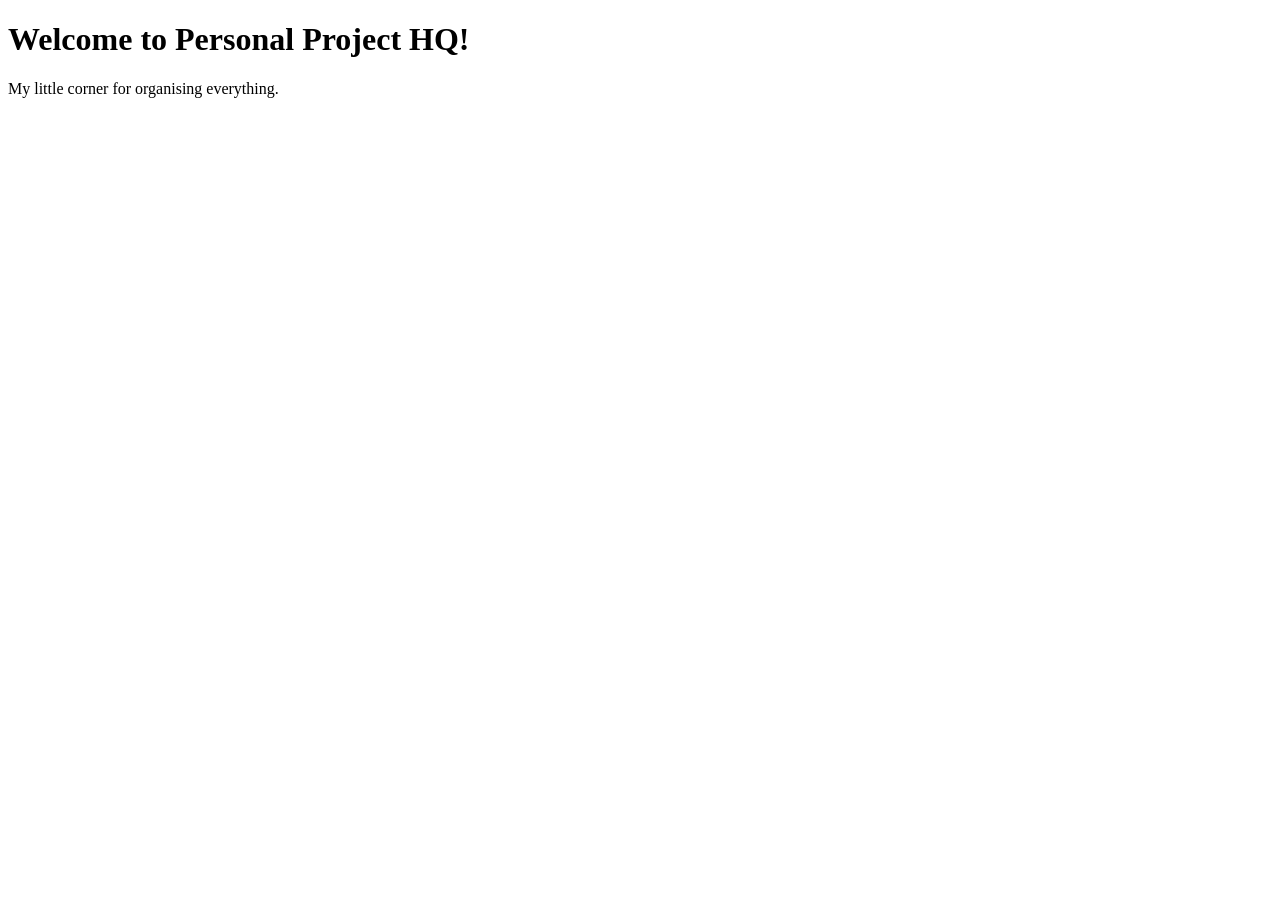
<file: Index.html>
<!DOCTYPE html>

<html lang="en">

<head>

  <meta charset="UTF-8">

  <meta name="viewport"

        content="width=device-width, initial-scale=1">

  <title>Personal Project HQ</title>

</head>

<body>

  <h1>Welcome to Personal Project HQ!</h1>

  <p>My little corner for organising everything.</p>

</body>

</html>
</file>
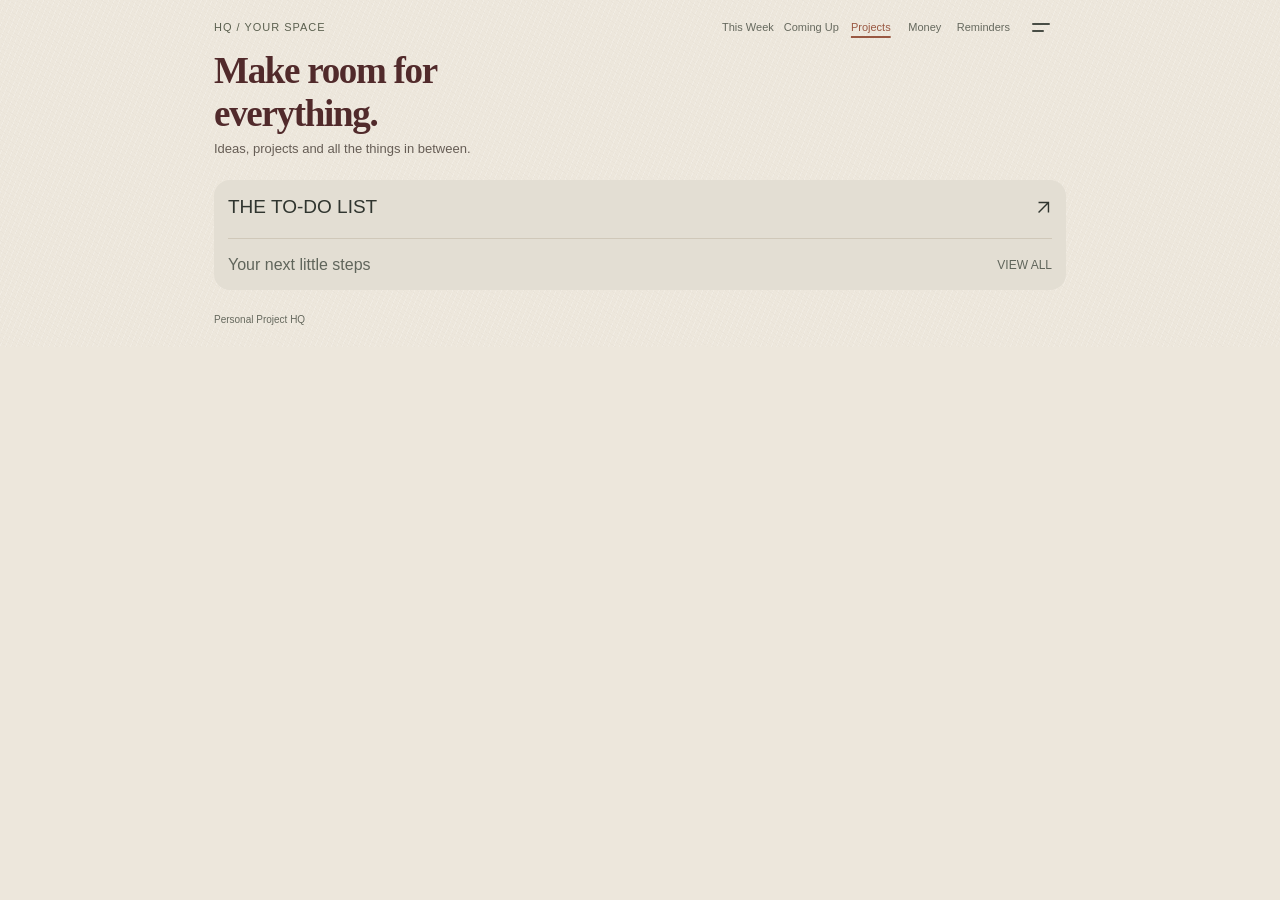
<file: preview/index.html>
<!DOCTYPE html>
<html lang="en">
<head>
  <meta charset="UTF-8">
  <meta name="viewport" content="width=device-width, initial-scale=1">
  <meta name="theme-color" content="#23382E">
  <meta name="apple-mobile-web-app-capable" content="yes">
  <meta name="apple-mobile-web-app-title" content="Project HQ">
  <meta name="apple-mobile-web-app-status-bar-style" content="default">
  <link rel="manifest" href="../manifest.webmanifest">
  <link rel="apple-touch-icon" sizes="180x180" href="../images/apple-touch-icon.png">
  <link rel="icon" type="image/png" sizes="192x192" href="../images/app-icon-192.png">
  
  <meta name="description" content="A little space for your big ideas. Organise projects and make room for what matters.">
  <title>Preview · Personal Project HQ</title>
  <link rel="stylesheet" href="./js/project-pages.css?v=20261029-delete1">
  <link rel="stylesheet" href="../js/source-library.css?v=20261026-uploads">
  <link rel="stylesheet" href="../js/coming-up.css?v=20261027-compact-live1">
  <style>
    :root { color-scheme:light; --paper:#F4F1EB; --ink:#242923; --muted:#686b62; --line:#c9c7bc; }
    * { box-sizing:border-box; }
    [hidden] { display:none !important; }
    body { margin:0; background:var(--paper); color:var(--ink); font-family:Arial,Helvetica,sans-serif; -webkit-font-smoothing:antialiased; }
    button,input,select { font:inherit; }
    button { cursor:pointer; }
    button:disabled { opacity:.6; cursor:wait; }
    button,input,select { min-height:44px; }
    :focus-visible { outline:3px solid #a87645; outline-offset:4px; }
    #weekHeading:focus { outline:none; }
    main { max-width:900px; padding:0 24px; margin:auto; }
    .masthead { display:flex; justify-content:space-between; align-items:center; padding:12px 0 9px; gap:16px; }
    .wordmark { font-size:13px; font-weight:500; color:#484d45; }
    .menu-button { display:grid; align-content:center; gap:5px; width:44px; padding:10px; background:none; border:0; }
    .menu-button span { height:2px; width:18px; border-radius:2px; background:#484d45; }
    .menu-button span:last-child { width:12px; }
    #accountMenu { text-align:right; margin:0 0 8px; }
    .text-button { padding:8px 0; border:0; background:none; color:inherit; font-size:12px; text-decoration:underline; text-underline-offset:3px; }
    .hero { padding:9px 0 17px; }
    h1 { max-width:500px; font-size:clamp(30px,5vw,46px); font-weight:700; line-height:1.35; letter-spacing:-.035em; margin:0 0 8px; }
    .intro { font-size:15px; line-height:1.5; color:var(--muted); margin:0; }
    .sr-only { position:absolute; width:1px; height:1px; overflow:hidden; clip-path:inset(50%); white-space:nowrap; }
    .project-grid { display:grid; grid-template-columns:repeat(2,minmax(0,1fr)); gap:10px; }
    .project { position:relative; padding:0; border:0; border-radius:16px; overflow:hidden; background:var(--base); color:#f1eee5; display:flex; flex-direction:column; text-align:left; aspect-ratio:.875; }
    .project:hover img { filter:brightness(.9); }
    .project[aria-pressed="true"] { outline:3px solid #767d6e; outline-offset:3px; }
    .project img { position:absolute; top:0; left:0; display:block; width:100%; height:65%; object-fit:cover; flex:0 0 65%; filter:brightness(.84) saturate(.85); }
    .project-bottom { position:absolute; bottom:0; left:0; width:100%; height:35%; display:flex; flex-direction:column; justify-content:center; padding:10px 13px; flex:1; min-height:0; }
    .project-title { display:block; font-size:clamp(17px,2.9vw,26px); font-weight:500; line-height:1.2; letter-spacing:-.035em; }
    .project-note { display:block; color:#c9ccc0; font-size:11px; line-height:1.35; margin-top:8px; text-transform:uppercase; }
    .garden { --base:#20392c; } .books { --base:#47392e; } .christmas { --base:#582f2c; }
    .health { --base:#303d40; } .home { --base:#41452d; } .other { --base:#50404e; }
    .books .project-note { color:#c9bcb0; } .christmas .project-note { color:#d3bab3; } .health .project-note { color:#bdc9cc; } .other .project-note { color:#d1c1cf; }
    #taskPanel { border-radius:16px; margin-top:14px; background:#e7e3d9; padding:0 14px; }
    #taskPanel summary { cursor:pointer; list-style:none; padding:16px 0; }
    #taskPanel summary::-webkit-details-marker { display:none; }
    .todo-title { display:flex; justify-content:space-between; align-items:center; font-size:19px; font-weight:500; gap:15px; }
    .todo-title svg { width:17px; height:17px; flex-shrink:0; }
    .todo-bottom { border-top:1px solid var(--line); margin-top:20px; padding-top:17px; display:flex; justify-content:space-between; align-items:center; gap:8px; font-size:16px; color:#60655b; }
    .todo-bottom span:last-child { font-size:12px; }
    #taskPanel[open] .todo-bottom span:last-child { font-size:0; }
    #taskPanel[open] .todo-bottom span:last-child::after { content:'CLOSE'; font-size:12px; }
    .login-panel { padding:4px 0 20px; }
    h2.editorial { font-size:22px; font-weight:600; margin:8px 0; }
    .small-copy { font-size:13px; line-height:1.6; color:var(--muted); }
    .eyebrow { display:none; }
    label { display:block; font-size:12px; font-weight:500; margin-bottom:6px; }
    input:not([type=checkbox]),select { width:100%; border:1px solid #b8b9ad; border-radius:7px; padding:11px; font-size:16px; color:var(--ink); background:#faf8f3; }
    .login-fields { display:grid; grid-template-columns:1fr 1fr; gap:12px; }
    .primary { border:0; border-radius:7px; background:#283c30; color:#f4f1eb; padding:12px 16px; font-size:13px; }
    #loginForm .primary { margin-top:12px; width:100%; }
    #dashboard { padding:8px 0 10px; }
    .task-header { display:flex; align-items:center; justify-content:space-between; gap:12px; margin:0 0 16px; }
    #taskHeading { margin:0; font-size:20px; font-weight:600; letter-spacing:-.025em; }
    #taskForm { display:grid; grid-template-columns:1fr 2fr auto; gap:10px; align-items:end; padding-bottom:16px; }
    #tasks { list-style:none; padding:0; margin:0; }
    .task { display:flex; align-items:center; gap:10px; padding:12px 0; border-top:1px solid var(--line); }
    .task input { width:22px; height:22px; min-height:22px; flex-shrink:0; accent-color:#344c3a; }
    .task label { flex:1; min-width:0; margin:0; font-size:14px; line-height:1.4; overflow-wrap:anywhere; }
    .task small { display:block; font-size:10px; color:var(--muted); margin-top:3px; }
    .task.done .task-name { text-decoration:line-through; color:var(--muted); }
    .delete { border:0; background:none; padding:8px 0 8px 8px; color:#843f32; font-size:12px; }
    .empty { padding:12px 0; font-size:13px; color:var(--muted); }
    #message { font-size:12px; line-height:1.6; overflow-wrap:anywhere; margin:10px 0 20px; }
    footer { padding:4px 0 22px; color:var(--muted); font-size:10px; }
    @media(max-width:600px) {
      main { padding:0 10px; max-width:480px; }
      .hero { padding:3px 0 11px; }
      h1 { max-width:330px; font-size:30px; line-height:1.35; }
      .intro { font-size:14px; }
      .project-grid { gap:9px; }
      .project-title { font-size:clamp(16px,4.85vw,21px); }
      .project-note { font-size:clamp(9px,2.9vw,12px); margin-top:8px; }
      .project-bottom { padding:10px 13px; }
      .login-fields,#taskForm { grid-template-columns:1fr; }
    }
    @media(max-width:350px) { .project-bottom { padding:8px 10px; } .project-title { font-size:15px; } }
    .header-actions { display:flex; align-items:center; gap:12px; }
    .view-nav { display:flex; gap:12px; }
    .view-nav a { display:flex; align-items:center; min-height:44px; color:var(--muted); font-size:12px; text-decoration:none; }
    .view-nav a[aria-current="page"] { color:#20392c; text-decoration:underline; text-underline-offset:5px; }
    .week-view { padding:6px 0 16px; }
    .week-view h1 { font-size:32px; margin:0; }
    .week-top { display:flex; align-items:center; justify-content:space-between; gap:10px; }
    .week-progress { color:var(--muted); font-size:12px; margin:6px 0 14px; }
    .week-toolbar { display:flex; align-items:center; gap:8px; margin:10px 0 16px; }
    #weekRange { flex:1; font-size:14px; font-weight:500; text-align:center; }
    .week-arrow,.week-today,.day-add,.week-edit,.editor-cancel { border:0; border-radius:8px; background:#e7e3d9; color:#20392c; padding:8px 12px; }
    .week-arrow { width:44px; font-size:20px; }
    .week-today { font-size:12px; }
    .week-days { border:1px solid var(--line); border-radius:16px; overflow:hidden; }
    .week-day { display:grid; grid-template-columns:112px minmax(0,1fr) 44px; align-items:start; gap:8px; padding:10px 12px; min-height:72px; background:#faf8f3; }
    .week-day + .week-day { border-top:1px solid var(--line); }
    .week-day.is-today { background:#e8ece3; box-shadow:inset 3px 0 #20392c; }
    .week-day h3 { font-size:13px; font-weight:500; margin:7px 0; line-height:1.4; }
    .week-day time small { display:block; font-size:11px; color:var(--muted); font-weight:400; margin-top:3px; }
    .day-content { min-width:0; }
    .day-empty { font-size:12px; color:var(--muted); margin:12px 0; }
    .day-tasks { list-style:none; padding:0; margin:0; }
    .week-task { display:flex; align-items:center; gap:4px; min-height:44px; }
    .week-check { display:flex; align-items:center; gap:8px; flex:1; min-width:0; min-height:44px; margin:0; font-size:14px; line-height:1.35; }
    .week-check input { flex-shrink:0; width:20px; height:20px; min-height:20px; accent-color:#20392c; }
    .week-check span { overflow-wrap:anywhere; }
    .week-task.done .week-check span { text-decoration:line-through; color:var(--muted); }
    .week-edit { background:transparent; min-width:44px; font-size:11px; padding:8px; }
    .day-add { background:transparent; font-size:22px; width:44px; }
    .schedule-button { border:0; background:none; color:#20392c; padding:8px 0 8px 8px; font-size:12px; }
    .task-actions { display:flex; flex-wrap:wrap; justify-content:flex-end; max-width:100px; }
    .task-editor { width:calc(100% - 28px); max-width:420px; max-height:90dvh; overflow:auto; border:1px solid var(--line); border-radius:16px; background:var(--paper); color:var(--ink); padding:22px; }
    .task-editor::backdrop { background:#24292380; }
    .task-editor h2 { font-size:24px; margin:0 0 20px; }
    .task-editor form > div { margin-bottom:14px; }
    .task-editor input,.task-editor select { min-width:0; max-width:100%; }
    .editor-actions { display:flex; gap:8px; align-items:center; flex-wrap:wrap; }
    .editor-actions .delete { margin-left:auto; }
    .editor-hint { font-size:12px; line-height:1.5; color:var(--muted); }
    .editor-error { color:#843f32; font-size:13px; overflow-wrap:anywhere; }
    @media(max-width:600px) {
      .week-day { grid-template-columns:70px minmax(0,1fr) 44px; gap:4px; padding:6px 8px; min-height:58px; }
      .day-add { width:44px; padding:8px; }
      .week-toolbar { gap:4px; }
      .week-check { font-size:13px; gap:5px; }
      .week-edit { padding:6px; }
    }
    .week-tools { display:flex; justify-content:space-between; align-items:center; gap:8px; margin:4px 0 10px; font-size:12px; }
    .week-tools a { display:flex; align-items:center; min-height:44px; color:#20392c; text-underline-offset:3px; }
    #skippedControl { display:flex; align-items:center; gap:5px; margin:0; min-height:44px; }
    #skippedControl input { width:16px; min-height:16px; accent-color:#20392c; }
    .repeat-icon { color:#686b62; font-size:14px; flex-shrink:0; }
    .drag-handle { touch-action:none; user-select:none; -webkit-user-select:none; -webkit-touch-callout:none; background:transparent; border:0; color:#686b62; padding:0; min-width:44px; min-height:44px; cursor:grab; font-size:19px; }
    .week-task { -webkit-touch-callout:none; -webkit-user-select:none; user-select:none; }
    .is-dragging { opacity:.35; }
    .drag-preview { position:fixed; z-index:1000; pointer-events:none; margin:0; padding:6px; border-radius:8px; background:var(--paper); box-shadow:0 8px 22px #24292330; will-change:transform; }
    .day-tasks { position:relative; }
    .drop-end .day-tasks::after { content:''; display:block; height:2px; background:#20392c; position:absolute; left:0; right:0; bottom:-2px; }
    .week-day.drop-target { box-shadow:inset 0 0 0 2px #879880; }
    .drop-before { box-shadow:inset 0 2px #20392c; }
    .week-task.is-skipped { color:var(--muted); font-size:12px; justify-content:space-between; }
    .routine-list { list-style:none; padding:0; margin:18px 0; }
    .routine-row { padding:14px; border:1px solid var(--line); border-radius:12px; margin-bottom:10px; background:#faf8f3; }
    .routine-row strong { font-size:15px; font-weight:500; overflow-wrap:anywhere; }
    .routine-row p { font-size:12px; line-height:1.6; color:var(--muted); margin:6px 0; }
    .routine-actions { display:flex; gap:6px; }
    fieldset { border:1px solid var(--line); border-radius:8px; padding:10px; margin:0 0 14px; min-width:0; }
    legend { font-size:12px; padding:0 4px; }
    .weekday-options { display:flex; flex-wrap:wrap; gap:6px; }
    .weekday-options label { display:flex; align-items:center; gap:4px; min-height:44px; margin:0; padding:4px; }
    .weekday-options input { width:18px; min-height:18px; accent-color:#20392c; }
    @media(max-width:600px) {
      .week-task { column-gap:0; }
      .week-task > .week-edit { margin-left:auto; padding:3px 6px; }
      .week-day h3 { font-size:12px; }
      .week-day time small { font-size:10px; }
      #routinesHeading { font-size:27px; }
    }
    .week-tools { flex-wrap:wrap; }
    .day-meals { margin:3px 0 5px; padding:5px 7px; border-radius:7px; background:#FAF9F6; box-shadow:inset 0 0 0 1px #D8D3C9; font-size:11px; line-height:1.4; }
    .day-meals > div { display:flex; gap:5px; }
    .day-meals dt { display:flex; align-items:center; gap:3px; color:#686b62; width:49px; flex-shrink:0; }
    .day-meals dd { margin:0; color:#53544f; overflow-wrap:anywhere; min-width:0; }
    .meal-symbol { display:inline-block; width:12px; flex-shrink:0; text-align:center; font-size:13px; line-height:1; }
    .meal-feature { margin:10px 0 4px; padding:19px 20px 17px; border-radius:15px; background:#23382E; color:#FAF9F6; }
    .meal-feature .feature-eyebrow { margin:0 0 9px; font-size:9px; font-weight:500; letter-spacing:.15em; color:#e0e3d9; }
    .meal-feature h2 { max-width:360px; margin:0; font-size:23px; line-height:1.25; letter-spacing:-.025em; font-weight:500; }
    #mealRange { margin:11px 0 0; font-size:12px; line-height:1.4; color:#e0e3d9; }
    .meal-section-heading { display:flex; flex-wrap:wrap; align-items:center; justify-content:space-between; gap:4px 10px; margin:12px 0 8px; }
    .meal-section-heading h2 { margin:0; font-size:18px; font-weight:500; letter-spacing:-.02em; }
    #mealPlanned { margin:0; font-size:11px; color:var(--muted); }
    #mealView .meal-navigation { display:flex; flex-wrap:wrap; align-items:center; gap:4px 10px; margin:4px 0; }
    #mealView .week-toolbar { flex:1; min-width:235px; margin:0; gap:4px; justify-content:space-between; }
    #mealView .week-arrow { background:transparent; }
    #mealCurrent { background:transparent; padding:8px; font-size:11px; white-space:nowrap; }
    #mealStatus { margin:3px 0 9px; }
    .meal-days { display:grid; gap:7px; margin:0 0 12px; }
    .meal-day { padding:9px 10px; background:#FAF9F6; border:1px solid #D8D3C9; border-radius:13px; display:grid; grid-template-columns:minmax(0,1fr) minmax(0,1fr); gap:6px 10px; }
    .meal-day h2 { grid-column:1 / -1; font-size:13px; font-weight:500; margin:0 0 1px; }
    .meal-day > div { min-width:0; }
    .meal-day label { display:flex; align-items:center; gap:4px; color:#686b62; font-size:11px; margin-bottom:4px; }
    .meal-day input { min-width:0; padding:9px; background:#F2EFE8; border-color:#D8D3C9; }
    #mealView .primary { background:#23382E; }
    #mealView .week-arrow,#mealView .week-today { color:#23382E; }
    #mealView .meal-symbol { color:#77776f; }
    #mealSave { width:100%; }
    #mealError:empty { display:none; }
    .shopping-section { margin:24px 0 12px; }
    .shopping-heading { display:flex; flex-wrap:wrap; justify-content:space-between; align-items:center; gap:4px 12px; }
    .shopping-section h2 { display:flex; align-items:center; gap:8px; font-size:21px; margin:0; font-weight:500; }
    .basket-icon { width:19px; height:19px; color:#77776f; flex-shrink:0; }
    #shoppingProgress { font-size:11px; color:var(--muted); margin:0; }
    #shoppingForm { display:flex; gap:8px; }
    #shoppingText { min-width:0; flex:1; }
    #shoppingItems { list-style:none; margin:12px 0 0; padding:0; }
    .shopping-item { display:flex; gap:8px; align-items:center; border-bottom:1px solid #D8D3C9; padding:4px 0; }
    .shopping-item label { min-height:44px; display:flex; align-items:center; gap:12px; flex:1; min-width:0; margin:0; font-size:16px; }
    .shopping-item input { width:22px; height:22px; min-height:22px; accent-color:#23382E; flex-shrink:0; }
    .shopping-item span { overflow-wrap:anywhere; }
    .shopping-item.is-bought span { text-decoration:line-through; text-decoration-color:#a29e96; color:#6f706a; }
    .shopping-item .delete { min-width:52px; min-height:44px; color:#6f706a; font-size:11px; }
    .shopping-item .delete:hover,.shopping-item .delete:focus-visible { color:var(--ink); }
    @media(max-width:600px) { #mealHeading { font-size:27px; } .meal-day { padding:9px 10px; } #mealView .meal-navigation { gap:0; } }
    #moneyHeading { font-size:30px; margin:0; }
    #moneyHeading:focus { outline:none; }
    .money-tabs { display:flex; flex-wrap:wrap; gap:12px; margin:8px 0 12px; }
    .money-tabs a { display:flex; align-items:center; min-height:44px; font-size:12px; color:var(--muted); text-underline-offset:5px; text-decoration:none; }
    .money-tabs a[aria-current="page"] { color:#23382E; text-decoration:underline; }
    .money-feature { border-radius:15px; background:#23382E; color:#FAF9F6; padding:20px; }
    .money-eyebrow { margin:0 0 13px; font-size:9px; letter-spacing:.15em; }
    .money-balance-label { font-size:13px; margin:0 0 5px; }
    .money-balance { display:block; font-size:clamp(28px,6vw,38px); font-weight:500; line-height:1.2; letter-spacing:-.03em; overflow-wrap:anywhere; }
    .money-opening { font-size:11px; color:#e0e3d9; margin:12px 0 0; }
    #moneyView .primary { background:#23382E; }
    #moneyView h2 { font-size:19px; font-weight:500; margin:18px 0 8px; }
    .money-metrics { display:grid; grid-template-columns:repeat(2,minmax(0,1fr)); gap:8px; margin:12px 0 22px; }
    .money-metrics > div,.money-purchase { background:#FAF9F6; border:1px solid #D8D3C9; border-radius:12px; padding:13px; min-width:0; }
    .money-metrics dt { color:var(--muted); font-size:11px; line-height:1.4; }
    .money-metrics dd { font-size:20px; margin:7px 0 0; overflow-wrap:anywhere; }
    .money-list,.money-projects { list-style:none; padding:0; margin:0 0 18px; }
    .money-entry { display:flex; align-items:center; gap:10px; padding:12px 0; border-bottom:1px solid #D8D3C9; font-size:13px; }
    .money-entry > div { flex:1; min-width:0; overflow-wrap:anywhere; }
    .money-entry strong { font-weight:500; }
    .money-entry small { display:block; color:var(--muted); font-size:11px; line-height:1.5; margin-top:4px; }
    .money-amount { font-variant-numeric:tabular-nums; overflow-wrap:anywhere; max-width:45%; }
    .money-projects { display:grid; grid-template-columns:repeat(2,minmax(0,1fr)); gap:8px; }
    .money-project { width:100%; background:#FAF9F6; border:1px solid #D8D3C9; border-radius:10px; text-align:left; padding:12px; color:var(--ink); min-height:64px; }
    .money-project strong { display:block; font-size:13px; font-weight:500; overflow-wrap:anywhere; }
    .money-project span { display:block; font-size:11px; color:var(--muted); margin-top:6px; overflow-wrap:anywhere; }
    .money-section-top { display:flex; flex-wrap:wrap; align-items:center; justify-content:space-between; gap:8px; margin:16px 0 8px; }
    #moneyView .money-section-top h2 { margin:0; }
    .money-filters { display:grid; grid-template-columns:repeat(2,minmax(0,1fr)); gap:8px; margin:14px 0; }
    .money-filters > div { min-width:0; }
    .money-filters select { min-width:0; }
    .money-purchase { margin-bottom:10px; }
    .money-purchase-top { display:flex; justify-content:space-between; align-items:start; gap:12px; }
    .money-purchase-top h3 { font-size:16px; font-weight:500; margin:0; min-width:0; overflow-wrap:anywhere; }
    .money-purchase-top strong { font-size:15px; font-weight:500; max-width:50%; overflow-wrap:anywhere; }
    .money-notes { font-size:13px; line-height:1.5; white-space:pre-wrap; overflow-wrap:anywhere; }
    .money-actions { display:flex; flex-wrap:wrap; gap:14px; }
    #moneyError:empty { display:none; }
    #moneyEditor textarea { width:100%; min-height:85px; border:1px solid #D8D3C9; border-radius:7px; padding:11px; font:inherit; font-size:16px; background:#FAF9F6; color:var(--ink); }
    #moneyEditor input,#moneyEditor select { min-width:0; }
    @media(max-width:380px) { .masthead { gap:8px; } .header-actions { gap:6px; } .view-nav { gap:8px; } .view-nav a { font-size:11px; } }
  </style>
  <link rel="stylesheet" href="../js/reminders.css?v=20261027-compact-live1">
  <link rel="stylesheet" href="../js/design-refresh.css?v=20261027-compact-live1">

<style id="weeklyJournalPreview">
/* Weekly journal redesign — preview only */
#weekView .week-top{margin-bottom:12px}
#weekView .week-days{gap:12px}
#weekView .week-day{background:#fffcf6;border:1px solid #e3ded1;border-radius:18px;box-shadow:0 3px 14px #423d3010;padding:15px;gap:10px}
#weekView .week-day.is-today{background:#e9eee4;border-color:#c8d4c1}
#weekView .week-day h3 time span{color:#334b3b;font-weight:650}
#weekView .week-day h3 time small{color:#71816d}
#weekView .week-task{border-bottom:1px solid #e7e4dc;padding:10px 2px;min-height:48px;gap:8px;touch-action:pan-y}
#weekView .week-task.done{opacity:.62}
#weekView .week-task .week-check{flex:1;min-width:0;display:flex;align-items:center;gap:12px}
#weekView .week-task .week-check span[role=button]{cursor:pointer;flex:1;min-width:0}
#weekView .week-task .week-check span[role=button]:focus-visible{outline:2px solid #688069;border-radius:4px}
#weekView .week-task .drag-handle{position:absolute;width:1px;height:1px;overflow:hidden;opacity:0;pointer-events:none}
#weekView .day-events{background:#f0f1e9;border-radius:12px;padding:10px}
#weekView .day-events-heading{font-size:11px;letter-spacing:.09em;text-transform:uppercase;color:#60745f}
#weekView .day-add{border-radius:12px;color:#506d52}
#weekView .week-day.is-collapsed{padding:10px 15px;min-height:54px}
#weekView .week-day-toggle{min-height:38px}

/* Compact mobile journal cards: content flows beneath the day heading. */
@media(max-width:700px){
 #weekView .week-day:not(.is-collapsed){grid-template-columns:minmax(0,1fr) auto auto!important;grid-template-rows:auto auto!important;align-items:start;column-gap:8px;row-gap:8px;padding:12px 14px;min-height:0}
 #weekView .week-day:not(.is-collapsed)>h3{grid-column:1!important;grid-row:1!important;margin:0;align-self:center}
 #weekView .week-day:not(.is-collapsed)>.week-day-toggle{grid-column:2!important;grid-row:1!important;min-height:32px;padding:0 3px;align-self:center}
 #weekView .week-day:not(.is-collapsed)>.day-add{grid-column:3!important;grid-row:1!important;align-self:center;min-height:32px;padding:0 4px}
 #weekView .week-day:not(.is-collapsed)>.day-content{grid-column:1/-1!important;grid-row:2!important;display:block!important;min-width:0;padding:0!important;margin:0!important}
 #weekView .day-events-heading{margin:5px 0 6px}
 #weekView .day-events{margin:0 0 8px;padding:7px 10px}
 #weekView .week-event{padding:6px 8px;min-height:0}
 #weekView .day-empty{margin:6px 0;font-size:12px}
 #weekView .week-task{padding:7px 2px;min-height:44px}
 #weekView .day-tasks{margin:0;padding:0}
}

/* Keep long Someday idea titles comfortably sized on iPhone. */
#weekView .week-someday-picker{min-width:0}
/* iOS Safari zooms the entire page when a select has font-size below 16px. */
#weekView #weekIdeaChoice{font-size:16px!important;line-height:1.25;min-width:0;max-width:100%;text-overflow:ellipsis}
@media(max-width:600px){
  #weekView .week-someday-picker select{font-size:16px!important;transform:scale(.82);transform-origin:left center;width:121.95%;max-width:none;}
  #weekView .week-someday-picker>div{min-width:0;overflow:hidden}
}

@media(max-width:700px){
#weekView .week-days{gap:5px}
#weekView .week-day:not(.is-collapsed){padding:9px 11px;row-gap:3px;border-radius:14px}
#weekView .day-events-heading{margin:2px 0 3px;font-size:10px}
#weekView .day-events{padding:3px 7px;margin:0 0 3px;border-radius:9px}
#weekView .week-event{padding:3px 6px;min-height:0;line-height:1.2}
#weekView .week-task{padding:3px 1px;min-height:35px;line-height:1.3}
#weekView .day-empty{margin:2px 0;font-size:11px}
}

/* Compact week v3: match the original planner's information density. */
@media(max-width:700px){
 #weekView .week-day:not(.is-collapsed){padding:7px 10px!important;row-gap:0!important;column-gap:4px!important}
 #weekView .week-day:not(.is-collapsed)>h3{margin:0!important;padding:0!important;line-height:1.15!important}
 #weekView .week-day:not(.is-collapsed)>.day-content{padding:0!important;margin:0!important;line-height:1.25!important}
 #weekView .day-events-heading{margin:0 0 2px!important;padding:0!important;line-height:1.15!important}
 #weekView .day-events{padding:2px 6px!important;margin:0 0 3px!important}
 #weekView .day-events li{margin:0!important;padding:0!important}
 #weekView .week-event{padding:3px 6px!important;margin:0!important;min-height:0!important;line-height:1.2!important}
 #weekView .week-event strong,#weekView .week-event small{margin:0!important;line-height:1.2!important}
 #weekView .week-task{min-height:35px!important;padding:2px 0!important;margin:0!important}
 #weekView .week-check{min-height:35px!important;padding:0!important;margin:0!important}
 #weekView .day-empty{margin:2px 0!important;padding:0!important}
 #weekView .week-day:not(.is-collapsed)>.week-day-toggle{min-height:28px!important}
 #weekView .week-day:not(.is-collapsed)>.day-add{min-height:28px!important}
}

/* Tighter spacing between task rows, without shrinking the tap target. */
@media(max-width:700px){
 #weekView .day-tasks .week-task{min-height:34px!important;padding:0 1px!important;border-bottom-color:#e7e4dc}
 #weekView .day-tasks .week-check{min-height:34px!important}
 #weekView .day-tasks .week-task:last-child{border-bottom:0}
}

/* Give the date a little breathing room before the event heading. */
@media(max-width:700px){
 #weekView .week-day:not(.is-collapsed) .day-events-heading{margin-top:9px!important}
}

/* Space the entire event section below the date; h4 margins can collapse. */
@media(max-width:700px){
 #weekView .week-day:not(.is-collapsed)>.day-content{padding-top:12px!important}
 #weekView .week-day:not(.is-collapsed) .day-events-heading{margin-top:0!important}
}

/* Compact journal header; preview only. */
#weekView .week-top{margin:0 0 8px;align-items:center}
#weekView .week-heading-group{display:flex;flex-direction:column;gap:3px;min-width:0}
#weekView .week-eyebrow{font-size:10px;letter-spacing:.12em;color:#788471;font-weight:600}
#weekView #weekHeading{font-size:25px;line-height:1.1;letter-spacing:-.025em;color:#304537}
#weekView .week-today{padding:9px 12px;min-height:36px;border-radius:10px;background:#e7e9de;font-size:12px;color:#435c47}
#weekView .week-toolbar{margin:4px 0 8px;gap:8px}
#weekView .week-arrow{width:36px;min-width:36px;height:36px;min-height:36px;padding:2px;border-radius:10px;background:#e9e6dd}
#weekView #weekRange{font-size:14px;color:#344738}
#weekView .week-tools{margin:0 0 6px}
#weekView .week-tools a{min-height:32px}
#weekView .week-someday{margin:5px 0 8px;padding:8px 11px;border-radius:12px;background:#e9ebe3}
#weekView .week-someday summary{font-size:13px;min-height:26px;display:list-item}
#weekView #weekProgress{display:none!important}
@media(max-width:600px){#weekView .week-top{margin-bottom:6px}#weekView #weekHeading{font-size:24px}#weekView .week-toolbar{margin-bottom:6px}}

/* Rich accent controls, with a compact Someday row. Preview only. */
#weekView #currentWeek.week-today{
 background:#813F36!important;color:#FFF9F1!important;border:1px solid #813F36!important;
 border-radius:11px;padding:8px 12px;min-height:36px;font-weight:600;
}
#weekView #currentWeek.week-today:focus-visible,
#weekView #weekSomeday summary:focus-visible{outline:3px solid #CBAE8D;outline-offset:3px}
#weekView #weekSomeday.week-someday{
 background:#284737!important;color:#FFF9F1!important;border:1px solid #284737!important;
 padding:3px 11px!important;margin:5px 0 8px!important;border-radius:11px!important;
}
#weekView #weekSomeday summary{
 color:#FFF9F1!important;min-height:30px!important;padding:3px 0!important;
 display:list-item!important;font-size:13px!important;line-height:1.25!important;
 cursor:pointer;
}
#weekView #weekSomeday[open]{padding-bottom:11px!important}
#weekView #weekSomeday[open] .week-someday-picker,
#weekView #weekSomeday[open] .editor-hint{color:#FFF9F1}
#weekView #weekSomeday[open] label{color:#FFF9F1}

/* Unified forest-green accents and vertically centred Someday label. */
#weekView #currentWeek.week-today{
 background:#284737!important;border-color:#284737!important;color:#FFF9F1!important;
}
#weekView #weekSomeday.week-someday:not([open]){
 display:flex!important;align-items:center!important;min-height:43px!important;
 padding:0 11px!important;
}
#weekView #weekSomeday.week-someday:not([open])>summary{
 display:flex!important;align-items:center!important;min-height:43px!important;
 width:100%;padding:0!important;margin:0!important;line-height:1.25!important;
 list-style:none;
}
#weekView #weekSomeday.week-someday:not([open])>summary::-webkit-details-marker{display:none}
#weekView #weekSomeday.week-someday:not([open])>summary::before{
 content:"";display:inline-block;flex:0 0 auto;margin-right:9px;
 border-top:6px solid transparent;border-bottom:6px solid transparent;
 border-left:8px solid #FFF9F1;
}
#weekView #weekSomeday.week-someday[open]>summary{
 display:flex!important;align-items:center!important;min-height:36px!important;
 list-style:none;
}
#weekView #weekSomeday.week-someday[open]>summary::-webkit-details-marker{display:none}
#weekView #weekSomeday.week-someday[open]>summary::before{
 content:"";display:inline-block;flex:0 0 auto;margin-right:9px;
 border-left:6px solid transparent;border-right:6px solid transparent;
 border-top:8px solid #FFF9F1;
}

/* Restore separation between Someday title and its existing idea count. */
#weekView #weekSomeday summary #weekSomedayCount{margin-left:7px!important;font-size:.9em;opacity:.82}
#weekView #weekSomeday summary #weekSomedayCount::before{content:"("}
#weekView #weekSomeday summary #weekSomedayCount::after{content:")"}

/* Companion page refinement — preview only; no behaviour changes. */
#comingView .coming-feature,#remindersView .coming-feature{
 padding:15px 18px!important;border-radius:18px!important;margin:0 0 12px!important;
}
#comingView .coming-feature h1,#remindersView .coming-feature h1{font-size:27px!important;line-height:1.15!important;margin:4px 0!important}
#comingView .coming-feature p,#remindersView .coming-feature p{font-size:13px!important;line-height:1.35!important;margin:3px 0!important}
#comingView .coming-feature p:first-child,#remindersView .coming-feature p:first-child{font-size:10px!important;letter-spacing:.12em!important}
#comingView .coming-toolbar,#remindersView .coming-toolbar{margin:7px 0 10px!important;padding-bottom:7px!important;gap:8px}
#comingView .coming-ideas,#comingView .coming-overdue{padding:10px 12px!important;margin:7px 0 10px!important;border-radius:14px!important}
#comingView .coming-ideas summary,#comingView .coming-overdue summary{font-size:16px!important;line-height:1.35!important}
#comingView .coming-list,#remindersView .coming-list{gap:7px!important}
#comingView .coming-list>li,#remindersView .coming-list>li{padding:11px 13px!important;border-radius:13px!important;margin-bottom:6px!important}
#comingView .coming-list h3,#remindersView .coming-list h3{font-size:17px!important;line-height:1.3!important}
#comingView .coming-list .coming-actions,#remindersView .coming-list .coming-actions{margin-top:5px!important;gap:12px!important}
#comingView h2,#remindersView h2{font-size:19px!important;margin:10px 0 7px!important}
#remindersView .reminder-attention{margin-top:8px!important}
#remindersView .reminder-attention h2{font-size:19px!important}
#remindersView details{border-radius:13px!important}
#moneyView #moneyHeading{font-size:28px!important;line-height:1.2!important;margin:0 0 10px!important}
#moneyView .money-tabs{margin:4px 0 10px!important;gap:15px}
#moneyView .money-feature{padding:16px 18px!important;border-radius:18px!important;margin:9px 0!important}
#moneyView .money-feature .money-eyebrow{font-size:10px!important;letter-spacing:.12em!important}
#moneyView .money-balance{font-size:30px!important;line-height:1.2!important}
#moneyView .money-metrics{gap:8px!important;margin:9px 0!important}
#moneyView .money-metrics>div{padding:10px 12px!important;border-radius:13px!important}
#moneyView .money-metrics dt{font-size:12px!important}
#moneyView .money-metrics dd{font-size:19px!important}
#moneyView h2{font-size:19px!important;margin:12px 0 7px!important}
#moneyView .money-projects{gap:8px!important}
#moneyView .money-projects>li{padding:10px 12px!important;border-radius:13px!important}
#moneyView .money-actions{margin:6px 0!important}
#moneyView .money-list>li{padding:10px 12px!important;border-radius:13px!important;margin-bottom:6px!important}
@media(max-width:700px){
 #comingView .coming-feature,#remindersView .coming-feature{padding:13px 15px!important}
 #comingView .coming-list>li,#remindersView .coming-list>li{padding:9px 11px!important}
 #moneyView .money-feature{padding:13px 15px!important}
 #moneyView .money-metrics>div{padding:9px 10px!important}
}

/* Coming Up: target the actual rendered card classes, not list items. */
#comingView .coming-feature{
 padding:12px 15px!important;margin-bottom:7px!important;border-radius:16px!important;
}
#comingView .coming-feature>p:first-child{font-size:9px!important;margin:0 0 3px!important}
#comingView #comingHeading{font-size:24px!important;margin:0 0 3px!important}
#comingView .coming-feature>p:last-child{font-size:12px!important;margin:0!important}
#comingView .coming-toolbar{margin:0 0 7px!important;padding:0 0 4px!important}
#comingView .coming-ideas{padding:0 10px 4px!important;margin:6px 0 8px!important}
#comingView .coming-ideas>summary{min-height:38px!important;padding:8px 0!important;font-size:14px!important}
#comingView .coming-card{
 padding:8px 11px 2px!important;margin:0 0 5px!important;
 border-radius:12px!important;
}
#comingView .coming-card h3{font-size:15px!important;margin:1px 0!important}
#comingView .coming-date{font-size:11px!important}
#comingView .coming-kind{font-size:11px!important;margin:1px 0!important}
#comingView .coming-actions{margin:0!important;gap:7px!important}
#comingView .coming-control{min-height:35px!important;padding:4px 5px!important;font-size:12px!important}
#comingView .coming-month h2{font-size:18px!important;margin:10px 0 6px!important}
#comingView #comingAddIdea{min-height:36px!important;padding:4px 5px!important}
#comingView .coming-list{margin:0!important;padding:0!important}

/* Coming Up editorial redesign v2: visibly distinct from former green hero. */
#comingView .coming-feature{
 background:transparent!important;color:var(--ink)!important;border-radius:0!important;
 border-left:4px solid #294b3b!important;padding:2px 0 3px 13px!important;
 margin:4px 0 13px!important;box-shadow:none!important;
}
#comingView .coming-feature>p:first-child{color:#697365!important;font-size:10px!important;letter-spacing:.13em!important;margin:0 0 3px!important}
#comingView #comingHeading{color:#263b30!important;font-size:29px!important;line-height:1.12!important;margin:0 0 2px!important}
#comingView .coming-feature>p:last-child{color:#66695e!important;font-size:12px!important;line-height:1.35!important}
#comingView .coming-toolbar{margin:0 0 8px!important;padding:0 0 4px!important}
#comingView .coming-ideas{background:#e6e9df!important;padding:0 11px 3px!important;border-radius:14px!important}
#comingView .coming-ideas>summary{padding:6px 0!important;min-height:36px!important;font-size:14px!important}
#comingView .coming-card{padding:8px 10px 0!important;margin:0 0 5px!important;border-radius:11px!important}
#comingView .coming-card h3{font-size:15px!important;line-height:1.25!important;margin:1px 0!important}
#comingView .coming-actions{margin:0!important}
#comingView .coming-actions .coming-control{min-height:33px!important}
#comingView .coming-month h2{font-size:17px!important;font-weight:600!important;margin:10px 0 6px!important}
#comingView #comingAddIdea{min-height:34px!important}

/* Coming Up compact card rhythm: actual CSS classes, mobile-safe targets. */
#comingView .coming-ideas{padding:0 10px 1px!important;margin:5px 0 7px!important}
#comingView .coming-ideas>summary{min-height:36px!important;padding:7px 0!important}
#comingView .coming-card{padding:7px 10px 0!important;margin-bottom:4px!important}
#comingView .coming-card-top{gap:3px!important}
#comingView .coming-date{line-height:1.2!important;margin:0!important}
#comingView .coming-card h3{line-height:1.22!important;margin:1px 0!important}
#comingView .coming-kind{line-height:1.2!important;margin:1px 0!important}
#comingView .coming-actions{gap:0 9px!important;margin-top:1px!important}
#comingView .coming-actions .coming-control{
 min-height:32px!important;padding:3px 4px!important;line-height:1.2!important;
}
#comingView .coming-ideas #comingAddIdea{min-height:32px!important;padding:3px 4px!important}
#comingView .coming-section-top{margin:4px 0!important}
#comingView .coming-month h2{margin:7px 0 5px!important}

/* Compact Coming Up cards — replace inherited spacious layout. */
#comingView .coming-card{
 display:block!important;min-height:0!important;height:auto!important;
 padding:9px 12px 5px!important;margin:0 0 5px!important;
}
#comingView .coming-card-top{min-height:0!important;margin:0!important;padding:0!important}
#comingView .coming-card .coming-date{font-size:11px!important;line-height:1.15!important;margin:0 0 2px!important}
#comingView .coming-card h3{font-size:15px!important;line-height:1.2!important;margin:0 0 2px!important}
#comingView .coming-card .coming-kind{font-size:11px!important;line-height:1.15!important;margin:0!important}
#comingView .coming-card .coming-notes{margin:3px 0!important}
#comingView .coming-card .coming-actions{
 display:flex!important;align-items:center!important;min-height:0!important;
 margin:3px 0 0!important;padding:0!important;gap:8px!important;
}
#comingView .coming-card .coming-actions button,
#comingView .coming-card .coming-actions .coming-control{
 min-height:27px!important;height:27px!important;line-height:1!important;
 padding:3px 5px!important;margin-top:0!important;margin-bottom:0!important;
 font-size:11px!important;
}
#comingView #comingSomeday{padding:0 10px 3px!important}
#comingView #comingSomeday>summary{padding:5px 0!important;min-height:32px!important;font-size:13px!important}
#comingView #comingSomeday #comingAddIdea{height:29px!important;min-height:29px!important;font-size:11px!important}
#comingView .coming-month{margin:0!important;padding:0!important}
#comingView .coming-month h2{margin:8px 0 5px!important;font-size:17px!important}

/* Money dashboard quick movement actions */
#moneyView .money-quick-movements{display:flex;gap:9px;flex-wrap:wrap;margin-top:12px}
#moneyView .money-quick-movements button{
 min-height:32px;padding:5px 10px;border:1px solid #d8e0d5;
 border-radius:9px;background:#f6f5ef;color:#254333;
 font:inherit;font-size:12px;font-weight:650;cursor:pointer;
}
#moneyView .money-quick-movements button:active{background:#e4eadd}
</style>
  <link rel="stylesheet" href="./js/planner-refresh.css?v=20261029-finalpass1">
</head>
<body>
<main>
  <header class="masthead">
    <div class="wordmark">HQ / YOUR SPACE</div>
    <div class="header-actions"><nav class="view-nav" aria-label="Main navigation"><a id="weekLink" href="#week">This Week</a><a id="comingLink" href="#coming">Coming Up</a><a id="homeLink" href="#projects" aria-current="page">Projects</a><a id="moneyLink" href="#money">Money</a><a id="remindersLink" href="#reminders">Reminders</a></nav>
    <button id="menuToggle" class="menu-button" aria-label="Account menu" aria-controls="accountMenu" aria-expanded="false"><span></span><span></span></button></div>
  </header>
  <nav id="accountMenu" aria-label="Account" hidden><button id="showLogin" class="text-button">Sign in</button><button id="logout" class="text-button" hidden>Sign out</button></nav>
  <div id="homeView">
  <section class="hero" aria-labelledby="pageTitle">
    <h1 id="pageTitle">Make room for<br>everything.</h1>
    <p class="intro">Ideas, projects and all the things in between.</p>
  </section>
  <section aria-labelledby="projectsHeading">
    <h2 id="projectsHeading" class="sr-only">Your projects</h2>
    <div class="project-grid" id="projectGrid"></div>
  </section>
  </div>
  <section id="weekView" class="week-view" aria-labelledby="weekHeading" hidden>
    <div class="week-top"><div class="week-heading-group"><span class="week-eyebrow">YOUR WEEKLY PLANNER</span><h1 id="weekHeading" tabindex="-1">This Week</h1></div><button id="currentWeek" class="week-today">Current week</button></div>
    <div class="week-toolbar"><button id="previousWeek" class="week-arrow" aria-label="Previous week">‹</button><span id="weekRange" aria-live="polite"></span><button id="nextWeek" class="week-arrow" aria-label="Next week">›</button></div>
    <div class="week-tools"><a href="#routines">Manage routines</a><a href="#meals">Meal Planner</a><label id="skippedControl" hidden><input id="includeSkipped" type="checkbox"> Show skipped</label></div>
    <p id="extrasNotice" class="editor-hint" hidden>Routines and saved ordering are not available yet. Your existing tasks still work. <button id="retryExtras" class="text-button">Try again</button></p>
    <p id="weekMealsNotice" class="editor-hint" role="status" hidden></p>
    <p id="weekComingNotice" class="editor-hint" role="status" hidden></p>
    <details id="weekSomeday" class="week-someday"><summary>Someday ideas <span id="weekSomedayCount">0</span></summary><div id="weekSomedayPicker" class="week-someday-picker" hidden><div><label for="weekIdeaChoice">Choose an idea</label><select id="weekIdeaChoice"></select></div><button id="weekIdeaSchedule" class="primary">Schedule…</button></div><p id="weekSomedayEmpty" class="editor-hint">No ideas yet. <a href="#coming">Open Coming Up</a> to keep an idea for later.</p></details>
    <p id="weekProgress" class="week-progress" hidden></p>
    <button id="weekSignIn" class="primary">Sign in to plan</button>
    <div id="weekDays" class="week-days"></div>
  </section>
  <section id="mealView" class="week-view" aria-labelledby="mealHeading" hidden>
    <div class="week-top"><h1 id="mealHeading" tabindex="-1">Meal Planner</h1><a id="backFromMeals" class="text-button" href="#week">Back to week</a></div>
    <section class="meal-feature" aria-labelledby="mealFeatureHeading">
      <p class="feature-eyebrow">YOUR WEEKLY TABLE</p>
      <h2 id="mealFeatureHeading">A little planning, a lot less thinking.</h2>
      <p id="mealRange" aria-live="polite"></p>
    </section>
    <div class="meal-navigation"><div class="week-toolbar"><button id="mealPrevious" class="week-arrow" aria-label="Previous meal week">‹</button><button id="mealCurrent" class="week-today">Current week</button><button id="mealNext" class="week-arrow" aria-label="Next meal week">›</button></div></div>
    <p id="mealStatus" class="editor-hint" role="status" aria-live="polite"></p>
    <p id="mealError" class="editor-error" role="alert"></p><button id="mealRetry" class="text-button" hidden>Try again</button>
    <button id="mealSignIn" class="primary">Sign in to plan</button>
    <div class="meal-section-heading"><h2 id="weeklyMealsHeading">This week’s meals</h2><p id="mealPlanned" role="status" aria-live="polite" hidden></p></div>
    <form id="mealForm" aria-labelledby="weeklyMealsHeading"><div id="mealDays" class="meal-days"></div><button id="mealSave" class="primary">Save meals</button></form>
    <section class="shopping-section" aria-labelledby="shoppingHeading">
      <div class="shopping-heading"><h2 id="shoppingHeading"><svg class="basket-icon" aria-hidden="true" focusable="false" viewBox="0 0 24 24" fill="none" stroke="currentColor" stroke-width="1.5" stroke-linecap="round" stroke-linejoin="round"><path d="m8 9 4-6 4 6M3 9h18l-2 11H5L3 9Zm6 4v3m6-3v3"/></svg>Shopping list</h2><p id="shoppingProgress" role="status" aria-live="polite" hidden></p></div><p class="editor-hint">Your list for this week. Add what you need.</p>
      <form id="shoppingForm"><label class="sr-only" for="shoppingText">Shopping item</label><input id="shoppingText" maxlength="500" required placeholder="Add an item" autocomplete="off"><button id="shoppingAdd" class="primary">Add</button></form>
      <ul id="shoppingItems" aria-label="Weekly shopping items"></ul><p id="shoppingEmpty" class="editor-hint" hidden>No items yet.</p>
    </section>
  </section>
  <section id="projectView" aria-labelledby="projectHeading" hidden>
    <nav class="project-nav" aria-label="Project navigation"><a class="text-button" href="#projects">All projects</a><button id="projectTasks" class="text-button">Project tasks</button></nav>
    <header class="project-feature"><img id="projectPhoto" alt="" width="800" height="600"><div class="project-feature-copy"><p id="projectEyebrow"></p><h1 id="projectHeading" tabindex="-1"></h1><div id="projectOverall" hidden></div></div></header>
    <div class="project-feedback"><p id="projectStatus" class="editor-hint" role="status" aria-live="polite"></p><button id="projectReload" class="text-button" hidden>Reload project</button></div><p id="projectError" class="editor-error" role="alert"></p>
    <div class="project-section-actions"><button id="projectSignIn" class="primary">Sign in to plan</button></div>
    <section id="projectOverview" aria-labelledby="projectSubsectionsHeading"><a id="projectLibrary" class="project-library-entry"><span><strong>Source Library</strong><small>Links, notes, images &amp; files for this project</small></span><svg aria-hidden="true" focusable="false" width="20" height="20" viewBox="0 0 24 24" fill="none" stroke="currentColor" stroke-width="1.4"><path d="M6 18 18 6M6 6h12v12"/></svg></a><div class="project-section-top"><h2 id="projectSubsectionsHeading">Subsections</h2><button id="projectAddSection" class="primary" data-project-focus="add-section" disabled>+ Subsection</button></div><p id="projectEmpty" class="editor-hint" hidden>No subsections yet. Add one to start shaping this project.</p><ul id="projectSectionCards" class="project-section-cards" aria-label="Project subsections"></ul></section>
    <section id="projectSectionPage" hidden><a id="projectBack" class="text-button">Back to project</a><p id="projectSectionMissing" class="editor-hint" hidden>This subsection is no longer here. Return to the project to see your current subsections.</p><div id="projectSectionContent" hidden>
      <div class="project-section-top"><h2 id="projectSectionHeading" tabindex="-1"></h2><div class="project-section-actions"><button id="projectRenameSection" class="project-control">Rename</button><button id="projectDeleteSection" class="project-control">Delete subsection</button></div></div><div id="projectSectionProgress"></div>
      <div class="project-section-top"><h2>Tasks</h2><button id="projectAddMilestone" class="primary" data-project-focus="add-milestone">+ Task</button></div><p id="projectMilestoneEmpty" class="editor-hint" hidden>No tasks yet. Add the steps that will move this subsection forward.</p><ul id="projectMilestones" class="project-milestones" aria-label="Subsection tasks"></ul>
      <aside class="project-future" aria-label="Future sections"><p>A place for the details, in the next stage.</p><span>Notes · coming later</span><span>Sources are in the project-wide Source Library</span><span>Purchases · coming later</span></aside>
    </div></section>
  </section>
  <section id="sourceView" aria-labelledby="sourceHeading" hidden>
    <a id="sourceProjectBack" class="text-button source-parent">Back to project</a>
    <header class="source-feature"><p id="sourceProjectName"></p><h1 id="sourceHeading" tabindex="-1">Source Library</h1><p>A place for the ideas worth keeping.</p></header>
    <div class="source-feedback"><p id="sourceStatus" class="editor-hint" role="status" aria-live="polite"></p><button id="sourceReload" class="text-button" hidden>Reload library</button></div><p id="sourceError" class="editor-error" role="alert"></p><button id="sourceSignIn" class="primary">Sign in to save sources</button><button id="sourceCleanup" class="text-button" hidden>Retry file cleanup</button>
    <section id="sourceCollection" aria-label="Project source collection">
      <div class="source-tools"><div class="source-switch" role="group" aria-label="Library view"><button type="button" data-source-view="gallery" aria-pressed="true">Gallery</button><button type="button" data-source-view="list" aria-pressed="false">List</button></div><button id="sourceAdd" class="primary" disabled>+ Add Source</button></div>
      <div class="source-filters"><div><label for="sourceTypeFilter">Source type</label><select id="sourceTypeFilter"><option value="">All sources</option><option value="link">Website links</option><option value="note">Written notes</option><option value="image">Images / Photographs</option><option value="file">Documents / Files</option></select></div><div><label for="sourceSectionFilter">Subsection</label><select id="sourceSectionFilter"><option value="">All subsections</option><option value="unassigned">No subsection</option></select></div></div>
      <p id="sourceCount" class="source-count" role="status" aria-live="polite"></p><ul id="sourceRows" class="source-rows is-gallery" aria-label="Saved sources"></ul>
      <div id="sourceEmpty" class="source-empty" hidden><h2 id="sourceEmptyTitle"></h2><p id="sourceEmptyCopy"></p><button id="sourceEmptyAdd" class="primary">+ Add Source</button><button id="sourceClearFilters" class="text-button" hidden>Clear filters</button></div>
    </section>
    <section id="sourceDetail" aria-label="Source details" hidden><a id="sourceBackToLibrary" class="text-button source-parent">Back to library</a><p id="sourceMissing" class="editor-hint" hidden>This source is no longer here. Return to the library to see your saved sources.</p>
      <article id="sourceDetailContent" class="source-detail-card" hidden><span id="sourceDetailType" class="source-type"></span><h2 id="sourceDetailTitle"></h2><div class="source-detail-meta"><span id="sourceDetailSection"></span><span id="sourceDetailDate"></span></div><div id="sourceDetailImage" hidden></div><a id="sourceOriginal" target="_blank" rel="noopener noreferrer">Open website <svg aria-hidden="true" focusable="false" width="20" height="20" viewBox="0 0 24 24" fill="none" stroke="currentColor" stroke-width="1.4"><path d="M6 18 18 6M6 6h12v12"/></svg></a><p id="sourceOriginalUrl"></p><p id="sourceDetailDescription" class="source-prose"></p><div id="sourceDetailNotesArea"><h3 id="sourceDetailNotesHeading"></h3><p id="sourceDetailNotes" class="source-prose"></p></div><div id="sourceFileDetails" hidden><p id="sourceFileMetadata" class="editor-hint"></p><p id="sourceFileAccessError" class="editor-error" role="status"></p><div class="source-file-actions"><a id="sourceFileOpen" target="_blank" rel="noopener noreferrer" hidden>Open original</a><a id="sourceFileDownload" target="_blank" rel="noopener noreferrer">Download original</a><button id="sourceRefreshFile" class="text-button">Refresh file access</button></div><p id="sourceFileViewingHint" class="editor-hint"></p></div><div class="source-detail-actions"><button id="sourceEdit" class="primary">Edit source</button><button id="sourceDelete" class="delete">Delete source</button></div></article>
    </section>
  </section>
  <section id="remindersView" aria-labelledby="remindersHeading" hidden>
    <header class="coming-feature"><p>A LITTLE LESS TO REMEMBER</p><h1 id="remindersHeading" tabindex="-1">Reminders</h1><p>A quiet place for what needs your attention.</p></header>
    <details id="pushSettings" class="push-settings">
      <summary>iPhone notifications</summary>
      <p class="editor-hint">Receive a private, generic alert when a reminder becomes due, even with the app closed. New devices receive future reminders only. Repeating reminders advance when you dismiss the current occurrence.</p>
      <p data-push-status role="status" aria-live="polite"></p>
      <div class="coming-actions"><button type="button" class="primary" data-push-enable>Enable Notifications</button><button type="button" class="text-button" data-push-disable disabled>Disable for this device</button><button type="button" class="text-button" data-push-test disabled>Send Test Notification</button><button type="button" class="text-button" data-push-refresh>Refresh notification settings</button></div>
      <p class="editor-hint" data-push-error role="status" aria-live="polite"></p>
    </details>
    <div class="coming-feedback"><p id="reminderStatus" class="editor-hint" role="status" aria-live="polite"></p></div><p id="reminderError" class="editor-error" role="alert"></p><button id="reminderSignIn" class="primary">Sign in for reminders</button>
    <div class="coming-toolbar"><nav class="coming-tabs" aria-label="Reminder views"><a href="#reminders" data-reminder-tab="active">Active</a><a href="#reminders-history" data-reminder-tab="history">History</a></nav><div class="coming-toolbar-actions"><button id="reminderAdd" class="primary" disabled>+ Add reminder</button><button id="reminderReload" class="text-button compact-reload" aria-label="Reload reminders" title="Reload reminders" hidden>↻</button></div></div>
    <div id="reminderActive"><section class="reminder-attention"><h2>Needs Attention <small id="reminderAttentionCount">0</small></h2><ul id="reminderAttentionRows" class="coming-list"></ul><p id="reminderAttentionEmpty" class="editor-hint" hidden>Nothing waiting for your attention.</p></section><section><h2>Upcoming</h2><ul id="reminderUpcomingRows" class="coming-list"></ul><p id="reminderUpcomingEmpty" class="editor-hint" hidden>No reminders ahead. Keep a little something here.</p></section></div>
    <section id="reminderHistory" hidden><h2>Reminder history</h2><p class="editor-hint">Dismissed occurrences stay here, along with reminders explicitly cancelled by edits, task completion or removal.</p><ul id="reminderHistoryRows" class="coming-list"></ul><p id="reminderHistoryEmpty" class="editor-hint" hidden>No resolved reminders yet.</p></section>
  </section>
  <section id="comingView" aria-labelledby="comingHeading" hidden>
    <header class="coming-feature"><p>DATES, PLANS &amp; POSSIBILITIES</p><h1 id="comingHeading" tabindex="-1">Coming Up</h1><p>A little space for what’s ahead — and what can wait.</p></header>
    <div class="coming-feedback"><p id="comingStatus" class="editor-hint" role="status" aria-live="polite"></p></div><p id="comingError" class="editor-error" role="alert"></p><button id="comingSignIn" class="primary">Sign in to plan ahead</button>
    <div class="coming-toolbar"><nav class="coming-tabs" aria-label="Coming Up views"><a href="#coming" data-coming-tab="upcoming">Upcoming</a><a href="#coming-history" data-coming-tab="history">History</a></nav><div class="coming-toolbar-actions"><button id="comingJump" class="text-button">Someday ↑</button><button id="comingAdd" class="primary" disabled>+ Add plan</button><button id="comingReload" class="text-button compact-reload" aria-label="Reload plans" title="Reload plans" hidden>↻</button></div></div>
    <div id="comingUpcoming"><details id="comingSomeday" class="coming-ideas" open><summary>Someday / No date yet <span id="comingSomedayCount">0</span></summary><ul id="comingSomedayRows" class="coming-list" aria-label="Someday plans"></ul><p id="comingSomedayEmpty" class="editor-hint" hidden>No rush. Keep an idea here until you’re ready to give it a date.</p><button id="comingAddIdea" class="coming-control" disabled>+ Add an idea</button></details>
      <details id="comingOverdue" class="coming-overdue" open hidden><summary>Overdue to-dos <span id="comingOverdueCount">0</span></summary><ul id="comingOverdueRows" class="coming-list" aria-label="Overdue incomplete to-dos"></ul></details>
      <div id="comingMonths"></div><p id="comingDatedEmpty" class="editor-hint" hidden>No dated plans ahead. Add one, or give a Someday idea a date.</p>
    </div>
    <section id="comingHistory" hidden><h2>Past events &amp; completed to-dos</h2><p class="editor-hint">Plans stay saved here. Uncheck a to-do to bring it back to Upcoming or Overdue.</p><div id="comingHistoryMonths"></div><p id="comingHistoryEmpty" class="editor-hint" hidden>No past events or completed dated to-dos yet.</p></section>
  </section>
  <section id="moneyView" class="week-view" aria-labelledby="moneyHeading" hidden>
    <h1 id="moneyHeading" tabindex="-1">Money Tracker</h1>
    <nav class="money-tabs" aria-label="Money Tracker"><a href="#money" data-money-tab="dashboard">Dashboard</a><a href="#money-daily" data-money-tab="daily">Daily Money</a><a href="#money-purchases" data-money-tab="purchases">Purchase List</a></nav>
    <div class="money-feature"><p class="money-eyebrow">YOUR PROJECT POT</p><p class="money-balance-label">Available project funds</p><strong class="money-balance" data-total="available">—</strong><p class="money-opening">Opening balance £0.00 · One shared pot</p><div class="money-quick-movements" aria-label="Quick money movements"><button type="button" data-new-money="movements" data-movement-default="deposit">+ Deposit</button><button type="button" data-new-money="movements" data-movement-default="withdrawal">− Withdrawal</button></div></div>
    <p id="moneyStatus" class="editor-hint" role="status" aria-live="polite"></p><p id="moneyError" class="editor-error" role="alert"></p>
    <div class="money-actions"><button id="moneySignIn" class="primary">Sign in to track</button><button id="moneyReload" class="text-button" hidden>Reload money data</button></div>
    <section data-money-panel="dashboard" aria-label="Money dashboard">
      <dl class="money-metrics"><div><dt>Hustle profit / loss</dt><dd data-total="hustle">—</dd></div><div><dt>Deposits / withdrawals</dt><dd data-total="adjustments">—</dd></div><div><dt>Actual project spending</dt><dd data-total="spent">—</dd></div><div><dt>Outstanding estimates</dt><dd data-total="planned">—</dd></div></dl>
      <h2>Recent financial activity</h2><ul id="moneyRecent" class="money-list" aria-label="Recent financial activity"></ul><p id="moneyRecentEmpty" class="editor-hint" hidden>No financial entries yet. Your pot starts at £0.00.</p>
      <h2>Planned by project</h2><p class="editor-hint">All projects use the same shared pot.</p><ul id="moneyProjects" class="money-projects" aria-label="Planned purchases by project"></ul>
    </section>
    <section data-money-panel="daily" aria-labelledby="dailyMoneyHeading" hidden>
      <div class="money-section-top"><h2 id="dailyMoneyHeading">Daily Money</h2><button class="primary" data-new-money="daily">+ Daily result</button></div>
      <p class="editor-hint">One combined profit or loss per date. Results are shown newest first.</p><ul id="moneyDailyRows" class="money-list" aria-label="Daily hustle results"></ul><p id="moneyDailyEmpty" class="editor-hint" hidden>No daily results yet.</p>
      <div class="money-section-top"><h2>Deposits &amp; withdrawals</h2><button class="primary" data-new-money="movements">+ Movement</button></div>
      <p class="editor-hint">Occasional money added to or taken from the pot.</p><ul id="moneyMovementRows" class="money-list" aria-label="Manual deposits and withdrawals"></ul><p id="moneyMovementEmpty" class="editor-hint" hidden>No manual movements yet.</p>
    </section>
    <section data-money-panel="purchases" aria-labelledby="purchaseListHeading" hidden>
      <div class="money-section-top"><h2 id="purchaseListHeading">Master Purchase List</h2><button class="primary" data-new-money="purchases">+ Purchase</button></div>
      <div class="money-filters"><div><label for="moneyProjectFilter">Project</label><select id="moneyProjectFilter"><option value="">All projects</option></select></div><div><label for="moneyStatusFilter">Status</label><select id="moneyStatusFilter"><option value="">All statuses</option><option value="planned">Planned</option><option value="purchased">Purchased</option></select></div></div>
      <ul id="moneyPurchaseRows" class="money-list" aria-label="Master purchases"></ul><p id="moneyPurchasesEmpty" class="editor-hint" hidden>No purchases in this view yet.</p>
    </section>
  </section>
  <section id="routinesView" class="week-view" aria-labelledby="routinesHeading" hidden>
    <div class="week-top"><h1 id="routinesHeading" tabindex="-1">Manage routines</h1><a class="text-button" href="#week">Back to week</a></div>
    <p class="small-copy">Make a little room for the things you do regularly.</p>
    <button class="primary" data-add-routine>+ Add routine</button><button class="primary" data-sign-in>Sign in</button>
    <p class="editor-hint" data-unavailable hidden>Routines are not available yet. Your existing tasks still work.</p>
    <p class="editor-hint" data-empty>No routines yet. Start with one small habit.</p>
    <ul class="routine-list" aria-label="Your routines"></ul>
    <p class="editor-hint">Edits change occurrences you haven’t changed individually. Pausing hides upcoming unchanged occurrences until you resume. Individual changes are kept. Deleting removes unfinished occurrences and keeps completed ones.</p>
  </section>
  <details id="taskPanel">
    <summary><span class="todo-title">THE TO-DO LIST <svg aria-hidden="true" viewBox="0 0 24 24" fill="none" stroke="currentColor" stroke-width="2"><path d="M5 19 19 5M5 5h14v14"/></svg></span><span class="todo-bottom"><span>Your next little steps</span><span>VIEW ALL</span></span></summary>
  <section id="login" class="login-panel" aria-labelledby="loginHeading">
    <div><span class="eyebrow">Pick up where you left off</span><h2 class="editorial" id="loginHeading">Welcome back.</h2><p class="small-copy" id="loginHint">Sign in to open your projects and bring your plans to life.</p></div>
    <form id="loginForm">
      <div class="login-fields"><div><label for="email">Email address</label><input id="email" type="email" autocomplete="username" required></div><div><label for="password">Password</label><input id="password" type="password" autocomplete="current-password" required></div></div>
      <button class="primary" type="submit">Sign in &nbsp; &rarr;</button>
    </form>
  </section>
  <section id="dashboard" hidden aria-labelledby="taskHeading">
    <span class="eyebrow">Make a little progress</span>
    <div class="task-header"><h2 id="taskHeading" tabindex="-1">My project tasks</h2><button id="allProjects" class="text-button">← All projects</button></div>
    <form id="taskForm">
      <div><label for="newProject">Project</label><select id="newProject" required></select></div>
      <div><label for="newTask">Your next step</label><input id="newTask" type="text" placeholder="What needs doing?" required></div>
      <button type="submit" class="primary">+ Add task</button>
    </form>
    <ul id="tasks" aria-label="Project tasks"></ul>
    <p class="empty" id="empty" hidden>No tasks here yet. A good place to begin.</p>
  </section>
  </details>
  <p id="message" role="status" aria-live="polite"></p>
  <footer>Personal Project HQ</footer>
</main>
<dialog id="reminderEditor" class="task-editor" aria-labelledby="reminderEditorHeading"><h2 id="reminderEditorHeading">Add reminder</h2><p class="editor-error" role="alert"></p><form>
 <div><label for="reminderTitle">Title</label><input id="reminderTitle" name="title" required maxlength="2000"></div>
 <div data-reminder-timing><label for="reminderTiming">Remind me</label><select id="reminderTiming" name="timing"><option value="custom">Custom date and time</option><option value="at">At the scheduled time</option><option value="hour">1 hour before</option><option value="day">1 day before, at…</option><option value="week">1 week before, at…</option></select></div>
 <p class="editor-hint" data-reminder-timing-hint></p>
 <div class="reminder-date-fields"><div><label for="reminderDate">Reminder date</label><input id="reminderDate" name="date" type="date" min="1900-01-01" max="9998-12-31" required></div><div><label for="reminderTime">Reminder time</label><input id="reminderTime" name="time" type="time" required></div></div>
 <div data-reminder-repeat><label for="reminderRepeat">Repeat</label><select id="reminderRepeat" name="repeat_rule"><option value="never">Never</option><option value="daily">Every day</option><option value="weekly">Every week</option><option value="monthly">Every month</option><option value="yearly">Every year</option></select><p class="editor-hint">Short months use their last day. Leap-day reminders use 28 February in other years. The original day returns when available.</p></div>
 <div data-reminder-notes><label for="reminderNotes">Notes (optional)</label><textarea id="reminderNotes" name="notes" maxlength="5000"></textarea></div>
 <p class="editor-hint" data-reminder-zone></p><div class="editor-actions"><button type="submit" class="primary">Save reminder</button><button type="button" class="editor-cancel" data-cancel>Cancel</button><button type="button" class="delete" data-reminder-delete hidden>Delete reminder</button></div>
</form></dialog>
<dialog id="taskEditor" class="task-editor" aria-labelledby="editorHeading">
  <h2 id="editorHeading">A little plan</h2>
  <form>
    <div><label for="plannerTask">Your next step</label><input id="plannerTask" name="task" required maxlength="2000" autocomplete="off"></div>
    <div><label for="plannerProject">Project</label><select id="plannerProject" name="project" required></select></div>
    <div><label for="plannerDate">Date</label><input id="plannerDate" name="date" type="date" min="0001-01-01" max="9999-12-31"><p class="editor-hint">Clear the date to keep this task in its project list without scheduling it.</p></div>
    <p class="editor-error" role="alert"></p>
    <label class="reminder-invite"><input type="checkbox" data-set-reminder>Also set / edit a reminder</label>
    <div class="editor-actions"><button type="submit" class="primary">Save task</button><button type="button" class="editor-cancel" data-cancel>Cancel</button><button type="button" class="editor-cancel" data-move hidden>Move / reorder</button><button type="button" class="delete" data-delete hidden>Delete task</button></div>
  </form>
</dialog>
<dialog id="moveEditor" class="task-editor" aria-labelledby="moveHeading">
  <h2 id="moveHeading">Move / reorder</h2><p class="small-copy" data-task-name></p>
  <form>
    <div><label for="moveDay">Move to day</label><input id="moveDay" name="day" type="date" min="0001-01-01" max="9999-12-31" required></div>
    <div><label for="moveBefore">Place task</label><select id="moveBefore" name="before"></select></div>
    <p class="editor-error" role="alert"></p>
    <div class="editor-actions"><button type="submit" class="primary">Move task</button><button type="button" class="editor-cancel" data-cancel>Cancel</button></div>
  </form>
</dialog>
<dialog id="routineEditor" class="task-editor" aria-labelledby="routineEditorHeading">
  <h2 id="routineEditorHeading">A little routine</h2>
  <form>
    <div><label for="routineTask">What would you like to do?</label><input id="routineTask" name="task" required maxlength="2000" autocomplete="off"></div>
    <div><label for="routineProject">Project</label><select id="routineProject" name="project" required></select></div>
    <div><label for="routineFrequency">Repeat</label><select id="routineFrequency" name="frequency"><option value="daily">Daily</option><option value="weekly">Weekly</option><option value="fortnightly">Fortnightly</option><option value="monthly">Monthly</option></select></div>
    <fieldset><legend>On these days</legend><div class="weekday-options" data-weekdays></div><p class="editor-hint">Fortnightly routines repeat every other week, counting from the start-date week.</p></fieldset>
    <p class="editor-hint" data-monthly hidden>On the same day each month. Shorter months use their last day.</p>
    <div><label for="routineStart">Start date</label><input id="routineStart" name="start" type="date" min="0001-01-01" max="9999-12-31" required></div>
    <div><label for="routineEnd">End date (optional)</label><input id="routineEnd" name="end" type="date" min="0001-01-01" max="9999-12-31"></div>
    <p class="editor-error" role="alert"></p>
    <div class="editor-actions"><button type="submit" class="primary">Save routine</button><button type="button" class="editor-cancel" data-cancel>Cancel</button><button type="button" class="delete" data-delete-routine hidden>Delete routine</button></div>
  </form>
</dialog>
<dialog id="moneyEditor" class="task-editor" aria-labelledby="moneyEditorHeading"><h2 id="moneyEditorHeading">Money entry</h2><p class="editor-error" role="alert"></p><form></form></dialog>
<dialog id="projectEditor" class="task-editor" aria-labelledby="projectEditorHeading"><h2 id="projectEditorHeading">Subsection</h2><p class="editor-error" role="alert"></p><form><div><label for="projectEntryName">Name</label><input id="projectEntryName" maxlength="200" required autocomplete="off"></div><div class="editor-actions"><button type="submit" class="primary">Save</button><button type="button" class="editor-cancel" data-cancel>Cancel</button></div></form></dialog>
<dialog id="sourceEditor" class="task-editor" aria-labelledby="sourceEditorHeading"><h2 id="sourceEditorHeading">Add source</h2><p class="editor-error" role="alert"></p><form>
  <div><label for="sourceTypeInput">Source type</label><select id="sourceTypeInput" name="source_type"><option value="link">Website link</option><option value="note">Written note</option><option value="image">Image / Photograph</option><option value="file">Document / File</option></select></div>
  <p id="sourceEditorHint" class="editor-hint"></p><div data-source-link><label for="sourceUrlInput">Website URL</label><input id="sourceUrlInput" name="url" type="url" inputmode="url" maxlength="2048" placeholder="https://" autocapitalize="none" spellcheck="false" required></div>
  <div id="sourceFilePicker" hidden><label for="sourceFileInput">Choose a file</label><input id="sourceFileInput" type="file" name="upload"><p id="sourceSelectedFile" class="editor-hint" role="status"></p><img id="sourceSelectedPreview" alt="Selected image preview" hidden><p class="editor-hint">Private upload · one file at a time · up to 20 MB.</p></div>
  <div><label for="sourceTitleInput">Title (optional)</label><input id="sourceTitleInput" name="title" maxlength="300" autocomplete="off"></div>
  <div data-source-note hidden><label for="sourceContentInput">Written content</label><textarea id="sourceContentInput" name="content" maxlength="50000" rows="6"></textarea></div>
  <details id="sourceMoreDetails"><summary>More details</summary><div data-source-extra><label for="sourceDescriptionInput">Description (optional)</label><textarea id="sourceDescriptionInput" name="description" maxlength="2000" rows="3"></textarea></div><div data-source-extra><label for="sourceNotesInput">Personal notes (optional)</label><textarea id="sourceNotesInput" name="notes" maxlength="50000" rows="4"></textarea></div><div><label for="sourceSectionInput">Subsection (optional)</label><select id="sourceSectionInput" name="section_id"><option value="">No subsection</option></select></div></details>
  <div class="editor-actions"><button type="submit" class="primary">Save source</button><button type="button" class="editor-cancel" data-cancel>Cancel</button></div>
</form></dialog>
<dialog id="comingEditor" class="task-editor" aria-labelledby="comingEditorHeading"><h2 id="comingEditorHeading">A little something ahead</h2><p class="editor-error" role="alert"></p><form>
  <div><label for="comingKindInput">What kind of plan?</label><select id="comingKindInput" name="kind"><option value="event">Event / Appointment</option><option value="todo">To-do item</option></select></div>
  <div><label for="comingTitleInput">Title</label><input id="comingTitleInput" name="title" maxlength="500" required autocomplete="off"></div>
  <div class="coming-date-fields"><div><label for="comingStartInput">Date (optional)</label><input id="comingStartInput" name="start_date" type="date"></div><div data-coming-end><label for="comingEndInput">End date (optional)</label><input id="comingEndInput" name="end_date" type="date"></div></div>
  <label class="coming-all-day" data-coming-all-day><input name="all_day" type="checkbox" checked>All day</label><div><label for="comingTimeInput">Start time</label><input id="comingTimeInput" name="start_time" type="time"></div><p id="comingDateHint" class="editor-hint"></p>
  <div><label for="comingNotesInput">Notes (optional)</label><textarea id="comingNotesInput" name="notes" maxlength="5000" rows="3"></textarea></div>
  <label class="reminder-invite"><input type="checkbox" data-set-reminder>Also set / edit a reminder</label><div class="editor-actions"><button type="submit" class="primary">Save plan</button><button type="button" class="editor-cancel" data-cancel>Cancel</button><button type="button" class="delete" data-coming-delete hidden>Delete plan</button></div>
</form></dialog>
<script type="module">
  import { createComingView } from "../js/coming-view.js?v=20261026-reminders";
  import { createComingRepository } from "../js/coming-repository.js?v=20261026-coming";
  import { createSourceView } from "../js/source-view.js?v=20261026-uploads";
  import { createSourceRepository } from "../js/source-repository.js?v=20261026-uploads";
  import { readLibraryRoute } from "../js/source-core.js?v=20261026-uploads";
  import { createProjectView } from "./js/project-view.js?v=20261029-delete1";
  import { createProjectRepository } from "../js/project-repository.js?v=20261026-projects";
  import { projectRoute, readProjectRoute } from "../js/project-core.js?v=20261026-projects";
  import { createClient } from "https://esm.sh/@supabase/supabase-js@2";
  import { createPushSettings } from "../js/push-settings.js?v=20261027-automatic";
  import { createReminderRepository } from "../js/reminder-repository.js?v=20261026-reminders";
  import { createReminderView } from "../js/reminder-view.js?v=20261026-push";
  import { createTaskRepository } from "../js/task-repository.js";
  import { createMoneyRepository } from "../js/money-repository.js?v=20261026-money";
  import { createMoneyView } from "../js/money-view.js?v=20261026-money";
  import { createMealRepository } from "../js/meal-repository.js?v=20261026-meals";
  import { createMealPlanner } from "../js/meal-planner.js?v=20261026-tableheader";
  import { createRoutineRepository } from "../js/routine-repository.js";
  import { createRoutinesView } from "../js/routines-view.js?v=20261026-datefix";
  import { weekTasks, taskKey } from "../js/recurrence.js?v=20261026-datefix";
  import { createWeeklyPlanner } from "./js/weekly-planner.js?v=20261029-futurefix1";
  import { createTaskDetailRepository } from "./js/task-detail-repository.js?v=20261028-library1";
  const supabase = createClient("https://rilqlmsojlplbaoxkztc.supabase.co", "sb_publishable_3jueoHvfgcnIlCkVpRKwWQ_6iWLG627");
  const repository = createTaskRepository(supabase);
  const routineRepository = createRoutineRepository(supabase);
  const comingRepository = createComingRepository(supabase);
  const $ = id => document.getElementById(id);
  // Approved project photographs hosted with this site.
  const projects = [
    {
        "name": "Garden",
        "value": "Garden",
        "theme": "garden",
        "note": "GROW & CREATE",
        "image": "../images/garden.jpg"
    },
    {
        "name": "Book Nook",
        "value": "Book Nook",
        "theme": "books",
        "note": "MAKE & IMAGINE",
        "image": "../images/book-nook.jpg"
    },
    {
        "name": "Christmas",
        "value": "Christmas Planning",
        "theme": "christmas",
        "note": "GIVE & CELEBRATE",
        "image": "../images/christmas.jpg"
    },
    {
        "name": "Wellbeing",
        "value": "Health & Fitness",
        "theme": "health",
        "note": "MOVE & RESET",
        "image": "../images/wellbeing.jpg"
    },
    {
        "name": "Home Projects",
        "value": "Home Projects",
        "theme": "home",
        "note": "BUILD & RESTORE",
        "image": "../images/home-projects.jpg"
    },
    {
        "name": "Other",
        "value": "Other",
        "theme": "other",
        "note": "EXPLORE & CREATE",
        "image": "../images/other.jpg"
    }
];
  let selected = null, signedIn = false, items = [], requestVersion = 0, authVersion = 0;
  if (!location.hash) {
  history.replaceState(null, '', '#week');
}
  let weekActive = location.hash === '#week';
  let extras = { routines:[], exceptions:[], positions:[] }, extrasReady = false, moving = false;
  const getWeekTasks = (start, end) => weekTasks(items, extras.routines, extras.exceptions, extras.positions, start, end);
  const signIn = () => { $("taskPanel").hidden = false; $("taskPanel").open = true; $("email").focus(); };
  function putOccurrence(saved) {
    extras.exceptions = extras.exceptions.filter(item => item.routine_id !== saved.routine_id || item.occurrence_date !== saved.occurrence_date).concat(saved);
  }
  const wellbeingRepository = {
    async userId(){const {data,error}=await supabase.auth.getUser();if(error)throw error;if(!data.user)throw Error('Please sign in first.');return data.user.id;},
    async list(from,to){const user_id=await this.userId();const {data,error}=await supabase.from('hq_wellbeing_checkins').select('checkin_date,mood,energy,rested,sleep_minutes,notes').eq('user_id',user_id).gte('checkin_date',from).lte('checkin_date',to);if(error)throw error;return data||[];},
    async save(date,values){const user_id=await this.userId();const {error}=await supabase.from('hq_wellbeing_checkins').upsert({user_id,checkin_date:date,...values,updated_at:new Date().toISOString()},{onConflict:'user_id,checkin_date'});if(error)throw error;}
  };
  const weightRepository = {
    async userId(){const {data,error}=await supabase.auth.getUser();if(error)throw error;if(!data.user)throw Error('Please sign in first.');return data.user.id;},
    async list(){const user_id=await this.userId();const {data,error}=await supabase.from('hq_weight_logs').select('id,logged_on,pounds').eq('user_id',user_id).order('logged_on',{ascending:false});if(error)throw error;return data||[];},
    async save(logged_on,pounds){const user_id=await this.userId();const {error}=await supabase.from('hq_weight_logs').upsert({user_id,logged_on,pounds},{onConflict:'user_id,logged_on'});if(error)throw error;},
    async goal(){const user_id=await this.userId();const {data,error}=await supabase.from('hq_weight_goals').select('goal_pounds').eq('user_id',user_id).maybeSingle();if(error)throw error;return data?.goal_pounds??null;},
    async saveGoal(goal_pounds){const user_id=await this.userId();const {error}=await supabase.from('hq_weight_goals').upsert({user_id,goal_pounds,updated_at:new Date().toISOString()},{onConflict:'user_id'});if(error)throw error;},
    async remove(id){const user_id=await this.userId();const {error}=await supabase.from('hq_weight_logs').delete().eq('id',id).eq('user_id',user_id);if(error)throw error;}
  };
  const workoutRepository = {
    async userId(){const {data,error}=await supabase.auth.getUser();if(error)throw error;if(!data.user)throw Error('Please sign in first.');return data.user.id;},
    async routines(){const user_id=await this.userId();const {data,error}=await supabase.from('hq_workout_routines').select('id,name,category,duration_minutes,exercises').eq('user_id',user_id).order('created_at',{ascending:false});if(error)throw error;return data||[];},
    async completions(){const user_id=await this.userId();const {data,error}=await supabase.from('hq_workout_completions').select('id,routine_name,completed_on').eq('user_id',user_id).order('completed_on',{ascending:false}).order('created_at',{ascending:false});if(error)throw error;return data||[];},
    async saveRoutine(values,id){const user_id=await this.userId();const query=supabase.from('hq_workout_routines');const {error}=id?await query.update(values).eq('id',id).eq('user_id',user_id):await query.insert({...values,user_id});if(error)throw error;},
    async removeRoutine(id){const user_id=await this.userId();const {error}=await supabase.from('hq_workout_routines').delete().eq('id',id).eq('user_id',user_id);if(error)throw error;},
    async complete(routine){const user_id=await this.userId();const d=new Date(),completed_on=[d.getFullYear(),String(d.getMonth()+1).padStart(2,'0'),String(d.getDate()).padStart(2,'0')].join('-');const {error}=await supabase.from('hq_workout_completions').insert({user_id,routine_id:routine.id,routine_name:routine.name,completed_on});if(error)throw error;},
    async removeCompletion(id){const user_id=await this.userId();const {error}=await supabase.from('hq_workout_completions').delete().eq('id',id).eq('user_id',user_id);if(error)throw error;}
  };
  const goalsRepository={
    async userId(){const {data,error}=await supabase.auth.getUser();if(error)throw error;if(!data.user)throw Error('Please sign in first.');return data.user.id;},
    async list(){const user_id=await this.userId();const {data,error}=await supabase.from('hq_wellbeing_goals').select('id,title,category,target_date,milestones').eq('user_id',user_id).order('created_at',{ascending:false});if(error)throw error;return data||[];},
    async save(values,id){const user_id=await this.userId();const q=supabase.from('hq_wellbeing_goals');const {error}=id?await q.update(values).eq('id',id).eq('user_id',user_id):await q.insert({...values,user_id});if(error)throw error;},
    async remove(id){const user_id=await this.userId();const {error}=await supabase.from('hq_wellbeing_goals').delete().eq('id',id).eq('user_id',user_id);if(error)throw error;}
  };
  const planner = createWeeklyPlanner({
    wellbeingRepository,
    root:$("weekView"), editor:$("taskEditor"), projects,
    setReminder:task => remindersView.openLinked(task.routine_id?{link_kind:"routine",routine_id:task.routine_id,occurrence_date:task.occurrence_date}:{link_kind:"task",task_id:task.id},task.task),
    getEvents:date => comingView.events(date), editEvent:item => comingView.editEvent(item),
    getIdeas:() => comingView.ideas(), scheduleIdea:(id,date) => comingView.schedule(id,date),
    comingNotice:() => comingView.notice(), openPersonalTask:task => comingView.editTask(task), taskMeta:task => comingView.taskMeta(task),
    getMeal:date => mealPlanner.meal(date),
    mealNotice:week => mealPlanner.notice(week),
    onWeekChange:week => mealPlanner.ensureWeek(week),
    getTasks:getWeekTasks, isSignedIn:() => signedIn, isReady:() => extrasReady, signIn,
    save:async (task, values) => plannerOperation('Saving your task...', async () => {
      if (task?.routine_id) {putOccurrence(await routineRepository.occurrence(task, values));return {...task,...values};}
      else {
        const saved = !task ? await repository.add(values) : await repository.update(task.id, values);
        items = !task ? [...items, saved] : items.map(item => item.id === task.id ? saved : item);
        if(task?.project===null)await comingView.taskChanged();
        return saved;
      }
    }),
    remove:async task => plannerOperation(task.routine_id ? 'Skipping this occurrence...' : 'Deleting task...', async () => {
      if (task.routine_id) putOccurrence(await routineRepository.occurrence(task, { skipped:true }));
      else { await repository.remove(task.id); items = items.filter(item => item.id !== task.id); }
    }),
    restore:async task => plannerOperation('Restoring this occurrence...', async () => putOccurrence(await routineRepository.occurrence(task, { skipped:false }))),
    complete:async (task, completed) => plannerOperation('Saving...', async () => {
      if (task.routine_id) putOccurrence(await routineRepository.occurrence(task, { completed }));
      else {
        const saved = await repository.update(task.id, { completed });
        if(task.project===null)++requestVersion;
        items = items.map(item => item.id === task.id ? saved : item);
        if(task.project===null)await comingView.taskChanged();
      }
    }),
    move:async (task, day, before) => {
      if (moving) throw new Error('Please wait for the previous move to finish.');
      moving = true;
      try {
        await plannerOperation('Moving task...', async () => {
          const key = taskKey(task);
          const order = getWeekTasks(day, day).filter(item => !item.skipped && taskKey(item) !== key).map(taskKey);
          const index = before ? order.indexOf(before) : -1;
          order.splice(index < 0 ? order.length : index, 0, key);
          const saved = await routineRepository.move(key, day, order);
          if (saved?.occurrence?.routine_id) putOccurrence(saved.occurrence);
          if (saved?.task?.id != null) {if(task.project===null)++requestVersion;items = items.map(item => item.id === saved.task.id ? saved.task : item);if(task.project===null)await comingView.taskChanged();}
          extras.positions = extras.positions.filter(p => p.day !== day && p.item_key !== key)
            .concat(order.map((item_key, position) => ({ day, item_key, position })));
        });
      } finally { moving = false; }
    }
  });
  const routinesView = createRoutinesView({
    root:$("routinesView"), editor:$("routineEditor"), projects,
    getRoutines:() => extras.routines, isSignedIn:() => signedIn, isReady:() => extrasReady, signIn,
    save:async (id, values) => plannerOperation('Saving routine...', async () => {
      const saved = await routineRepository.save(id, values);
      extras.routines = extras.routines.filter(item => item.id !== saved.id).concat(saved);
    }),
    remove:async id => plannerOperation('Deleting routine...', async () => {
      const saved = await routineRepository.remove(id);
      extras.routines = extras.routines.map(item => item.id === saved.id ? saved : item);
    })
  });
  const mealPlanner = createMealPlanner({
    root:$("mealView"), repository:createMealRepository(supabase), isSignedIn:() => signedIn, signIn,
    mealsChanged:week => { if (planner.getWeek() === week) planner.render(); }
  });
  $("backFromMeals").addEventListener('click', () => planner.setWeek(mealPlanner.getWeek()));
  const moneyView = createMoneyView({root:$("moneyView"),editor:$("moneyEditor"),repository:createMoneyRepository(supabase),isSignedIn:() => signedIn,signIn});
  const projectView = createProjectView({root:$("projectView"), editor:$("projectEditor"), projects, repository:createProjectRepository(supabase), isSignedIn:() => signedIn, signIn, getPlannerTasks:() => items, taskDetailsRepository:createTaskDetailRepository(supabase), reloadPlannerTasks:()=>loadTasks(), wellbeingRepository, weightRepository, workoutRepository, goalsRepository, openTasks:project => {
    selected = project; $("newProject").value = project; updateSelection(); renderTasks();
    $("taskPanel").hidden = false; $("taskPanel").open = true;
    $(signedIn ? "taskHeading" : "email").focus();
  }});
  const sourceView = createSourceView({root:$("sourceView"),editor:$("sourceEditor"),projects,repository:createSourceRepository(supabase),isSignedIn:() => signedIn,signIn});
  const comingView = createComingView({root:$("comingView"),editor:$("comingEditor"),repository:comingRepository,
    setReminder:item => remindersView.openLinked({link_kind:"plan",plan_id:item.id},item.title),
    getTasks:() => items,isSignedIn:() => signedIn,signIn,reload:() => runOperation('Loading plans…',loadTasks),
    beforeWrite:() => {++requestVersion;},
    completeTask:async(task,completed) => {
      const token=authVersion,saved=await repository.update(task.id,{completed});
      if(!signedIn||token!==authVersion)throw new Error('Your session changed. Sign in again.');
      items=items.map(item=>item.id===saved.id?saved:item);await comingView.taskChanged();
    },
    applyResult:result => {
      if(result.removed_task_id!=null){items=items.filter(item=>String(item.id)!==String(result.removed_task_id));extras.positions=extras.positions.filter(p=>p.item_key!=='task:'+result.removed_task_id);}
      if(result.task){items=items.filter(item=>String(item.id)!==String(result.task.id)).concat(result.task);}
    },
    changed:() => {planner.render();renderTasks();remindersView.refreshIfLoaded();}
  });
  const remindersView = createReminderView({root:$("remindersView"),editor:$("reminderEditor"),repository:createReminderRepository(supabase),isSignedIn:() => signedIn,signIn,
    getSourceInfo:r => {
      if(r.link_kind==='plan')return comingView.plan(r.plan_id);
      if(r.link_kind==='task'){const t=items.find(t=>String(t.id)===String(r.task_id));return t?{title:t.task,start_date:t.scheduled_date,start_time:null}:null;}
      if(r.link_kind==='routine'){const o=extras.exceptions.find(o=>o.routine_id===r.routine_id&&o.occurrence_date===r.occurrence_date),u=extras.routines.find(u=>u.id===r.routine_id);return u?{title:o?.task||u.task,start_date:o?.scheduled_date||r.occurrence_date,start_time:null}:null;}
    },
    openSource:r => {
      if(r.link_kind==='plan'){location.hash='#coming';comingView.editId(r.plan_id);return;}
      if(r.link_kind==='task'){const task=items.find(t=>String(t.id)===String(r.task_id));if(task){location.hash='#week';planner.setWeek(task.scheduled_date||planner.getWeek());planner.openEditor(task);}return;}
      const task=getWeekTasks(r.occurrence_date,r.occurrence_date).find(t=>t.routine_id===r.routine_id&&t.occurrence_date===r.occurrence_date)||(()=>{const o=extras.exceptions.find(o=>o.routine_id===r.routine_id&&o.occurrence_date===r.occurrence_date);return o?getWeekTasks(o.scheduled_date,o.scheduled_date).find(t=>t.routine_id===r.routine_id&&t.occurrence_date===r.occurrence_date):null;})();
      if(task){location.hash='#week';planner.setWeek(task.scheduled_date);planner.openEditor(task);}
    }
  });
  async function plannerOperation(status, operation) {
    const version = authVersion;
    if (!signedIn) throw new Error('Please sign in to save your plans.');
    $("message").textContent = status;
    try {
      const result=await operation();
      if (!signedIn || version !== authVersion) {
        items = []; extras = { routines:[], exceptions:[], positions:[] };
        throw new Error('Your session changed. Please sign in again.');
      }
      renderTasks(); planner.render(); routinesView.render(); comingView.render(); remindersView.refreshIfLoaded(); void projectView.refreshFromPlanner(); $("message").textContent = 'Your plans are saved.';
      return result;
    } catch (error) { $("message").textContent = 'Error: ' + error.message; throw error; }
  }
  function showView(focus = false) {
    const projectActive = readProjectRoute(location.hash), libraryActive = readLibraryRoute(location.hash);
    const remindersActive=["#reminders","#reminders-history"].includes(location.hash);
    $("remindersView").hidden=!remindersActive;
    const comingActive=['#coming','#coming-history'].includes(location.hash);
    weekActive = location.hash === '#week';
    const routinesActive = location.hash === '#routines', mealsActive = location.hash === '#meals', moneyActive = ['#money','#money-daily','#money-purchases'].includes(location.hash), homeActive = !weekActive && !routinesActive && !mealsActive && !moneyActive && !projectActive && !libraryActive && !comingActive && !remindersActive;
    $("homeView").hidden = !homeActive; $("weekView").hidden = !weekActive; $("routinesView").hidden = !routinesActive; $("mealView").hidden = !mealsActive; $("moneyView").hidden = !moneyActive;
    $("comingView").hidden = !comingActive;if(comingActive)comingView.open(location.hash);
    $("projectView").hidden = !projectActive; $("sourceView").hidden = !libraryActive;
    if (libraryActive) sourceView.open(libraryActive); else sourceView.close();
    $("taskPanel").hidden = !homeActive && signedIn;
    if (projectActive) {
      selected = projectActive.project; $("newProject").value = selected; updateSelection(); renderTasks();
      projectView.open(projectActive);
    } else projectView.close();
    for (const [id, active] of [['homeLink', homeActive || !!projectActive || !!libraryActive], ['weekLink', weekActive || routinesActive || mealsActive], ['moneyLink', moneyActive], ['comingLink', comingActive], ['remindersLink', remindersActive]]) {
      if (active) $(id).setAttribute('aria-current', 'page'); else $(id).removeAttribute('aria-current');
    }
    if (weekActive) planner.render();
    if (routinesActive) routinesView.render();
    if (mealsActive) mealPlanner.open(planner.getWeek());
    if (moneyActive) {moneyView.open(location.hash);if(signedIn)$("moneyReload").click();}
    if (remindersActive) remindersView.open(location.hash);
    if (focus) { const target = $(weekActive ? 'weekHeading' : routinesActive ? 'routinesHeading' : mealsActive ? 'mealHeading' : moneyActive ? 'moneyHeading' : projectActive ? 'projectHeading' : libraryActive ? 'sourceHeading' : comingActive ? 'comingHeading' : remindersActive ? 'remindersHeading' : 'pageTitle'); target.tabIndex = -1; target.focus(); }
  }
  window.addEventListener('hashchange', () => showView(true));
  $("retryExtras").addEventListener('click', () => runOperation('Loading routines...', loadTasks));
  showView();
  function projectName(value) { return projects.find(p => p.value === value)?.name || value; }
  projects.forEach((project, index) => {
    const button = document.createElement("button");
    button.type = "button";
    button.className = "project " + project.theme;
    button.dataset.project = project.value;
    button.setAttribute("aria-pressed", "false");
    button.innerHTML = '<img alt="" width="800" height="600" decoding="async"><span class="project-bottom"><span class="project-title"></span><span class="project-note"></span></span>';
    button.querySelector("img").src = project.image;
    button.querySelector(".project-title").textContent = `0${index + 1} / ${project.name}`;
    button.querySelector(".project-note").textContent = project.note;
    button.addEventListener("click", () => {
      selected = project.value;
      $("newProject").value = selected;
      updateSelection();
      $("taskPanel").open = false;
      location.hash = projectRoute(project.value);
    });
    $("projectGrid").append(button);
    $("newProject").add(new Option(project.value, project.value));
  });
  function updateSelection() {
    document.querySelectorAll(".project").forEach(button => button.setAttribute("aria-pressed", String(button.dataset.project === selected)));
    $("taskHeading").textContent = selected ? projectName(selected) + " tasks" : "My project tasks";
    $("allProjects").hidden = !selected;
  }
  function renderTasks() {
    updateSelection();
    $("tasks").replaceChildren();
    const visible = items.filter(item => item.project !== null && (!selected || item.project === selected));
    $("empty").hidden = visible.length !== 0;

    visible.forEach(item => {
      const li = document.createElement("li"); li.className = "task" + (item.completed ? " done" : "");
      const checkbox = document.createElement("input"); checkbox.type = "checkbox"; checkbox.checked = !!item.completed; checkbox.id = `task-${item.id}`;
      const label = document.createElement("label"); label.htmlFor = checkbox.id;
      const name = document.createElement("span"); name.className = "task-name"; name.textContent = item.task;
      const category = document.createElement("small"); category.textContent = projectName(item.project);
      label.append(name, category);
      checkbox.addEventListener("change", async () => {
        checkbox.disabled = true;
        const completed = checkbox.checked;
        const saved = await runOperation("Saving...", async () => {
          await repository.update(item.id, { completed });
          await loadTasks();
        });
        if (!saved) { checkbox.checked = !completed; checkbox.disabled = false; }
      });
      const remove = document.createElement("button"); remove.type = "button"; remove.className = "delete"; remove.textContent = "Delete"; remove.setAttribute("aria-label", `Delete ${item.task}`);
      remove.addEventListener("click", async () => {
        if (!confirm("Are you sure you want to delete this task?")) return;
        remove.disabled = true;
        await runOperation("Deleting task...", async () => {
          await repository.remove(item.id);
          await loadTasks();
        });
        remove.disabled = false;
      });
      const schedule = document.createElement('button'); schedule.type = 'button'; schedule.className = 'schedule-button';
      schedule.textContent = item.scheduled_date ? 'Edit date' : 'Schedule'; schedule.setAttribute('aria-label', `Schedule ${item.task}`);
      schedule.addEventListener('click', () => planner.openEditor(item));
      const actions = document.createElement('div'); actions.className = 'task-actions'; actions.append(schedule, remove);
      li.append(checkbox, label, actions); $("tasks").append(li);
    });
  }
  async function runOperation(status, operation) {
    $("message").textContent = status;
    try { await operation(); return true; }
    catch (error) { $("message").textContent = "Error: " + (error.message || "Please try again."); return false; }
  }
  async function loadTasks() {
    const version = ++requestVersion;
    comingView.beginLoad();
    const [taskResult,extraResult,comingResult] = await Promise.all([
      repository.list().then(data=>({data}),error=>({error})),
      routineRepository.list().then(data=>({data}),error=>({error})),
      comingRepository.load().then(data=>({data}),error=>({error}))
    ]);
    if(version!==requestVersion||!signedIn)return;
    if(taskResult.error){comingView.acceptLoad(null,taskResult.error);throw taskResult.error;}
    items=taskResult.data||[];
    extrasReady=!extraResult.error;extras=extraResult.data||{routines:[],exceptions:[],positions:[]};
    comingView.acceptLoad(comingResult.data,comingResult.error);
    renderTasks();planner.render();routinesView.render();
    $("message").textContent = items.length ? "Your tasks are ready." : "Your projects are ready. Add your first task.";
  }
  const pushSettings = createPushSettings({root:$("pushSettings"),client:supabase,isSignedIn:()=>signedIn});
  function setSignedIn(value) {
    if (signedIn !== value) ++authVersion;
    signedIn = value; $("login").hidden = value; $("dashboard").hidden = !value; $("logout").hidden = !value; $("showLogin").hidden = value;
    if (!value) {
      ++requestVersion; items = []; selected = null; $("tasks").replaceChildren(); updateSelection();
      document.querySelectorAll(".count").forEach(el => el.textContent = "");
      $("loginHint").textContent = "Sign in to open your projects and bring your plans to life.";
      extras = { routines:[], exceptions:[], positions:[] }; extrasReady = false;
      remindersView.reset(); comingView.reset(); sourceView.reset(); projectView.reset(); moneyView.reset(); mealPlanner.reset(); planner.reset(); routinesView.reset();
    }
    pushSettings.reset();
    if (value && $("pushSettings").open) void pushSettings.refresh();
    showView();
  }
  $("menuToggle").addEventListener("click", () => {
    $("accountMenu").hidden = !$("accountMenu").hidden;
    $("menuToggle").setAttribute("aria-expanded", String(!$("accountMenu").hidden));
  });
  $("showLogin").addEventListener("click", () => { $("taskPanel").open = true; $("email").focus(); });
  $("allProjects").addEventListener("click", () => { selected = null; renderTasks(); $("taskPanel").open = false; $("projectsHeading").scrollIntoView({ block:"start" }); document.querySelector(".project").focus({ preventScroll:true }); });
  $("loginForm").addEventListener("submit", async event => {
    event.preventDefault(); const button = event.submitter; button.disabled = true;
    await runOperation("Signing in...", async () => {
      const { error } = await supabase.auth.signInWithPassword({ email:$("email").value, password:$("password").value });
      if (error) throw error;
      $("password").value = ""; setSignedIn(true); await loadTasks(); $(weekActive ? "weekHeading" : location.hash === "#routines" ? "routinesHeading" : location.hash === "#meals" ? "mealHeading" : location.hash.startsWith("#money") ? "moneyHeading" : readProjectRoute(location.hash) ? "projectHeading" : readLibraryRoute(location.hash) ? "sourceHeading" : ["#coming","#coming-history"].includes(location.hash) ? "comingHeading" : "taskHeading").focus();
    });
    button.disabled = false;
  });
  $("taskForm").addEventListener("submit", async event => {
    event.preventDefault(); const task = $("newTask").value.trim(); if (!task) return;
    const button = event.submitter; button.disabled = true;
    await runOperation("Saving your task...", async () => {
      await repository.add({ project:$("newProject").value, task });
      $("newTask").value = ""; await loadTasks();
    });
    button.disabled = false;
  });
  $("logout").addEventListener("click", async () => {
    $("logout").disabled = true;
    await runOperation("Signing out...", async () => {
      await pushSettings.beforeSignOut();
      const { error } = await supabase.auth.signOut(); if (error) throw error;
      setSignedIn(false); $("message").textContent = "Signed out."; $("email").focus();
    });
    $("logout").disabled = false;
  });
  supabase.auth.onAuthStateChange(event => {
    if (event === "SIGNED_OUT") { void pushSettings.signedOut(); setSignedIn(false); $("message").textContent = "Signed out."; }
  });

  function openPushReminder(id) {
    if (document.querySelector('dialog[open]')) return; // Keep an unsaved editor intact.
    if (typeof id === 'string' && /^[0-9a-f-]{36}$/i.test(id)) remindersView.highlightOccurrence(id);
    location.hash = '#reminders';
  }
  navigator.serviceWorker?.addEventListener('message', event => {
    if (event.data?.type === 'HQ_OPEN_REMINDERS') openPushReminder(event.data.occurrenceId);
  });
  const pushTarget = new URL(location.href).searchParams.get('reminder');
  if (pushTarget) {
    const clean = new URL(location.href); clean.searchParams.delete('reminder'); history.replaceState(null, '', clean);
    openPushReminder(pushTarget);
  }
  await runOperation("Checking your session...", async () => {
    const { data, error } = await supabase.auth.getSession(); if (error) throw error;
    if (data.session) { setSignedIn(true); await loadTasks(); }
    else $("message").textContent = "";
  });
</script>
<script>
/* Preselect the requested movement type after the existing Money editor opens. */
document.addEventListener('click',function(event){
 const button=event.target.closest('[data-movement-default]');
 if(!button)return;
 const kind=button.dataset.movementDefault;
 queueMicrotask(function(){
  const field=document.getElementById('money-field-kind');
  if(field){field.value=kind;field.dispatchEvent(new Event('change',{bubbles:true}));}
 });
},true);
</script>
</body>
</html>
</file>
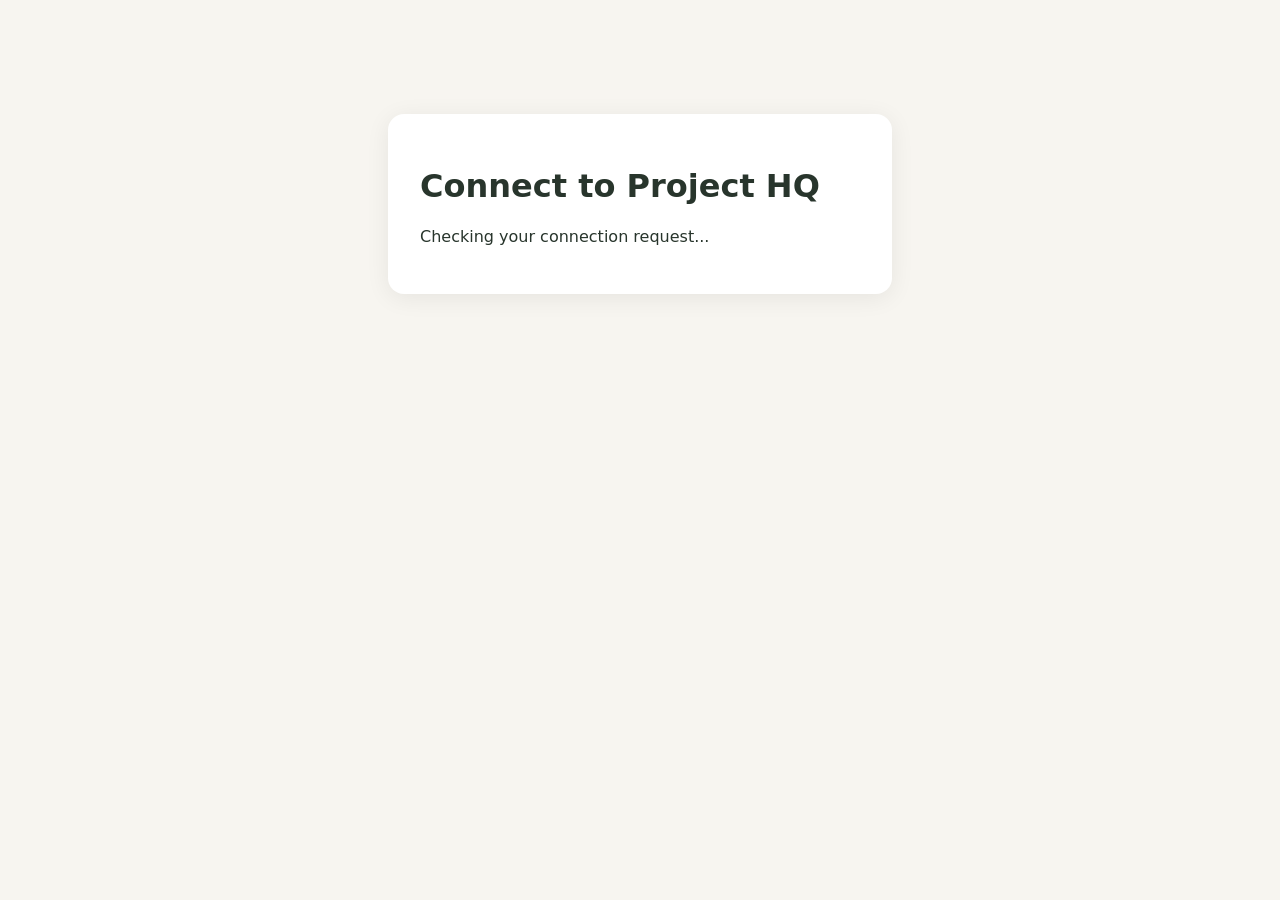
<file: oauth/consent/index.html>
<!DOCTYPE html>
<html lang="en">
<head>
  <meta charset="UTF-8">
  <meta name="viewport" content="width=device-width, initial-scale=1">
  <title>Connect to Project HQ</title>
  <style>
    body {
      font-family: system-ui, sans-serif;
      background: #f7f5f0;
      color: #28352c;
      margin: 0;
      padding: 24px;
    }
    main {
      max-width: 440px;
      margin: 10vh auto;
      padding: 32px;
      background: white;
      border-radius: 16px;
      box-shadow: 0 4px 24px #00000012;
    }
    button, input {
      box-sizing: border-box;
      width: 100%;
      padding: 12px;
      margin: 6px 0;
      font: inherit;
      border-radius: 8px;
    }
    input { border: 1px solid #aaa; }
    button { cursor: pointer; border: 0; }
    #approve { background: #315a42; color: white; }
    #deny { background: #e9e9e9; }
    #message { white-space: pre-wrap; }
    [hidden] { display: none !important; }
  </style>
</head>
<body>
  <main>
    <h1>Connect to Project HQ</h1>
    <p id="message">Checking your connection request...</p>

    <section id="login" hidden>
      <p>Sign in with your existing Project HQ account.</p>
      <form id="login-form">
        <input id="email" type="email"
               placeholder="Email" required>
        <input id="password" type="password"
               placeholder="Password" required>
        <button type="submit">Sign in</button>
      </form>
    </section>

    <section id="consent" hidden>
      <p><strong id="client-name"></strong>
         is requesting access to your account.</p>
      <p id="client-details"></p>
      <p id="scopes"></p>
      <p>
        Only approve this request if you recognise
        the application and trust it.
      </p>
      <button id="approve">Allow connection</button>
      <button id="deny">Deny connection</button>
    </section>
  </main>

  <script type="module">
    import { createClient } from
      "https://esm.sh/@supabase/supabase-js@2";

    const supabase = createClient(
      "https://rilqlmsojlplbaoxkztc.supabase.co",
      "sb_publishable_3jueoHvfgcnIlCkVpRKwWQ_6iWLG627"
    );

    const $ = id => document.getElementById(id);
    const authorizationId =
      new URLSearchParams(location.search)
        .get("authorization_id");

    function message(text) {
      $("message").textContent = text;
    }

    function show(section) {
      $("login").hidden = section !== "login";
      $("consent").hidden = section !== "consent";
    }

    async function load() {
      if (!authorizationId) {
        message("No connection request was supplied.");
        return;
      }

      const { data: { user }, error: userError } =
        await supabase.auth.getUser();

      if (userError || !user) {
        message("Please sign in to continue.");
        show("login");
        return;
      }

      const { data, error } =
        await supabase.auth.oauth
          .getAuthorizationDetails(authorizationId);

      if (error) {
        message("Could not load the connection request: "
                + error.message);
        return;
      }

      const client = data.client || {};
      $("client-name").textContent =
        client.name || "An application";
      $("client-details").textContent =
        client.redirect_uri
          ? "Redirect address: " + client.redirect_uri
          : "";
      $("scopes").textContent =
        "Requested scopes: " +
        (Array.isArray(data.scopes)
          ? data.scopes.join(", ")
          : data.scopes || "Not specified");

      message("Review this request before continuing.");
      show("consent");
    }

    $("login-form").addEventListener(
      "submit", async event => {
        event.preventDefault();
        message("Signing in...");

        const { error } =
          await supabase.auth.signInWithPassword({
            email: $("email").value,
            password: $("password").value
          });

        if (error) {
          message(error.message);
          return;
        }

        await load();
      }
    );

    async function decide(approve) {
      $("approve").disabled = true;
      $("deny").disabled = true;
      message("Processing your decision...");

      const result = approve
        ? await supabase.auth.oauth
            .approveAuthorization(authorizationId)
        : await supabase.auth.oauth
            .denyAuthorization(authorizationId);

      if (result.error || !result.data?.redirect_url) {
        message(result.error?.message ||
                "No redirect was returned.");
        $("approve").disabled = false;
        $("deny").disabled = false;
        return;
      }

      location.assign(result.data.redirect_url);
    }

    $("approve").addEventListener(
      "click", () => decide(true)
    );
    $("deny").addEventListener(
      "click", () => decide(false)
    );

    load().catch(error => message(error.message));
  </script>
</body>
</html>
</file>
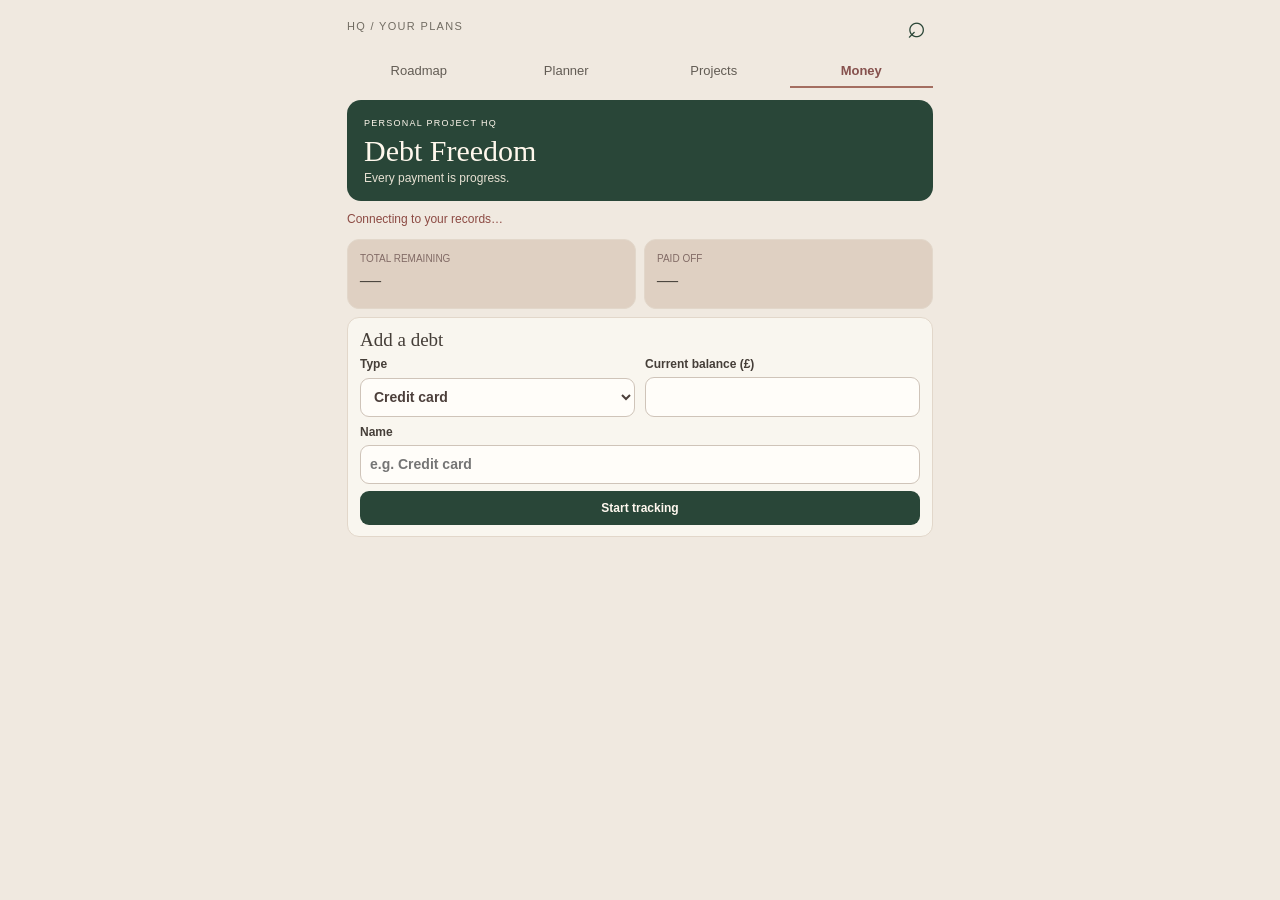
<file: debt-freedom.html>
<!doctype html><html lang="en"><head><meta charset="utf-8"><meta name="viewport" content="width=device-width,initial-scale=1"><title>Debt Freedom · Personal Project HQ</title><style>
*{box-sizing:border-box}body{margin:0;background:#eee9e0;color:#653f40;font:14px/1.5 system-ui,sans-serif}main{max-width:700px;margin:auto;padding:20px 16px 60px}h1,h2,.number{font-family:Georgia,serif;font-weight:400}h1{font-size:39px;margin:8px 0}h2{font-size:24px;margin:0 0 10px}a{color:#36513d}.head{background:#294638;color:#fff8ed;padding:23px;border-radius:18px;margin:16px 0}.head small{letter-spacing:.14em}.head p{margin:0;color:#e7e1d3}.nav{display:flex;justify-content:space-between;gap:12px}.nav a{font-size:12px}.panel{background:#f9f6ef;border:1px solid #e2d7ca;border-radius:17px;padding:18px;margin:12px 0}.summary{display:grid;grid-template-columns:1fr 1fr;gap:10px}.summary .panel{margin:0;background:#dfd0c2}.summary .number{font-size:26px}.muted{color:#826b66;font-size:12px}.account{background:#e5d9cb;border-radius:16px;padding:17px;margin:10px 0}.account h2{margin-bottom:4px}.account .number{font-size:29px}.bar{height:9px;border-radius:9px;background:#c7b7a8;overflow:hidden;margin:10px 0}.bar i{display:block;height:100%;background:#965e58}form{display:grid;gap:9px}label{display:grid;gap:4px;font-size:12px;font-weight:600}input,select{width:100%;min-width:0;padding:10px;border:1px solid #cfc4b9;background:#fffdf9;border-radius:9px;color:#4c3f3b;font:inherit}button{border:0;background:#294638;color:#fff8ef;border-radius:9px;padding:11px 13px;font:600 13px system-ui}button:disabled{opacity:.6}.row{display:grid;grid-template-columns:1fr 1fr;gap:10px}.history{padding-left:18px}.history li{padding:7px 0;border-bottom:1px solid #e4d9cd}#message{min-height:20px;color:#8c4a43}.empty{color:#7c6a63}
/* Compact mobile ledger: retain comfortable input touch targets */
body{font-size:12px;line-height:1.4}
main{max-width:610px;padding:12px 14px 35px}
.head{padding:14px 17px;margin:10px 0;border-radius:14px}
.head h1{font-size:30px;margin:3px 0}
.head p{font-size:12px}
.head small{font-size:9px}
.nav a{font-size:11px}
.panel{padding:12px 13px;margin:9px 0;border-radius:13px}
.panel h2,.account h2{font-size:19px;margin-bottom:6px}
.summary{gap:8px}
.summary .panel{padding:12px}
.summary .number{font-size:21px}
.muted{font-size:10px}
.account{padding:13px 14px;border-radius:13px;margin:9px 0}
.account .number{font-size:24px}
.bar{height:7px;margin:8px 0}
form{gap:7px}
label{font-size:11px}
input,select{padding:9px;font-size:13px}
button{padding:10px;font-size:12px}
.history li{padding:5px 0}

/* Unified compact Project HQ mobile design */
.hq-unified-nav{display:grid;grid-template-columns:repeat(4,minmax(0,1fr));gap:5px;align-items:center;margin:0 0 10px;padding:3px 0;font:600 12px Arial,sans-serif}
.hq-unified-nav a{display:block;min-width:0;text-align:center;padding:8px 2px;color:#294536;text-decoration:none;border-radius:7px;white-space:nowrap}
.hq-unified-nav a[aria-current="page"]{color:#8b5148;text-decoration:underline;text-underline-offset:5px}
body{font-family:Arial,sans-serif;color:#453e38;background:#f0e9e0}
main{padding:10px 12px 42px}
.panel{padding:11px 12px;margin:8px 0;border-radius:12px}
h1{line-height:1.12}h2{font-size:20px;line-height:1.15;margin-bottom:7px}
p{margin-top:6px;margin-bottom:8px}
input,select,textarea{font-family:Arial,sans-serif;font-size:14px}
label{font-size:12px}
button{font-family:Arial,sans-serif}
@media(max-width:480px){.hero,.head,header:not(.top){padding:12px 13px}.hero h1,.head h1{font-size:27px}.panel{padding:10px 11px}.pot,.account,.stat{padding:9px}.summary{gap:7px}form{gap:7px}.row{gap:7px}dialog{max-width:calc(100vw - 22px);max-height:88dvh;overflow:auto;padding:13px;border-radius:15px}dialog h2{font-size:21px}dialog input,dialog select,dialog textarea{padding:8px 9px}dialog textarea{min-height:65px}}
</style><link rel="stylesheet" href="./js/hq-unified-shell.css?v=20261110-shell2"></head><body><main><div class="hq-global-top"><span class="hq-global-label">HQ / YOUR PLANS</span></div><nav class="hq-unified-nav" aria-label="Main navigation"><a href="./master-roadmap.html">Roadmap</a><a href="./index.html#week">Planner</a><a href="./index.html#projects">Projects</a><a href="./index.html#money" aria-current="page">Money</a></nav><div class="head"><small>PERSONAL PROJECT HQ</small><h1>Debt Freedom</h1><p>Every payment is progress.</p></div><p id="message" role="status">Connecting to your records…</p><section class="summary"><div class="panel"><div class="muted">TOTAL REMAINING</div><div class="number" id="remaining">—</div></div><div class="panel"><div class="muted">PAID OFF</div><div class="number" id="paid">—</div></div></section><div id="accounts"></div><section class="panel"><h2>Add a debt</h2><form id="addAccount"><div class="row"><label>Type<select name="kind"><option value="credit_card">Credit card</option><option value="overdraft">Overdraft</option></select></label><label>Current balance (£)<input name="opening" type="number" min="0" step=".01" required inputmode="decimal"></label></div><label>Name<input name="name" maxlength="80" placeholder="e.g. Credit card" required></label><button type="submit">Start tracking</button></form></section><section class="panel" id="entryPanel" hidden><h2>Record a change</h2><form id="addEntry"><label>Debt<select name="account" id="accountSelect" required></select></label><div class="row"><label>Type<select name="kind"><option value="payment">Payment made</option><option value="interest">Interest added</option><option value="charge">Fee or charge</option><option value="borrowing">New spending / borrowing</option></select></label><label>Amount (£)<input name="amount" type="number" min=".01" step=".01" required inputmode="decimal"></label></div><div class="row"><label>Date<input name="date" type="date" required></label><label>Note (optional)<input name="note" maxlength="200" placeholder="e.g. October payment"></label></div><button type="submit">Save entry</button></form></section></main><script type="module">
import{createClient}from'https://esm.sh/@supabase/supabase-js@2';
const client=createClient('https://rilqlmsojlplbaoxkztc.supabase.co','sb_publishable_3jueoHvfgcnIlCkVpRKwWQ_6iWLG627');
const el=id=>document.getElementById(id),gbp=n=>new Intl.NumberFormat('en-GB',{style:'currency',currency:'GBP'}).format(n/100),esc=s=>String(s??'').replace(/[&<>"']/g,c=>({'&':'&amp;','<':'&lt;','>':'&gt;','"':'&quot;',"'":'&#39;'}[c])),pence=v=>Math.round(Number(v)*100);
let user=null,accounts=[],entries=[];
el('addEntry').elements.date.value=new Date().toLocaleDateString('en-CA');
async function refresh(){const [a,e]=await Promise.all([client.from('hq_debt_accounts').select('*').order('created_at'),client.from('hq_debt_entries').select('*').order('entry_date',{ascending:false}).order('created_at',{ascending:false})]);if(a.error||e.error)throw a.error||e.error;accounts=a.data||[];entries=e.data||[];let total=0,paid=0;el('accounts').innerHTML=accounts.map(account=>{const log=entries.filter(x=>x.account_id===account.id),payments=log.filter(x=>x.kind==='payment').reduce((n,x)=>n+Number(x.amount_pence),0),additions=log.filter(x=>x.kind!=='payment').reduce((n,x)=>n+Number(x.amount_pence),0),balance=Math.max(0,Number(account.opening_pence)+additions-payments),progress=(Number(account.opening_pence)+additions)>0?Math.min(100,Math.round(payments/(Number(account.opening_pence)+additions)*100)):100;total+=balance;paid+=Math.min(payments,Number(account.opening_pence)+additions);return '<section class="account"><div class="muted">'+(account.kind==='credit_card'?'CREDIT CARD':'OVERDRAFT')+'</div><h2>'+esc(account.name)+'</h2><div class="number">'+gbp(balance)+'</div><div class="bar"><i style="width:'+progress+'%"></i></div><div class="muted">'+progress+'% repaid · '+gbp(payments)+' in payments</div><details><summary>Payment & charge history ('+log.length+')</summary>'+(log.length?'<ul class="history">'+log.map(x=>'<li>'+esc(x.entry_date)+' · '+esc(x.kind)+' · '+gbp(x.amount_pence)+(x.note?' — '+esc(x.note):'')+'</li>').join('')+'</ul>':'<p>No entries yet.</p>')+'</details></section>'}).join('')||'<p class="empty">Add your credit card and overdraft below to begin.</p>';el('remaining').textContent=gbp(total);el('paid').textContent=gbp(paid);el('entryPanel').hidden=!accounts.length;el('accountSelect').innerHTML=accounts.map(x=>'<option value="'+x.id+'">'+esc(x.name)+'</option>').join('');el('message').textContent='';}
async function submit(form,table,build){const btn=form.querySelector('button');btn.disabled=true;el('message').textContent='Saving…';try{const {error}=await client.from(table).insert(build(new FormData(form)));if(error)throw error;form.reset();if(form.id==='addEntry')form.elements.date.value=new Date().toLocaleDateString('en-CA');await refresh();}catch(e){el('message').textContent='Could not save: '+(e.message||'Please retry');}finally{btn.disabled=false;}}
el('addAccount').addEventListener('submit',e=>{e.preventDefault();submit(e.currentTarget,'hq_debt_accounts',f=>({owner_id:user.id,kind:f.get('kind'),name:String(f.get('name')).trim(),opening_pence:pence(f.get('opening'))}));});
el('addEntry').addEventListener('submit',e=>{e.preventDefault();submit(e.currentTarget,'hq_debt_entries',f=>({owner_id:user.id,account_id:f.get('account'),kind:f.get('kind'),amount_pence:pence(f.get('amount')),entry_date:f.get('date'),note:f.get('note')||''}));});
try{const {data,error}=await client.auth.getUser();if(error||!data.user)throw new Error('Please sign in to your main app in this browser first.');user=data.user;await refresh();}catch(e){el('message').textContent=e.message;}
</script><script defer src="./js/update-notice.js?v=20261110-update1"></script><script defer src="./js/explore-shortcut.js?v=20261110-polish1"></script></body></html>
</file>
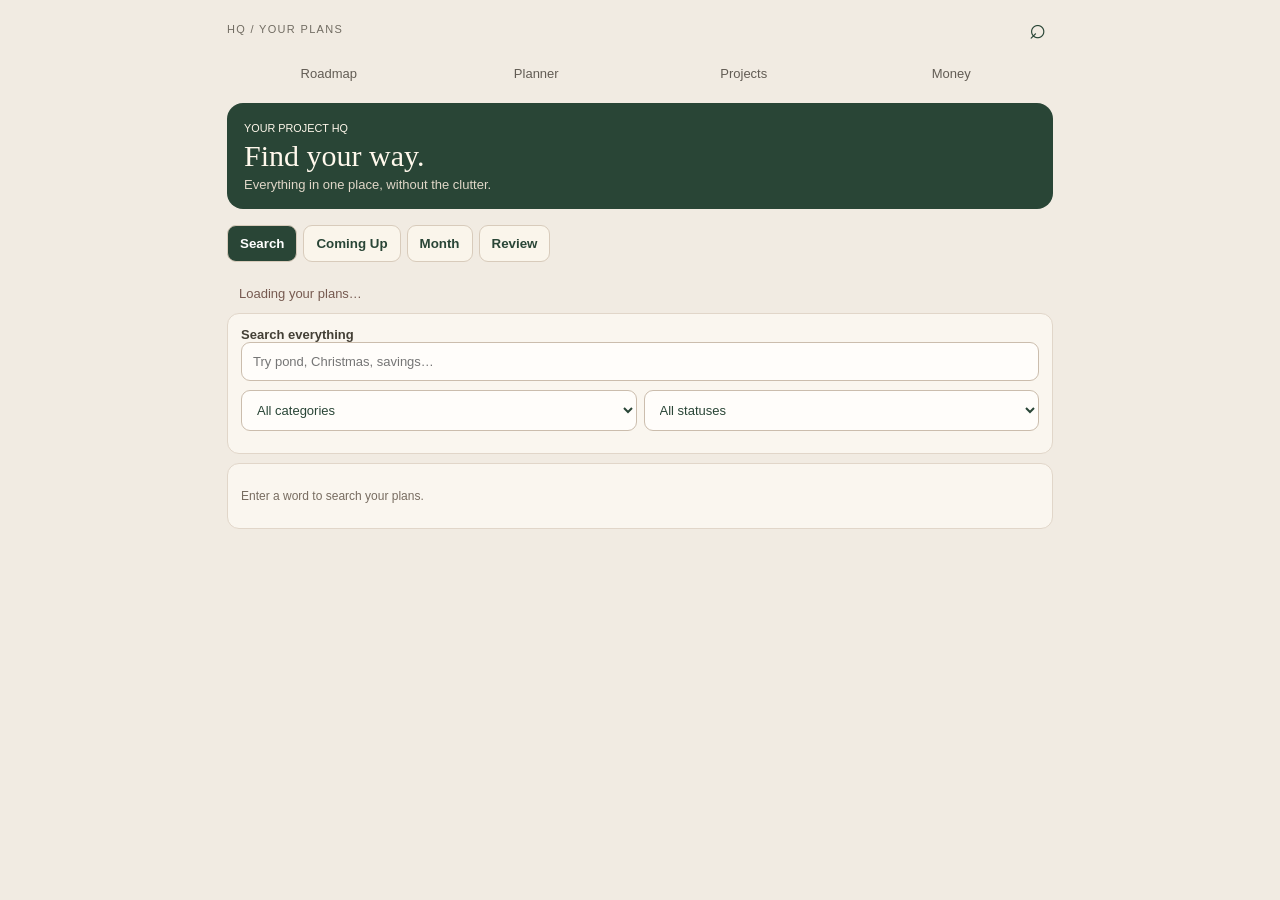
<file: explore.html>
<!doctype html><html lang="en"><head><meta charset="utf-8"><meta name="viewport" content="width=device-width,initial-scale=1"><meta name="theme-color" content="#294536"><title>Explore · Project HQ</title><link rel="stylesheet" href="./js/hq-unified-shell.css?v=20261110-shell2"><link rel="manifest" href="./manifest.webmanifest"><style>
*{box-sizing:border-box}body{margin:0;background:#f1ebe2;color:#433f35;font:13px Arial,sans-serif}main{max-width:850px;margin:auto;padding:12px 12px 70px}.hero{background:#294536;color:#fff8ec;border-radius:16px;padding:17px;margin:10px 0 13px}.hero h1{font:30px Georgia,serif;margin:4px 0}.hero p{margin:0;color:#e0d7c8}.tabs{display:flex;gap:6px;overflow-x:auto;padding:3px 0 12px}.tabs button{border:1px solid #d8cbbb;background:#faf5eb;color:#294536;border-radius:9px;padding:10px 12px;white-space:nowrap;font-weight:600}.tabs button[aria-selected=true]{background:#294536;color:white}.panel{display:none}.panel.active{display:block}.card{background:#faf6ef;border:1px solid #e1d6c9;border-radius:12px;padding:13px;margin-bottom:9px}.muted{color:#776c60;font-size:12px}.row{display:flex;align-items:center;justify-content:space-between;gap:9px}.entry{display:block;text-decoration:none;color:#443d35;padding:10px 0;border-top:1px solid #e7dfd3}.entry:first-child{border:0}.entry strong{display:block;font-size:13px}.entry small{display:block;color:#7b6a5e;margin-top:4px;line-height:1.4}.entry:hover strong{text-decoration:underline}input,select{border:1px solid #cbbdad;border-radius:9px;padding:11px;background:#fffdfa;color:#294536;font:inherit}input{width:100%}select{max-width:100%}button{cursor:pointer}h2{font:22px Georgia,serif;color:#294536;margin:10px 0}.filter{display:flex;gap:7px;margin:9px 0}.filter select{flex:1}.calendar{display:grid;grid-template-columns:repeat(7,minmax(0,1fr));gap:3px}.weekday{text-align:center;color:#776c60;font-size:10px;padding:6px 0}.day{border:1px solid #e5d9ca;background:#fffaf3;min-height:65px;border-radius:7px;padding:5px;overflow:hidden}.day.other{opacity:.32}.day.today{border:2px solid #815a4d}.day b{font-size:11px}.dot{display:block;overflow:hidden;text-overflow:ellipsis;white-space:nowrap;font-size:9px;color:#294536;margin-top:4px}.day[role=button]{cursor:pointer}.metric{display:grid;grid-template-columns:repeat(2,1fr);gap:8px}.metric div{background:#efe8dc;padding:12px;border-radius:10px}.metric b{font-size:23px;display:block;color:#294536}.metric span{font-size:11px;color:#72675a}.action{background:#294536;color:#fff8ec;text-decoration:none;padding:10px 12px;border-radius:8px;display:inline-block}.notice{padding:12px;color:#765a50}.hidden{display:none}@media(max-width:390px){.day{min-height:57px;padding:3px}.dot{font-size:8px}.tabs button{padding:9px}}
 .card[hidden]{display:none}.record-detail{border:2px solid #a68d78;scroll-margin-top:14px}.calendar-controls{display:flex;align-items:center;gap:8px;margin:0 0 9px;font-size:12px;color:#765b51}.dot.task{color:#294536}.dot.event{color:#965a4b}.dot.reminder{color:#926b32}.dot.roadmap{color:#294536}.dot.done{opacity:.5;text-decoration:line-through}.day:focus-visible{outline:2px solid #965a4b;outline-offset:2px}#prevMonth,#nextMonth{background:#f8f2e9;border:1px solid #d8cbbb;border-radius:9px;color:#294536;font-size:20px;padding:4px 13px} .entry:focus-visible{outline:2px solid #965a4b} @media(max-width:600px){main{padding:8px 10px 45px}.hero{padding:13px 14px;margin:6px 0 9px;border-radius:14px}.hero h1{font-size:27px;margin:3px 0}.tabs{gap:4px;padding:2px 0 8px}.tabs button{flex:1;min-width:0;padding:9px 5px;font-size:12px}.card{padding:11px;margin-bottom:7px}.filter{gap:5px;margin:7px 0}.filter select{min-width:0;padding:9px 6px}.notice{padding:7px 3px;font-size:11px}.metric{gap:6px}.metric div{padding:10px}.metric b{font-size:21px}.day{min-height:56px}.calendar-controls{margin-bottom:6px}} @media(prefers-reduced-motion:reduce){*{scroll-behavior:auto!important}}</style></head><body><main><div class="hq-global-top"><span class="hq-global-label">HQ / YOUR PLANS</span><a href="./explore.html" aria-label="Explore" title="Explore" style="font:29px Georgia,serif;color:#294536;text-decoration:none;line-height:1;padding:2px 6px">⌕</a></div><nav class="hq-unified-nav" aria-label="Main navigation"><a href="./master-roadmap.html">Roadmap</a><a href="./index.html#week">Planner</a><a href="./index.html#projects">Projects</a><a href="./index.html#money">Money</a></nav><header class="hero"><small>YOUR PROJECT HQ</small><h1>Find your way.</h1><p>Everything in one place, without the clutter.</p></header><div class="tabs" role="tablist"><button data-tab="search" aria-selected="true">Search</button><button data-tab="upcoming" aria-selected="false">Coming Up</button><button data-tab="calendar" aria-selected="false">Month</button><button data-tab="review" aria-selected="false">Review</button></div><div id="recordDetail" class="card record-detail" hidden></div><div id="notice" class="notice">Loading your plans…</div>
<section id="search" class="panel active"><div class="card"><label for="query"><strong>Search everything</strong></label><input id="query" type="search" placeholder="Try pond, Christmas, savings…" autocomplete="off"><div class="filter"><select id="kind"><option value="all">All categories</option><option value="roadmap">Roadmap & projects</option><option value="task">Planner tasks</option><option value="purchase">Purchases</option><option value="event">Appointments & plans</option><option value="reminder">Reminders</option></select><select id="state"><option value="all">All statuses</option><option value="open">Outstanding</option><option value="done">Completed</option></select></div></div><div class="card" id="results"><p class="muted">Enter a word to search your plans.</p></div></section>
<section id="upcoming" class="panel"><h2>The next seven days</h2><p class="muted">Appointments, reminders and outstanding scheduled tasks, grouped by date. Roadmap-linked tasks appear only once.</p><div id="upcomingList"></div></section>
<section id="calendar" class="panel"><div class="row"><button id="prevMonth" class="tabs button" aria-label="Previous month">‹</button><h2 id="monthTitle"></h2><button id="nextMonth" class="tabs button" aria-label="Next month">›</button></div><label class="calendar-controls"><input type="checkbox" id="showCompleted" style="width:auto"> Include completed tasks</label><p class="muted">Green: tasks · Terracotta: appointments · Gold: reminders</p><div class="calendar" id="monthGrid"></div><div class="card" id="dayDetails"><p class="muted">Tap a day to see its plans.</p></div></section>
<section id="review" class="panel"><h2>This week, at a glance</h2><div class="metric" id="metrics"></div><div class="card" id="reviewDetails"></div><a class="action" href="./weekly-review.html">Open full Weekly Review</a></section>
</main><script type="module" src="./js/explore.js?v=20261110-deeplinks2"></script><script defer src="./js/update-notice.js?v=20261110-update1"></script></body></html>
</file>
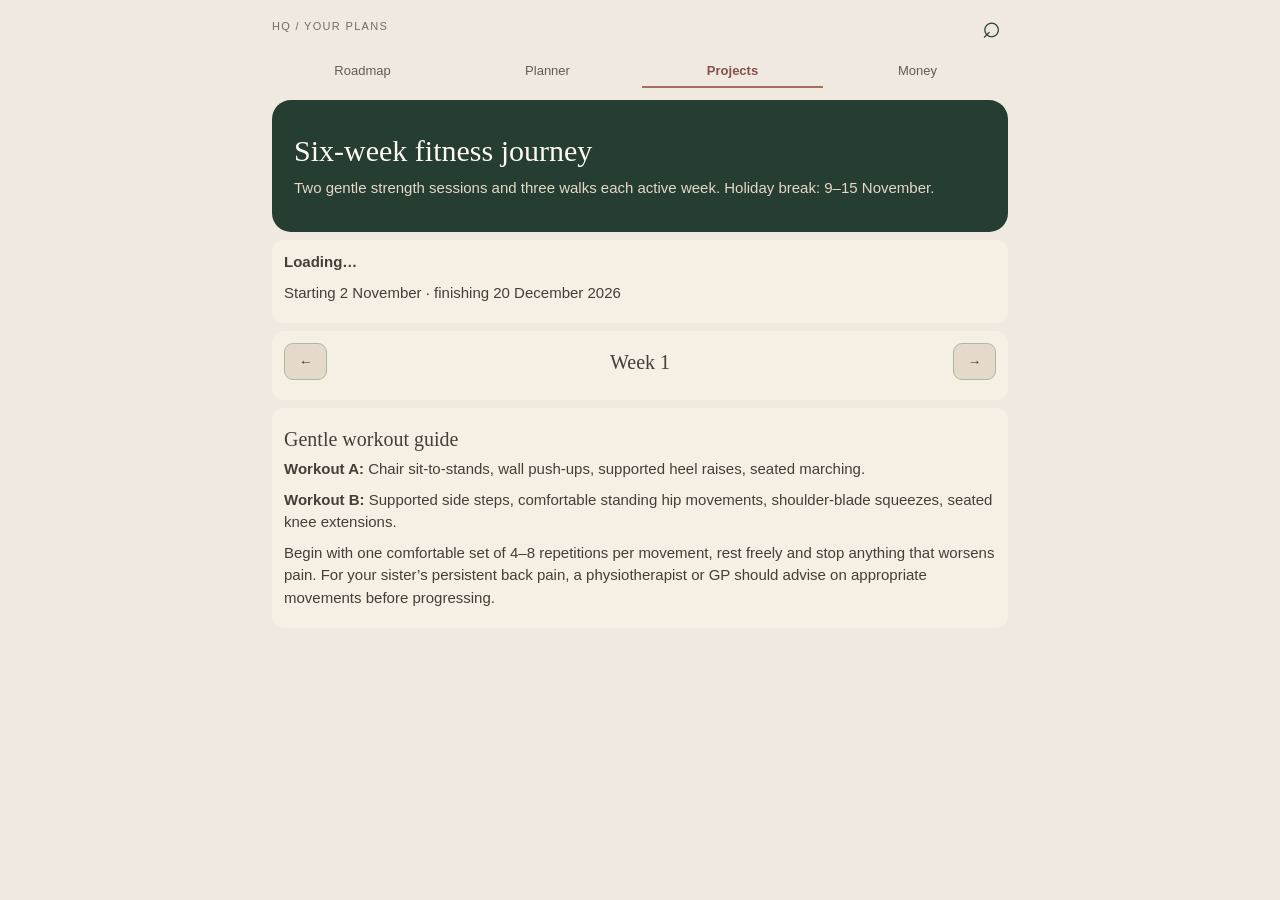
<file: fitness-journey.html>
<!doctype html><html lang="en"><head><meta charset="utf-8"><meta name="viewport" content="width=device-width,initial-scale=1"><meta name="theme-color" content="#263d32"><title>Six-week fitness journey</title><style>
*{box-sizing:border-box}body{margin:0;background:#eae2d5;color:#304137;font:15px/1.5 system-ui,sans-serif}main{max-width:760px;margin:auto;padding:18px 16px 50px}header{background:#263d32;color:#fffaf2;padding:25px 22px;border-radius:19px}header a{color:#e5d8c6}h1,h2{font:normal 30px Georgia,serif;margin:9px 0}h2{font-size:25px}header p{color:#e5d8c6}.panel{background:#f6efe4;border-radius:17px;padding:18px;margin:15px 0}.controls{display:flex;align-items:center;justify-content:space-between;gap:8px}.controls button{background:#e5d9c9;border:1px solid #a7b9a8;border-radius:9px;padding:10px 14px;color:#263d32}.controls button:disabled{opacity:.35}.session{background:#f2e8d8;border-left:5px solid #68826b;border-radius:12px;padding:12px 14px;margin:10px 0;display:grid;grid-template-columns:1fr auto;gap:9px}.session h3{font-size:15px;margin:0;grid-column:1/-1}.session input,.session select{min-width:0;padding:9px;border-radius:8px;border:1px solid #cbbfae;background:#fffaf2;font:inherit}.session p{grid-column:1/-1;margin:0;color:#6d685e;font-size:12px}.session.completed{border-color:#376f4a}.session.not_completed{border-color:#996f63}dialog{border:0;border-radius:18px;background:#f6efe4;color:#304137;width:min(94vw,440px);padding:20px}dialog::backdrop{background:#152b20a8}dialog form{display:grid;gap:12px}dialog label{display:grid;gap:4px}dialog textarea,dialog input,dialog select{width:100%;font:inherit;padding:10px;border:1px solid #cbbfae;border-radius:8px}dialog menu{display:flex;gap:10px;justify-content:end;padding:0;margin:0}dialog button{padding:11px 15px;border:0;border-radius:9px;background:#263d32;color:white}#cancel{background:#e4d6c6;color:#263d32}small{color:#6d685e}

/* Unified compact Project HQ mobile design */
.hq-unified-nav{display:grid;grid-template-columns:repeat(4,minmax(0,1fr));gap:5px;align-items:center;margin:0 0 10px;padding:3px 0;font:600 12px Arial,sans-serif}
.hq-unified-nav a{display:block;min-width:0;text-align:center;padding:8px 2px;color:#294536;text-decoration:none;border-radius:7px;white-space:nowrap}
.hq-unified-nav a[aria-current="page"]{color:#8b5148;text-decoration:underline;text-underline-offset:5px}
body{font-family:Arial,sans-serif;color:#453e38;background:#f0e9e0}
main{padding:10px 12px 42px}
.panel{padding:11px 12px;margin:8px 0;border-radius:12px}
h1{line-height:1.12}h2{font-size:20px;line-height:1.15;margin-bottom:7px}
p{margin-top:6px;margin-bottom:8px}
input,select,textarea{font-family:Arial,sans-serif;font-size:14px}
label{font-size:12px}
button{font-family:Arial,sans-serif}
@media(max-width:480px){.hero,.head,header:not(.top){padding:12px 13px}.hero h1,.head h1{font-size:27px}.panel{padding:10px 11px}.pot,.account,.stat{padding:9px}.summary{gap:7px}form{gap:7px}.row{gap:7px}dialog{max-width:calc(100vw - 22px);max-height:88dvh;overflow:auto;padding:13px;border-radius:15px}dialog h2{font-size:21px}dialog input,dialog select,dialog textarea{padding:8px 9px}dialog textarea{min-height:65px}}
</style><link rel="stylesheet" href="./js/hq-unified-shell.css?v=20261110-shell2"></head><body><main><div class="hq-global-top"><span class="hq-global-label">HQ / YOUR PLANS</span></div><nav class="hq-unified-nav" aria-label="Main navigation"><a href="./master-roadmap.html">Roadmap</a><a href="./index.html#week">Planner</a><a href="./index.html#projects" aria-current="page">Projects</a><a href="./index.html#money">Money</a></nav><header><h1>Six-week fitness journey</h1><p>Two gentle strength sessions and three walks each active week. Holiday break: 9–15 November.</p></header><section class="panel"><strong id="progress">Loading…</strong><p id="message"></p><p>Starting 2 November · finishing 20 December 2026</p></section><section class="panel"><div class="controls"><button id="prev">←</button><div><h2 id="week">Week 1</h2><small id="weekdates"></small></div><button id="next">→</button></div><p id="weekstats"></p><div id="sessions"></div></section><section class="panel"><h2>Gentle workout guide</h2><p><strong>Workout A:</strong> Chair sit-to-stands, wall push-ups, supported heel raises, seated marching.</p><p><strong>Workout B:</strong> Supported side steps, comfortable standing hip movements, shoulder-blade squeezes, seated knee extensions.</p><p>Begin with one comfortable set of 4–8 repetitions per movement, rest freely and stop anything that worsens pain. For your sister’s persistent back pain, a physiotherapist or GP should advise on appropriate movements before progressing.</p></section></main><dialog id="noteDialog"><form id="noteForm"><h2 id="noteTitle">How did it go?</h2><label>Notes<textarea id="note" rows="3" placeholder="How did you feel?"></textarea></label><label>Difficulty<select id="difficulty"><option value="">Choose…</option><option value="easy">Easy</option><option value="comfortable">Comfortable</option><option value="challenging">Challenging</option><option value="too_difficult">Too difficult</option></select></label><label>Actual minutes<input id="actual" type="number" min="0" max="240"></label><menu><button id="cancel" type="button">Cancel</button><button type="submit">Save session</button></menu></form></dialog><script type="module" src="./js/fitness-journey.js?v=3"></script><script defer src="./js/update-notice.js?v=20261110-update1"></script><script defer src="./js/explore-shortcut.js?v=20261110-polish1"></script></body></html>
</file>
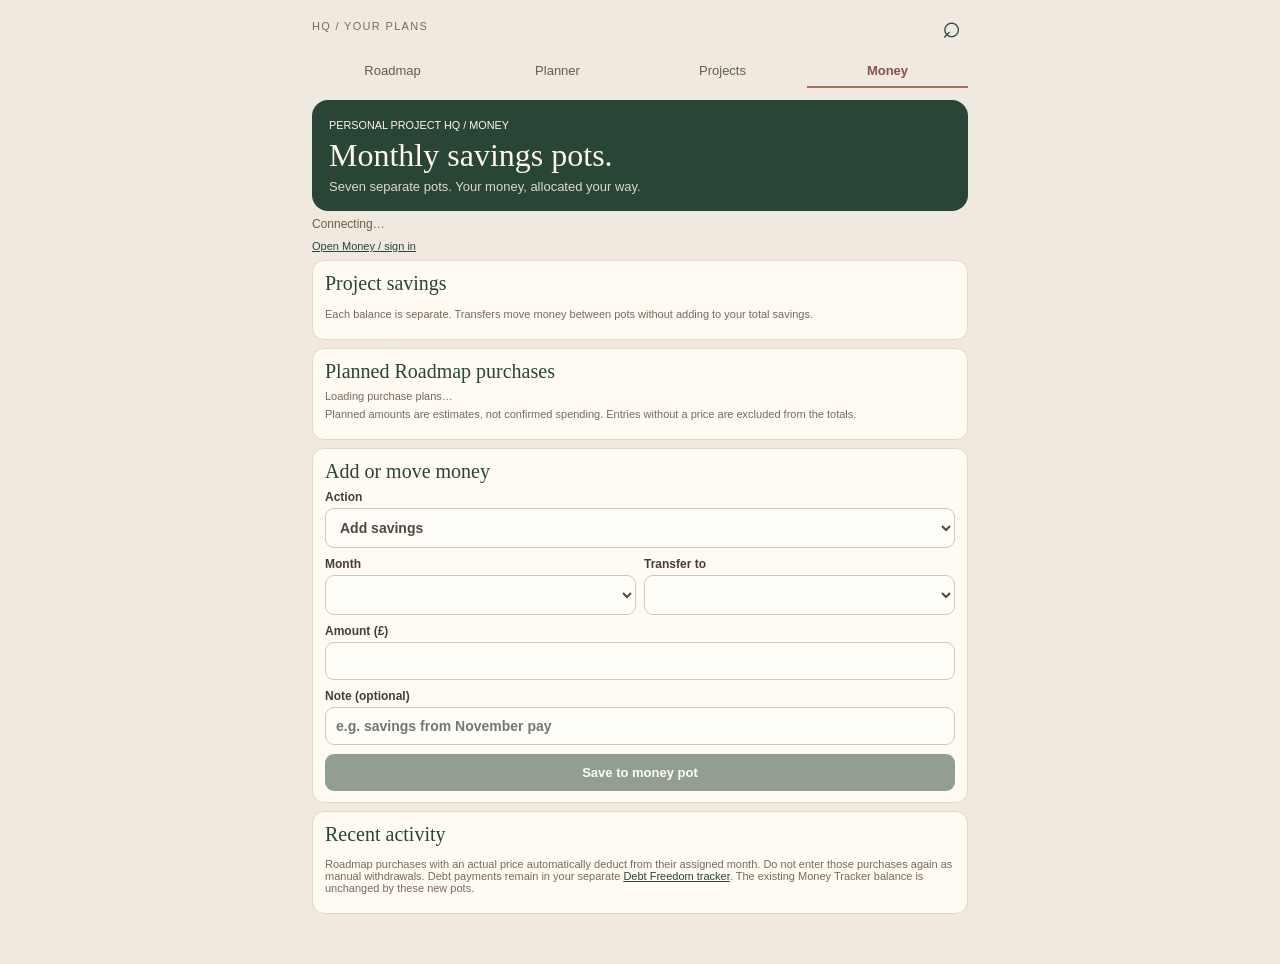
<file: monthly-savings.html>
<!doctype html><html lang="en"><head><meta charset="utf-8"><meta name="viewport" content="width=device-width,initial-scale=1"><title>Monthly Savings · Project HQ</title><style>*{box-sizing:border-box}body{background:#f3efe7;color:#514b40;font:13px system-ui;margin:0}main{max-width:680px;margin:auto;padding:12px 13px 50px}a{color:#294536}.nav{display:flex;justify-content:space-between;font-size:12px;margin-bottom:10px}.hero{background:#294536;color:#fff7e9;padding:17px;border-radius:16px}.hero h1{font:normal 32px Georgia;margin:5px 0}.hero p{margin:0;color:#ded8c9}.panel{background:#fffaf2;border:1px solid #e2d7c7;border-radius:14px;padding:13px;margin:9px 0}h2{font:normal 21px Georgia;color:#294536;margin:0 0 9px}.pots{display:grid;grid-template-columns:repeat(2,minmax(0,1fr));gap:8px}.pot{background:#e5d9c9;padding:11px;border-radius:12px}.pot:nth-child(even){background:#eaded0}.pot b{display:block;font:normal 24px Georgia;color:#294536;margin:4px 0}.bar{height:7px;background:#cfc4b5;border-radius:10px;overflow:hidden;margin:8px 0}.bar i{height:100%;display:block;background:#6e8769}.muted{font-size:11px;color:#766b5d}form{display:grid;gap:9px}label{display:grid;gap:4px;font-size:12px;font-weight:600}input,select{width:100%;padding:10px;border:1px solid #d5c8b7;border-radius:9px;background:#fffdf8;color:#50483f;font:inherit}button{border:0;border-radius:9px;padding:11px;background:#294536;color:white;font:600 13px system-ui}button:disabled{opacity:.5}.row{display:grid;grid-template-columns:1fr 1fr;gap:8px}.status{font-size:12px;color:#745b4c;min-height:15px}.history{font-size:12px;padding-left:18px}.history li{padding:5px 0;border-bottom:1px solid #eee7dd}
/* Unified compact Project HQ mobile design */
.hq-unified-nav{display:grid;grid-template-columns:repeat(4,minmax(0,1fr));gap:5px;align-items:center;margin:0 0 10px;padding:3px 0;font:600 12px Arial,sans-serif}
.hq-unified-nav a{display:block;min-width:0;text-align:center;padding:8px 2px;color:#294536;text-decoration:none;border-radius:7px;white-space:nowrap}
.hq-unified-nav a[aria-current="page"]{color:#8b5148;text-decoration:underline;text-underline-offset:5px}
body{font-family:Arial,sans-serif;color:#453e38;background:#f0e9e0}
main{padding:10px 12px 42px}
.panel{padding:11px 12px;margin:8px 0;border-radius:12px}
h1{line-height:1.12}h2{font-size:20px;line-height:1.15;margin-bottom:7px}
p{margin-top:6px;margin-bottom:8px}
input,select,textarea{font-family:Arial,sans-serif;font-size:14px}
label{font-size:12px}
button{font-family:Arial,sans-serif}
@media(max-width:480px){.hero,.head,header:not(.top){padding:12px 13px}.hero h1,.head h1{font-size:27px}.panel{padding:10px 11px}.pot,.account,.stat{padding:9px}.summary{gap:7px}form{gap:7px}.row{gap:7px}dialog{max-width:calc(100vw - 22px);max-height:88dvh;overflow:auto;padding:13px;border-radius:15px}dialog h2{font-size:21px}dialog input,dialog select,dialog textarea{padding:8px 9px}dialog textarea{min-height:65px}}
</style><link rel="stylesheet" href="./js/hq-unified-shell.css?v=20261110-shell2"></head><body><main><div class="hq-global-top"><span class="hq-global-label">HQ / YOUR PLANS</span></div><nav class="hq-unified-nav" aria-label="Main navigation"><a href="./master-roadmap.html">Roadmap</a><a href="./index.html#week">Planner</a><a href="./index.html#projects">Projects</a><a href="./index.html#money" aria-current="page">Money</a></nav><header class="hero"><small>PERSONAL PROJECT HQ / MONEY</small><h1>Monthly savings pots.</h1><p>Seven separate pots. Your money, allocated your way.</p></header><p class="status" id="status">Connecting…</p><p class="muted"><a href="./index.html#money">Open Money / sign in</a></p><section class="panel"><h2>Project savings</h2><div id="pots" class="pots"></div><p class="muted">Each balance is separate. Transfers move money between pots without adding to your total savings.</p></section><section class="panel"><h2>Planned Roadmap purchases</h2><div id="purchaseSummary" class="muted">Loading purchase plans…</div><p class="muted">Planned amounts are estimates, not confirmed spending. Entries without a price are excluded from the totals.</p></section><section class="panel"><h2>Add or move money</h2><form id="entry"><label>Action<select name="kind" id="kind"><option value="deposit">Add savings</option><option value="withdrawal">Manual withdrawal (not a recorded purchase)</option><option value="transfer">Transfer between months</option></select></label><div class="row"><label>Month<select name="month" id="month"></select></label><label id="destWrap" hidden>Transfer to<select name="destination" id="destination"></select></label></div><label>Amount (£)<input name="amount" type="number" min=".01" max="9999999.99" step=".01" inputmode="decimal" required></label><label>Note (optional)<input name="note" maxlength="500" placeholder="e.g. savings from November pay"></label><button type="submit" id="save" disabled>Save to money pot</button></form></section><section class="panel"><h2>Recent activity</h2><ol id="history" class="history"></ol><p class="muted">Roadmap purchases with an actual price automatically deduct from their assigned month. Do not enter those purchases again as manual withdrawals. Debt payments remain in your separate <a href="./debt-freedom.html">Debt Freedom tracker</a>. The existing Money Tracker balance is unchanged by these new pots.</p></section></main><script type="module">
import{createClient}from'https://esm.sh/@supabase/supabase-js@2';
const client=createClient('https://rilqlmsojlplbaoxkztc.supabase.co','sb_publishable_3jueoHvfgcnIlCkVpRKwWQ_6iWLG627'),months=['November','December','January','February','March','April','May'],$=id=>document.getElementById(id),gbp=p=>new Intl.NumberFormat('en-GB',{style:'currency',currency:'GBP'}).format(p/100),esc=s=>String(s??'').replace(/[&<>"']/g,c=>({'&':'&amp;','<':'&lt;','>':'&gt;','"':'&quot;',"'":'&#39;'}[c]));let user=null,rows=[],plannedPurchases=[];
for(const id of ['month','destination'])$(id).innerHTML=months.map(m=>'<option>'+m+'</option>').join('');
$('destination').value='December';$('kind').addEventListener('change',()=>{$('destWrap').hidden=$('kind').value!=='transfer'});
function balances(){const b=Object.fromEntries(months.map(m=>[m,0]));for(const r of rows)b[r.month]+=(['deposit','transfer_in'].includes(r.kind)?1:-1)*Number(r.amount_pence);return b}
function render(){const b=balances();const totals=Object.fromEntries(months.map(m=>[m,{count:0,priced:0,pence:0}]));for(const item of plannedPurchases){const t=totals[item.month];if(!t)continue;t.count++;if(item.cost!=null){t.priced++;t.pence+=Math.round(Number(item.cost)*100)}}$('purchaseSummary').innerHTML=months.map(m=>'<div style="display:flex;justify-content:space-between;gap:12px;padding:7px 0;border-bottom:1px solid #e9dfd2"><span>'+esc(m)+' · '+totals[m].count+' purchase entries</span><strong>'+gbp(totals[m].pence)+'</strong></div>').join('');$('pots').innerHTML=months.map(m=>'<div class="pot"><strong>'+m+'</strong><b>'+gbp(b[m])+'</b><span class="muted">Available balance</span></div>').join('');$('history').innerHTML=rows.slice(0,35).map(r=>'<li>'+esc(r.entry_date)+' · '+esc(r.month)+' · '+esc((r.purchase_id?'purchase':r.kind.replace('_',' ')))+' · '+gbp(r.amount_pence)+(r.note?' · '+esc(r.note):'')+'</li>').join('')||'<li>No savings entries yet.</li>'}
async function refresh(){const [fund,purchases,roadmap]=await Promise.all([client.from('hq_roadmap_fund_entries').select('*').order('created_at',{ascending:false}),client.from('hq_money_purchases').select('roadmap_source_id'),client.from('hq_roadmap_tasks').select('source_id,roadmap_month,cost')]);if(fund.error||purchases.error||roadmap.error)throw fund.error||purchases.error||roadmap.error;rows=fund.data||[];const byId=new Map((roadmap.data||[]).map(t=>[t.source_id,t]));plannedPurchases=(purchases.data||[]).map(p=>byId.get(p.roadmap_source_id)).filter(Boolean).map(t=>({month:t.roadmap_month,cost:t.cost}));render()}
$('entry').addEventListener('submit',async e=>{e.preventDefault();if(!user)return;const form=e.currentTarget,f=new FormData(form),kind=f.get('kind'),month=f.get('month'),destination=f.get('destination'),pence=Math.round(Number(f.get('amount'))*100),note=String(f.get('note')||'').trim();if(!Number.isSafeInteger(pence)||pence<=0||pence>999999999){$('status').textContent='Enter a valid positive amount.';return}if(kind==='transfer'&&month===destination){$('status').textContent='Choose a different destination month.';return}if(kind==='withdrawal'&&balances()[month]<pence){$('status').textContent='This pot does not have enough funds.';return}const button=$('save');button.disabled=true;$('status').textContent='Saving…';try{let error;if(kind==='transfer'){({error}=await client.rpc('hq_roadmap_transfer',{source_month:month,destination_month:destination,amount:pence,memo:note}))}else{({error}=await client.from('hq_roadmap_fund_entries').insert({owner_id:user.id,month,kind,amount_pence:pence,note}))}if(error)throw error;await refresh();form.elements.amount.value='';form.elements.note.value='';$('status').textContent='Saved. Your roadmap will show the updated balances when reopened.'}catch(err){$('status').textContent='Could not save: '+err.message}finally{button.disabled=false}});
try{const {data:session,error:sessionError}=await client.auth.getSession();if(sessionError)throw sessionError;if(!session.session)throw Error('Please sign in through Planner or Projects first.');const {data,error}=await client.auth.getUser();if(error||!data.user)throw Error('Your session has expired. Please sign in through Planner or Projects.');user=data.user;await refresh();$('save').disabled=false;$('status').textContent=''}catch(err){$('status').textContent=err.message}
</script><script defer src="./js/update-notice.js?v=20261110-update1"></script><script defer src="./js/explore-shortcut.js?v=20261110-polish1"></script></body></html>
</file>
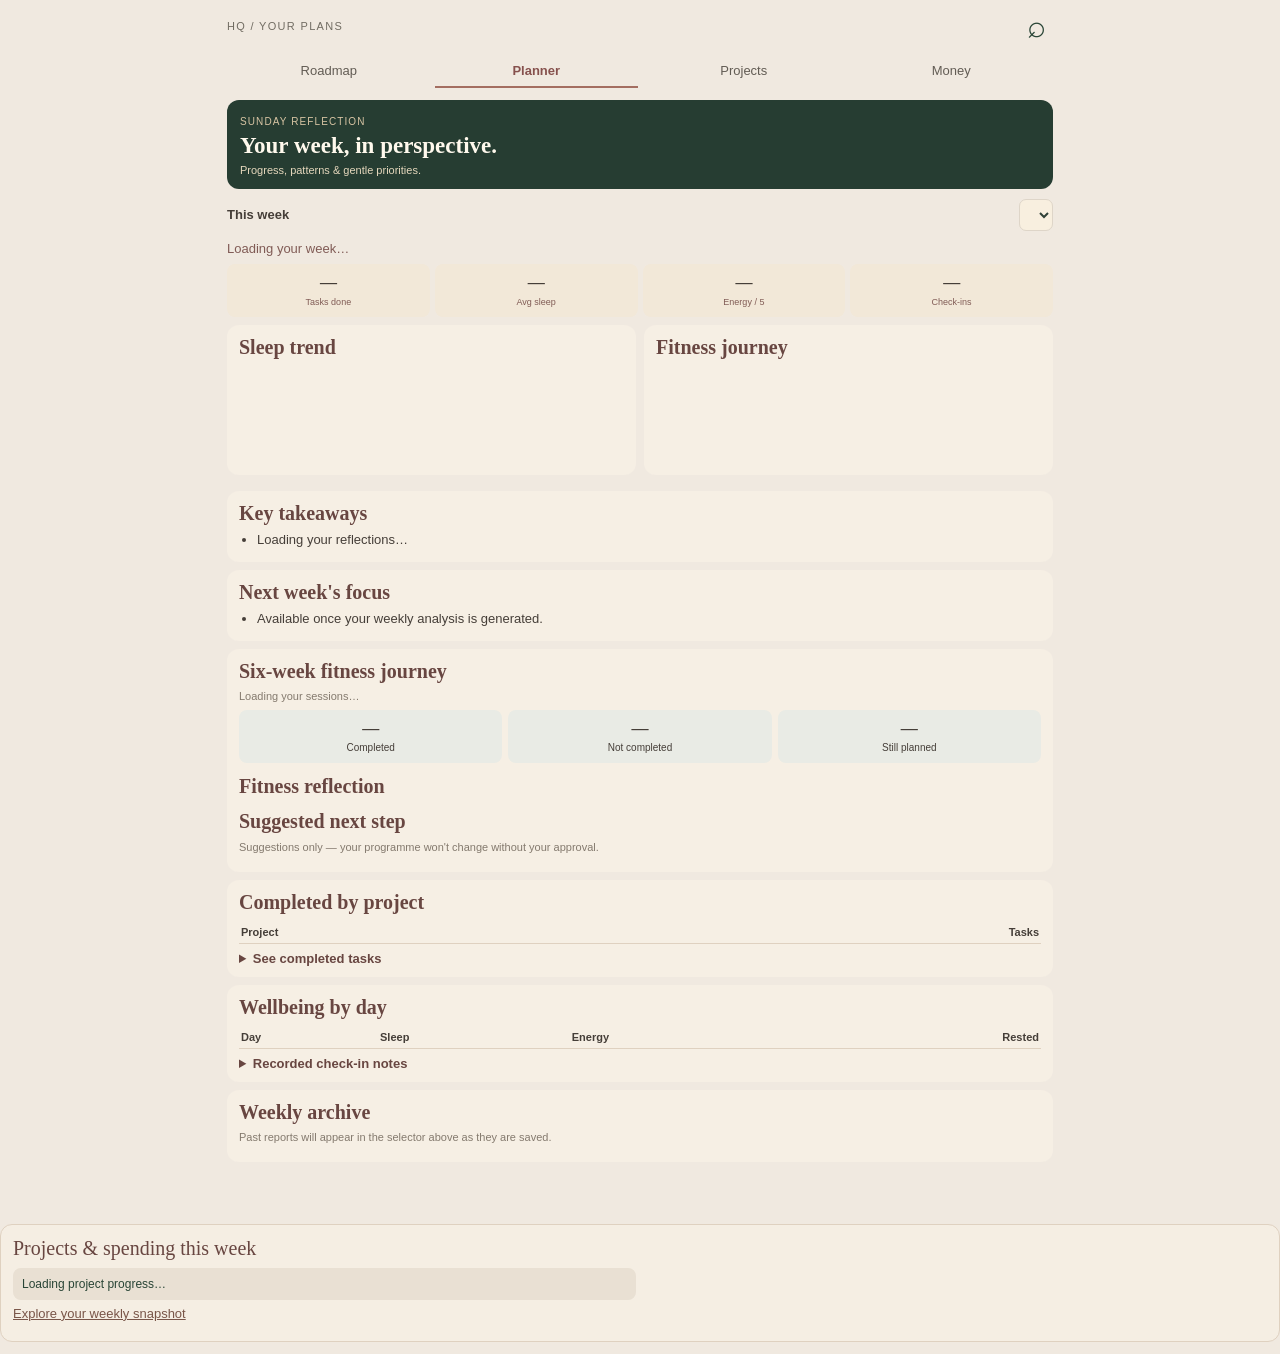
<file: weekly-review.html>
<!doctype html><html lang="en"><head><meta charset="utf-8"><meta name="viewport" content="width=device-width,initial-scale=1"><meta name="theme-color" content="#263d32"><title>Weekly Review · Personal Project HQ</title><style>
*{box-sizing:border-box}body{margin:0;background:#eae2d5;color:#304137;font:13px Arial,sans-serif}main{max-width:850px;margin:auto;padding:12px 13px 55px}a{color:#684641}header{display:flex;align-items:center;justify-content:space-between;margin-bottom:8px}header a{text-decoration:none;font-weight:700}.hero{background:#263d32;color:#fff9ed;padding:13px;border-radius:12px}.eyebrow{font-size:10px;letter-spacing:.11em;color:#d8c5a4}h1{font:700 23px Georgia,serif;margin:5px 0}.hero p{margin:0;color:#e6d8bd;font-size:11px}.bar{display:flex;justify-content:space-between;align-items:center;gap:8px;margin:10px 0}.bar select{max-width:66%;background:#f8efdf;color:#304137;border:1px solid #ded5c8;border-radius:7px;padding:6px}.stats{display:grid;grid-template-columns:repeat(4,1fr);gap:5px}.stat{background:#f2e8d8;border-radius:8px;text-align:center;padding:9px 2px}.stat strong{display:block;font:700 17px Georgia,serif}.stat small{font-size:9px;color:#805b55}.panel{background:#f6efe4;border-radius:10px;padding:10px;margin-top:8px}h2{font:700 14px Georgia,serif;margin:0 0 8px;color:#684641}.muted{color:#847a6e;font-size:11px}.charts{display:grid;grid-template-columns:1fr 1fr;gap:8px}.chart{width:100%;height:95px}table{border-collapse:collapse;width:100%;font-size:11px}td,th{border-bottom:1px solid #dfd1c0;text-align:left;padding:5px 2px}td:last-child,th:last-child{text-align:right}ul{padding-left:18px;margin:4px 0}li{margin:4px 0}details{margin-top:7px}summary{cursor:pointer;color:#684641;font-weight:700}button{background:#263d32;color:#fff;border:0;border-radius:7px;padding:7px 10px}#status{margin:8px 0;color:#805b55}svg text{font-size:9px;fill:#76685e}svg polyline{fill:none;stroke:#805b55;stroke-width:2.4;stroke-linecap:round;stroke-linejoin:round}@media(max-width:370px){.stat strong{font-size:14px}.charts{grid-template-columns:1fr}}
.fitness-stat{display:grid;grid-template-columns:repeat(3,minmax(0,1fr));gap:6px;margin:8px 0}.fitness-stat div{background:#e9ebe5;padding:9px 5px;text-align:center;border-radius:8px}.fitness-stat strong{display:block;font:700 17px Georgia,serif}.fitness-stat small{font-size:10px}.fitness-session{padding:7px 0;border-bottom:1px solid #ddd3c5}.fitness-session small{display:block;color:#746d63}.fitness-holiday{color:#687b6c;font-weight:600}
/* Unified compact Project HQ mobile design */
.hq-unified-nav{display:grid;grid-template-columns:repeat(4,minmax(0,1fr));gap:5px;align-items:center;margin:0 0 10px;padding:3px 0;font:600 12px Arial,sans-serif}
.hq-unified-nav a{display:block;min-width:0;text-align:center;padding:8px 2px;color:#294536;text-decoration:none;border-radius:7px;white-space:nowrap}
.hq-unified-nav a[aria-current="page"]{color:#8b5148;text-decoration:underline;text-underline-offset:5px}
body{font-family:Arial,sans-serif;color:#453e38;background:#f0e9e0}
main{padding:10px 12px 42px}
.panel{padding:11px 12px;margin:8px 0;border-radius:12px}
h1{line-height:1.12}h2{font-size:20px;line-height:1.15;margin-bottom:7px}
p{margin-top:6px;margin-bottom:8px}
input,select,textarea{font-family:Arial,sans-serif;font-size:14px}
label{font-size:12px}
button{font-family:Arial,sans-serif}
@media(max-width:480px){.hero,.head,header:not(.top){padding:12px 13px}.hero h1,.head h1{font-size:27px}.panel{padding:10px 11px}.pot,.account,.stat{padding:9px}.summary{gap:7px}form{gap:7px}.row{gap:7px}dialog{max-width:calc(100vw - 22px);max-height:88dvh;overflow:auto;padding:13px;border-radius:15px}dialog h2{font-size:21px}dialog input,dialog select,dialog textarea{padding:8px 9px}dialog textarea{min-height:65px}}
 .hq-progress-summary{background:#f5eee3;border:1px solid #dfd1c0;border-radius:12px;padding:12px;margin:12px 0;color:#294536}.hq-progress-summary h2{font:20px Georgia,serif;margin:0 0 8px}.hq-progress-metrics{display:grid;grid-template-columns:repeat(2,1fr);gap:8px}.hq-progress-metrics span{background:#e9e0d3;border-radius:8px;padding:9px;font-size:12px}.hq-progress-metrics b{display:block;font-size:21px}.hq-progress-summary a{color:#795548}</style><link rel="stylesheet" href="./js/hq-unified-shell.css?v=20261110-shell2"></head><body><main><div class="hq-global-top"><span class="hq-global-label">HQ / YOUR PLANS</span></div><nav class="hq-unified-nav" aria-label="Main navigation"><a href="./master-roadmap.html">Roadmap</a><a href="./index.html#week" aria-current="page">Planner</a><a href="./index.html#projects">Projects</a><a href="./index.html#money">Money</a></nav><section class="hero"><span class="eyebrow">SUNDAY REFLECTION</span><h1>Your week, in perspective.</h1><p>Progress, patterns & gentle priorities.</p></section><div class="bar"><strong id="dates">This week</strong><select id="archive" aria-label="Choose review week"></select></div><div id="status">Loading your week…</div><div class="stats"><div class="stat"><strong id="tasks">—</strong><small>Tasks done</small></div><div class="stat"><strong id="sleep">—</strong><small>Avg sleep</small></div><div class="stat"><strong id="energy">—</strong><small>Energy / 5</small></div><div class="stat"><strong id="checkins">—</strong><small>Check-ins</small></div></div><div class="charts"><section class="panel"><h2>Sleep trend</h2><svg id="sleepchart" class="chart" viewBox="0 0 260 95" aria-label="Daily sleep trend"></svg></section><section class="panel"><h2>Fitness journey</h2><svg id="weightchart" class="chart" viewBox="0 0 260 95" aria-label="Weight trend"></svg></section></div><section class="panel"><h2>Key takeaways</h2><ul id="insights"><li>Loading your reflections…</li></ul></section><section class="panel"><h2>Next week's focus</h2><ul id="recommendations"><li>Available once your weekly analysis is generated.</li></ul></section><section class="panel" id="fitness-panel"><h2>Six-week fitness journey</h2><p class="muted" id="fitness-heading">Loading your sessions…</p><div class="fitness-stat"><div><strong id="fitness-done">—</strong><small>Completed</small></div><div><strong id="fitness-missed">—</strong><small>Not completed</small></div><div><strong id="fitness-planned">—</strong><small>Still planned</small></div></div><div id="fitness-sessions"></div><h2 style="margin-top:12px">Fitness reflection</h2><ul id="fitness-insights"></ul><h2 style="margin-top:12px">Suggested next step</h2><p id="fitness-next" class="muted"></p><p class="muted">Suggestions only — your programme won't change without your approval.</p></section><section class="panel"><h2>Completed by project</h2><table><thead><tr><th>Project</th><th>Tasks</th></tr></thead><tbody id="projects"></tbody></table><details><summary>See completed tasks</summary><ul id="completedlist"></ul></details></section><section class="panel"><h2>Wellbeing by day</h2><table><thead><tr><th>Day</th><th>Sleep</th><th>Energy</th><th>Rested</th></tr></thead><tbody id="days"></tbody></table><details><summary>Recorded check-in notes</summary><ul id="notes"></ul></details></section><section class="panel"><h2>Weekly archive</h2><p class="muted" id="saved">Past reports will appear in the selector above as they are saved.</p></section></main><section class="hq-progress-summary" aria-label="Project progress"><h2>Projects & spending this week</h2><div class="hq-progress-metrics" id="hqProgressMetrics"><span>Loading project progress…</span></div><p><a href="./explore.html?tab=review">Explore your weekly snapshot</a></p></section><script type="module">
import {createClient} from 'https://esm.sh/@supabase/supabase-js@2';
const db=createClient('https://rilqlmsojlplbaoxkztc.supabase.co','sb_publishable_3jueoHvfgcnIlCkVpRKwWQ_6iWLG627');
const el=id=>document.getElementById(id),fmt=d=>d.toISOString().slice(0,10),monday=d=>{const n=new Date(d+'T12:00:00Z');n.setUTCDate(n.getUTCDate()-(n.getUTCDay()+6)%7);return fmt(n)},add=(d,n)=>{const x=new Date(d+'T12:00:00Z');x.setUTCDate(x.getUTCDate()+n);return fmt(x)};
const today=new Intl.DateTimeFormat('en-CA',{timeZone:'Europe/London',year:'numeric',month:'2-digit',day:'2-digit'}).format(new Date());
const current=monday(today);
function graph(id,vals,unit){const svg=el(id);svg.replaceChildren();const finite=vals.map((v,i)=>({v:Number(v),i})).filter(p=>Number.isFinite(p.v)&&vals[p.i]!=null);if(!finite.length){svg.innerHTML='<text x="8" y="45">No entries yet</text>';return;}let lo=Math.min(...finite.map(x=>x.v)),hi=Math.max(...finite.map(x=>x.v));if(lo===hi){lo-=1;hi+=1;}const pt=p=>[12+p.i*236/Math.max(1,vals.length-1),72-(p.v-lo)/(hi-lo)*56];const path=finite.map(p=>pt(p).join(',')).join(' ');svg.innerHTML='<line x1="10" y1="75" x2="250" y2="75" stroke="#ddd3c5"/><polyline points="'+path+'"/><text x="10" y="90">'+(unit||'')+' '+lo.toFixed(1)+'</text><text x="200" y="12">'+hi.toFixed(1)+'</text>'; }
const {data:{session}}=await db.auth.getSession();if(!session){el('status').textContent='Please sign in through your planner first.';}else{
 const user=session.user.id;const {data:reviews,error:archiveError}=await db.from('hq_weekly_reviews').select('*').eq('owner_id',user).order('week_start',{ascending:false}).limit(52);
 if(archiveError)el('status').textContent='Archive unavailable: '+archiveError.message;
 const list=reviews||[];const weeks=[...new Set([current,...list.map(r=>r.week_start)])];weeks.forEach(w=>{const o=document.createElement('option');o.value=w;o.textContent=w===current?'This week · '+w:w;el('archive').append(o)});
 async function render(w){const end=add(w,6);
 const [roadmapProgress,projectPurchases]=await Promise.all([db.from('hq_roadmap_tasks').select('source_id,completed,completed_at,scheduled_date').eq('owner_id',user).gte('scheduled_date',w).lte('scheduled_date',end),db.from('hq_money_purchases').select('status,actual_pence,purchase_date').eq('owner_id',user).gte('purchase_date',w).lte('purchase_date',end)]);
 const rr=roadmapProgress.data||[],pp=projectPurchases.data||[],finished=rr.filter(x=>x.completed).length,bought=pp.filter(x=>x.status==='purchased'),spent=bought.reduce((sum,x)=>sum+(x.actual_pence||0),0)/100;
 el('hqProgressMetrics').innerHTML='<span><b>'+finished+' / '+rr.length+'</b>Roadmap tasks complete</span><span><b>'+bought.length+'</b>Purchases recorded</span><span><b>£'+spent.toLocaleString('en-GB',{minimumFractionDigits:2,maximumFractionDigits:2})+'</b>Recorded spending</span><span><b>'+rr.filter(x=>!x.completed).length+'</b>Roadmap tasks outstanding</span>';
el('dates').textContent=w+' – '+end;const review=list.find(r=>r.week_start===w);const [a,b,c]=await Promise.all([db.from('hq_wellbeing_checkins').select('checkin_date,mood,energy,rested,sleep_minutes,notes').eq('user_id',user).gte('checkin_date',w).lte('checkin_date',end).order('checkin_date'),db.from('hq_weight_logs').select('logged_on,pounds').eq('user_id',user).lte('logged_on',end).order('logged_on',{ascending:false}).limit(12),db.from('test_tasks').select('task,project,completed_at').eq('owner_id',user).eq('completed',true).gte('completed_at',w+'T00:00:00+00:00').lt('completed_at',add(end,1)+'T00:00:00+00:00').order('completed_at',{ascending:false})]);
 const {data:fitness,error:fitnessError}=await db.from('hq_fitness_sessions').select('programme_week,kind,title,scheduled_date,target_minutes,status,difficulty,notes,actual_minutes').eq('owner_id',user).gte('scheduled_date',w).lte('scheduled_date',end).order('scheduled_date');
 const sessions=fitness||[],done=sessions.filter(x=>x.status==='completed'),missed=sessions.filter(x=>x.status==='not_completed'),planned=sessions.filter(x=>x.status==='planned');
 const holiday=w==='2026-11-09';
 el('fitness-heading').textContent=holiday?'Planned holiday break · 9–15 November · no sessions expected':sessions.length?'Programme week '+sessions[0].programme_week+' · '+sessions.length+' scheduled sessions':'No fitness sessions scheduled this week.';
 el('fitness-done').textContent=holiday?'—':done.length;el('fitness-missed').textContent=holiday?'—':missed.length;el('fitness-planned').textContent=holiday?'—':planned.length;
 el('fitness-sessions').replaceChildren();
 for(const x of sessions){const div=document.createElement('div');div.className='fitness-session';const day=new Date(x.scheduled_date+'T12:00:00Z').toLocaleDateString('en-GB',{weekday:'short'});const status=x.status==='completed'?'Completed':x.status==='not_completed'?'Not completed':'Planned';const strong=document.createElement('strong');strong.textContent=day+' · '+x.title+' · '+status;div.append(strong);const small=document.createElement('small');small.textContent='Target '+x.target_minutes+' min'+(x.actual_minutes!=null?' · Actual '+x.actual_minutes+' min':'')+(x.difficulty?' · '+x.difficulty.replace('_',' '):'');div.append(small);if(x.notes?.trim()){const note=document.createElement('p');note.textContent=x.notes;note.style.margin='4px 0';div.append(note);}el('fitness-sessions').append(div);}
 const observations=[];const challenging=done.filter(x=>['challenging','too_difficult'].includes(x.difficulty));const tooHard=done.filter(x=>x.difficulty==='too_difficult');const easy=done.filter(x=>['easy','comfortable'].includes(x.difficulty));const totalMinutes=done.reduce((n,x)=>n+(x.actual_minutes??x.target_minutes),0);
 if(holiday){observations.push('This is your planned holiday break, not a missed fitness week.');el('fitness-next').textContent='Resume the next programme week on 16 November at your planned starting level.';}
 else if(!sessions.length){observations.push('There are no scheduled programme sessions for this week.');el('fitness-next').textContent='No adjustment needed.';}
 else{
 observations.push(done.length+' of '+sessions.length+' sessions completed; '+totalMinutes+' recorded/estimated active minutes.');
 if(missed.length)observations.push(missed.length+' session(s) marked not completed. Review the notes before deciding whether to adjust.');
 if(challenging.length)observations.push(challenging.length+' completed session(s) felt challenging or too difficult.');
 if(!done.length&&planned.length)el('fitness-next').textContent='Sessions are still awaiting results. Record how they went before deciding whether to progress.';
 else if(tooHard.length||challenging.length>=2)el('fitness-next').textContent='Consider repeating this week’s targets or reducing duration. Review symptoms and comfort before progressing.';
 else if(missed.length>=2)el('fitness-next').textContent='Consider repeating this week’s targets and checking what got in the way, rather than increasing the workload.';
 else if(done.length>=4&&easy.length>=3)el('fitness-next').textContent='You may be ready for the next scheduled week’s small progression, provided both of you feel comfortable.';
 else el('fitness-next').textContent='Keep the next step gentle. If sessions felt manageable, follow the planned progression; otherwise repeat this week.';
 }
 el('fitness-insights').replaceChildren();for(const t of observations){const li=document.createElement('li');li.textContent=t;el('fitness-insights').append(li);}
 if(fitnessError){el('fitness-heading').textContent='Fitness data unavailable: '+fitnessError.message;}
 const checks=a.data||[];const slept=checks.filter(x=>x.sleep_minutes!=null),energies=checks.filter(x=>x.energy!=null);el('checkins').textContent=checks.length+'/7';el('sleep').textContent=slept.length?Math.floor(slept.reduce((s,x)=>s+x.sleep_minutes,0)/slept.length/60)+'h '+String(Math.round(slept.reduce((s,x)=>s+x.sleep_minutes,0)/slept.length)%60).padStart(2,'0'):'—';el('energy').textContent=energies.length?(energies.reduce((s,x)=>s+x.energy,0)/energies.length).toFixed(1):'—';el('tasks').textContent=review?.metrics?.tasks_completed??(c.data?.length??'—');el('projects').replaceChildren();el('completedlist').replaceChildren();const grouped={};(c.data||[]).forEach(t=>{const project=t.project||'Other';grouped[project]=(grouped[project]||0)+1;const li=document.createElement('li');li.textContent=t.task;el('completedlist').append(li)});Object.entries(grouped).sort((a,b)=>b[1]-a[1]).forEach(([project,count])=>{const tr=document.createElement('tr');[project,count].forEach(value=>{const td=document.createElement('td');td.textContent=value;tr.append(td)});el('projects').append(tr)});if(!c.data?.length){const tr=document.createElement('tr');const td=document.createElement('td');td.colSpan=2;td.textContent='No recorded completions this week';tr.append(td);el('projects').append(tr)}graph('sleepchart',Array.from({length:7},(_,i)=>{const x=checks.find(y=>y.checkin_date===add(w,i));return x?.sleep_minutes==null?null:x.sleep_minutes/60}),'hrs');graph('weightchart',(b.data||[]).slice().reverse().map(x=>Number(x.pounds)),'lb');
 el('days').replaceChildren();for(let i=0;i<7;i++){const day=add(w,i),x=checks.find(y=>y.checkin_date===day),tr=document.createElement('tr');[new Date(day+'T12:00:00Z').toLocaleDateString('en-GB',{weekday:'short'}),x?.sleep_minutes==null?'—':Math.floor(x.sleep_minutes/60)+'h '+x.sleep_minutes%60+'m',x?.energy??'—',x?.rested??'—'].forEach(t=>{const td=document.createElement('td');td.textContent=t;tr.append(td)});el('days').append(tr)}
 el('notes').replaceChildren();checks.filter(x=>x.notes?.trim()).forEach(x=>{const li=document.createElement('li');li.textContent=x.checkin_date+': '+x.notes;el('notes').append(li)});
 const bullets=(id,items,empty)=>{el(id).replaceChildren();(items?.length?items:[empty]).forEach(x=>{const li=document.createElement('li');li.textContent=typeof x==='string'?x:x?.text||JSON.stringify(x);el(id).append(li)})};
 bullets('insights',review?.insights,checks.length?'Your daily check-ins are visible above. The automated analysis is not yet enabled.':'Add daily check-ins to start seeing trends.');bullets('recommendations',review?.recommendations,'Your Sunday recommendations will appear here once automatic generation is enabled.');el('saved').textContent=review?'Saved review · '+new Date(review.generated_at).toLocaleDateString('en-GB'):'No saved analysis for this week yet.';el('status').textContent=(a.error||b.error||c.error)?'Some data could not load.':review?'Saved weekly review':'Live data preview · automatic Sunday analysis coming next';}
 el('archive').addEventListener('change',()=>render(el('archive').value));await render(current);
}
</script><script defer src="./js/update-notice.js?v=20261110-update1"></script><script defer src="./js/explore-shortcut.js?v=20261110-polish1"></script></body></html>
</file>
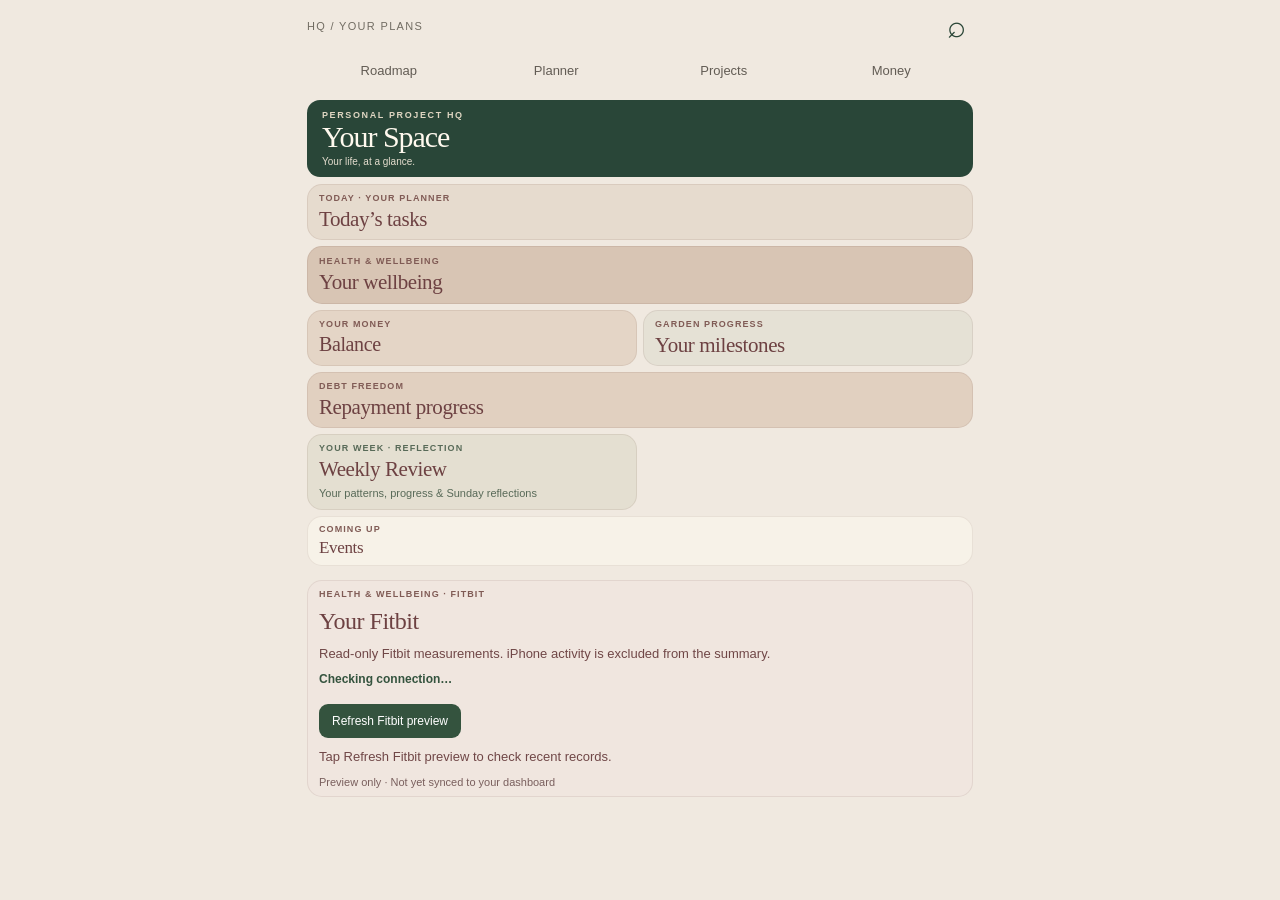
<file: your-space.html>
<!doctype html><html lang="en"><head><meta charset="utf-8"><meta name="viewport" content="width=device-width,initial-scale=1"><meta name="theme-color" content="#23382E"><title>Your Space · Personal Project HQ</title><style>
*{box-sizing:border-box}body{margin:0;background:#f4f1eb;color:#304137;font-family:Arial,sans-serif}main{max-width:850px;margin:auto;padding:22px 20px 65px}.top{display:flex;justify-content:space-between;align-items:center;gap:12px;padding-bottom:14px}.top a{color:#304137;text-decoration:none;font-size:13px;font-weight:600}.top span{font-size:12px;letter-spacing:.1em}.hq-head{padding:14px 0 25px}.hq-head h1{font-family:Georgia,serif;font-size:clamp(38px,8vw,54px);letter-spacing:-.045em;margin:7px 0}.hq-head p{color:#686b62;margin:0}.hq-kicker{display:block;font-size:11px;letter-spacing:.12em;font-weight:700;color:#667164}.hq-editorial-grid{display:grid;grid-template-columns:repeat(2,minmax(0,1fr));gap:12px}.hq-card{position:relative;display:flex;flex-direction:column;gap:13px;min-width:0;min-height:148px;border:1px solid #d7cfc0;border-radius:21px;padding:21px 18px;text-decoration:none;color:#304137;background:#f9f5ec}.hq-card strong{font-family:Georgia,serif;font-size:clamp(21px,4vw,29px);line-height:1.13;font-weight:600}.hq-card strong small{font:400 14px Arial,sans-serif}.hq-sub{font-size:13px;line-height:1.5;color:#6e746b}.hq-arrow{position:absolute;right:16px;top:15px;font-size:19px;color:#8b7562}.hq-today,.hq-garden,.hq-wellbeing{grid-column:span 2}.hq-today{background:#294536;color:#f7f1e6;padding:25px}.hq-today .hq-kicker,.hq-today .hq-sub{color:#e3e4d9}.hq-today strong{font-size:39px}.hq-money{background:#eee2d4}.hq-garden{background:#e4eadb}.hq-garden-body{display:flex;align-items:center;gap:20px}.hq-garden-body>span:last-child{display:flex;flex-direction:column;gap:9px}.hq-ring{--progress:0%;width:94px;height:94px;flex:none;border-radius:50%;background:conic-gradient(#658565 var(--progress),#c8d5c1 0);display:grid;place-items:center}.hq-ring>span{display:grid;place-items:center;width:74px;height:74px;border-radius:50%;background:#e4eadb;font-weight:700}.hq-ring-empty{font-size:35px}.hq-bar{display:block;height:7px;background:#d5d8cb;border-radius:10px;overflow:hidden;margin-top:auto}.hq-bar i{display:block;height:100%;background:#718d71;border-radius:10px}.hq-today .hq-bar{background:#5b7161}.hq-today .hq-bar i{background:#dfc79e}.hq-section-label{grid-column:span 2;font-size:12px;letter-spacing:.12em;color:#687369;font-weight:700;padding:13px 2px 0}.hq-wellbeing{background:#f0e6df}.hq-card:focus-visible{outline:3px solid #ad7852;outline-offset:3px}#status{color:#686b62;font-size:13px}@media(max-width:360px){.hq-editorial-grid{gap:9px}.hq-card{padding:18px 13px}.hq-card strong{font-size:21px}}

/* Your Space: coordinated with the Health & Wellbeing palette */
body{background:#f1ede4;color:#34533e;background-image:repeating-linear-gradient(35deg,rgba(130,112,91,.025) 0px,rgba(130,112,91,.025) 1px,transparent 1px,transparent 7px)}
.hq-head h1{color:#34533e;font-weight:400;letter-spacing:-.035em}
.hq-head p,.hq-sub{color:#758171}
.hq-kicker,.hq-section-label{color:#728570}
.hq-card{background:#faf8f2;border:1px solid #e0e1d6;border-radius:24px;color:#35553e;box-shadow:0 2px 9px rgba(58,55,44,.025);min-height:142px}
.hq-card strong{font-weight:400}
.hq-card .hq-arrow{font-size:0;color:#789079}
.hq-card .hq-arrow::before{content:'↗';font:normal 22px Georgia,serif}
.hq-today{background:#e7e6d9;color:#35553e}
.hq-today .hq-kicker{color:#728570}
.hq-today .hq-sub{color:#677568}
.hq-today strong{font-weight:400}
.hq-today .hq-bar{background:#d5d7c9}
.hq-today .hq-bar i{background:#799779}
.hq-money{background:#e8ddd2;color:#784e4b}
.hq-money .hq-kicker,.hq-money .hq-sub{color:#835e59}
.hq-garden{background:#e2e8db}
.hq-wellbeing{background:#d4bba8;color:#714943}
.hq-wellbeing .hq-kicker,.hq-wellbeing .hq-sub{color:#714943}
.hq-coming{background:#eee6db;color:#714943}
.hq-reminders{background:#e0dfd1}
.hq-meals{background:#f7f5ed}
.hq-project-card:nth-of-type(odd){background:#f7f5ed}
.hq-project-card:nth-of-type(even){background:#e9e1d6}
.hq-ring{background:conic-gradient(#789579 var(--progress),#cad5c4 0)}
.hq-ring>span{background:#e2e8db;color:#35553e}
.hq-bar{background:#d9d8ce}.hq-bar i{background:#7d987e}
.top a{color:#405743}

/* Compact, information-first dashboard revision */
main{padding:14px 16px 42px}
.top{padding:4px 0 7px}
.top span{font-size:10px}
.top a{font-size:12px}
.hq-head{padding:6px 0 14px}
.hq-head h1{font-size:36px;margin:3px 0 2px;line-height:1.05}
.hq-head p{font-size:12px}
.hq-editorial-grid{gap:9px;align-items:stretch}
.hq-card{min-height:0;padding:14px 14px 13px;gap:7px;border-radius:19px;box-shadow:none}
.hq-card strong{font-size:23px;line-height:1.15}
.hq-card strong small{font-size:12px}
.hq-card .hq-sub{font-size:11px;line-height:1.35}
.hq-card .hq-kicker{font-size:10px;letter-spacing:.105em;padding-right:15px}
.hq-card .hq-arrow{right:12px;top:10px}
.hq-card .hq-arrow::before{font-size:15px}
.hq-today{grid-column:span 2;padding:16px 16px 14px;gap:8px}
.hq-today strong{font-size:30px}
.hq-today .hq-bar{margin-top:2px}
.hq-garden{grid-column:span 2}
.hq-garden-body{gap:13px}
.hq-garden-body>span:last-child{gap:4px}
.hq-ring{width:66px;height:66px}
.hq-ring>span{width:51px;height:51px;font-size:14px}
.hq-section-label{padding:6px 1px 0;font-size:10px}
.hq-wellbeing{grid-column:span 2}
.hq-money{background:#e6d8cb}
.hq-today{background:#e8e5d9}
.hq-garden{background:#e2e8dd}
.hq-coming{background:#d5bfad}
.hq-reminders{background:#eee9dd}
.hq-meals{background:#f8f6f0}
#status:empty{display:none}
@media(min-width:600px){main{padding-left:24px;padding-right:24px}.hq-today,.hq-garden,.hq-wellbeing{grid-column:span 1}}

/* Richer, more cohesive editorial overview */
body{background:#f0ebe2;background-image:none}
main{max-width:740px;padding:16px 17px 50px}
.hq-nav{display:flex;gap:7px;overflow-x:auto;padding:10px 0 16px;scrollbar-width:none}
.hq-nav a{white-space:nowrap;text-decoration:none;font-size:12px;color:#435947;border:1px solid #d7d4c9;border-radius:999px;padding:8px 12px;background:#faf8f2}
.hq-head{padding:4px 0 16px}
.hq-head h1{font-size:40px}
.hq-editorial-grid{gap:11px}
.hq-card{border-radius:20px;border:1px solid rgba(67,65,49,.12);padding:17px 17px 16px;gap:10px;box-shadow:0 4px 0 rgba(82,67,55,.035);min-height:0}
.hq-card strong{font-size:25px}
.hq-card .hq-kicker{font-size:10px;letter-spacing:.12em}
.hq-card .hq-sub{font-size:12px}
.hq-today{grid-column:span 2;background:#dce4d8;color:#314f3c}
.hq-today .hq-kicker,.hq-today .hq-sub{color:#496c54}
.hq-today-stat{display:flex;align-items:center;gap:15px}
.hq-today-stat strong{font-size:46px;line-height:1}
.hq-today-stat span{font-size:13px;line-height:1.6}
.hq-today-stat b{font-weight:600}
.hq-wellbeing{grid-column:span 2;background:#cbb19f;color:#633d3d}
.hq-wellbeing .hq-kicker,.hq-wellbeing .hq-sub{color:#704d48}
.hq-wellbeing-body{display:flex;align-items:center;gap:15px}
.hq-wellbeing-body>span:last-child{display:flex;flex-direction:column;gap:4px}
.hq-wellbeing-icon{font-size:47px;line-height:1}
.hq-wellbeing-note{font-size:12px;color:#704d48;border-top:1px solid rgba(99,61,61,.16);padding-top:9px}
.hq-money{background:#e5d8c9;color:#704c47}
.hq-money .hq-kicker,.hq-money .hq-sub{color:#785a52}
.hq-garden{grid-column:span 1;background:#e0e6d9}
.hq-garden-body{flex-direction:column;align-items:flex-start;gap:8px}
.hq-ring{width:64px;height:64px}
.hq-ring>span{width:49px;height:49px;background:#e0e6d9}
.hq-coming{grid-column:span 2;background:#f8f6ef;border-left:5px solid #a46e60}
.hq-coming strong{font-size:23px}
@media(min-width:600px){.hq-today,.hq-wellbeing,.hq-coming{grid-column:span 2}}

/* Deep, compact editorial palette */
main{padding:11px 14px 32px}
.top{padding-bottom:3px}
.hq-nav{padding:6px 0 9px;gap:6px}
.hq-nav a{padding:6px 10px;font-size:11px}
.hq-head{padding:1px 0 11px}
.hq-head h1{font-size:35px;margin:2px 0}
.hq-head p{font-size:11px}
.hq-editorial-grid{gap:8px}
.hq-card{padding:13px 14px;border-radius:17px;gap:7px;box-shadow:none}
.hq-card strong{font-size:22px}
.hq-card .hq-sub{font-size:11px}
.hq-today{background:#294638;color:#fffaf0}
.hq-today .hq-kicker,.hq-today .hq-sub{color:#e0e8dc}
.hq-today-stat strong{font-size:38px}
.hq-today .hq-bar{background:#56705f}.hq-today .hq-bar i{background:#e0c6a7}
.hq-money{background:#673d3d;color:#fff8ee}
.hq-money .hq-kicker,.hq-money .hq-sub{color:#f0dcd3}
.hq-money .hq-bar{background:#946e6b}.hq-money .hq-bar i{background:#e5c3a8}
.hq-garden{background:#394e35;color:#fff8ed}
.hq-garden .hq-kicker,.hq-garden .hq-sub{color:#e2e9d9}
.hq-garden .hq-ring{background:conic-gradient(#d8bd8d var(--progress),#67765f 0)}
.hq-garden .hq-ring>span{background:#394e35;color:#fff8ed}
.hq-wellbeing{background:#c8a997}
.hq-coming{background:#f8f5ec}
.hq-goal-form{display:flex;align-items:center;gap:7px;margin:0 0 10px;justify-content:flex-end}
.hq-goal-form label{font-size:11px;color:#6e6c61}
.hq-goal-form input{width:90px;min-width:0;border:1px solid #d6cec1;border-radius:8px;padding:6px 8px;background:#fffdf8;color:#453f39;font-size:12px}
.hq-goal-form button{background:#3c5541;color:#fff;border:0;border-radius:8px;padding:7px 11px;font-size:11px}

/* Cohesive editorial refinement: rhythm, type scale and restrained ornament */
body{background:#eee9e0;color:#334638}
main{max-width:690px;padding:16px 16px 36px}
.top{border-bottom:1px solid #cfc6b8;padding-bottom:10px}
.top span{font-size:10px;letter-spacing:.17em;font-weight:700}
.top a{font-size:11px}
.hq-nav{gap:0;justify-content:space-between;padding:9px 0 13px;border-bottom:1px solid #d9d0c5}
.hq-nav a{border:0;border-radius:0;padding:5px 7px;background:transparent;font-size:11px;font-weight:600;color:#5b6255}
.hq-head{padding:17px 1px 16px}
.hq-head .hq-kicker{font-size:10px;letter-spacing:.18em;color:#916b5e}
.hq-head h1{font-size:39px;line-height:1.08;margin:4px 0 5px}
.hq-head p{font-size:12px;color:#756f65}
.hq-editorial-grid{gap:10px}
.hq-card{border:0;border-radius:15px;box-shadow:none;padding:15px 16px 16px;gap:9px;overflow:hidden}
.hq-card .hq-kicker{font-size:10px;letter-spacing:.16em;font-weight:700}
.hq-card strong{font-family:Georgia,serif;font-weight:400;font-size:24px;letter-spacing:-.02em}
.hq-card .hq-sub{font-size:11px;line-height:1.4}
.hq-arrow,.hq-card .hq-arrow,.hq-card .hq-arrow::before{display:none!important;content:none!important}
.hq-today{background:#294638;color:#fffaf1;grid-column:span 2}
.hq-today .hq-kicker,.hq-today .hq-sub{color:#e2e5d7}
.hq-today-stat strong{font-size:42px}
.hq-today-stat{gap:12px}
.hq-today .hq-bar{margin-top:0}
.hq-wellbeing{background:#c6aa99;color:#5f3f3d;grid-column:span 2;padding:15px 16px}
.hq-wellbeing .hq-kicker,.hq-wellbeing .hq-sub{color:#654947}
.hq-wellbeing-body{display:block}
.hq-wellbeing-body strong{font-size:23px;line-height:1.15;display:block;max-width:100%}
.hq-wellbeing-body>span:last-child{display:block}
.hq-wellbeing-icon{display:none}
.hq-wellbeing-note{margin-top:2px;padding-top:7px;font-size:11px}
.hq-money{background:#633f40;color:#fff8ef}
.hq-money .hq-kicker,.hq-money .hq-sub{color:#ead6cd}
.hq-money strong{font-size:29px}
.hq-garden{background:#394b37;color:#fff8ef}
.hq-garden .hq-kicker,.hq-garden .hq-sub{color:#e2e5d8}
.hq-garden-body{flex-direction:row;align-items:center;gap:10px}
.hq-ring{width:58px;height:58px;flex:none}
.hq-ring>span{width:44px;height:44px;background:#394b37;color:#fff8ef;font-size:13px}
.hq-coming{background:#f9f6ef;border:1px solid #ddd3c5;border-left:4px solid #9d6c5b;grid-column:span 2}
.hq-coming strong{font-size:22px;color:#684542}
@media(max-width:370px){.hq-card{padding:13px 12px}.hq-money strong{font-size:25px}.hq-ring{width:50px;height:50px}.hq-ring>span{width:38px;height:38px}}

/* Forest-green title and warm neutral overview cards */
.hq-head{background:#294638;color:#fbf6e9;border-radius:17px;padding:20px 21px 21px;margin:5px 0 13px}
.hq-head .hq-kicker{color:#dfd6c2}
.hq-head h1{color:#fff9ee;font-size:41px}
.hq-head p{color:#e4ddce;font-size:12px}
.hq-editorial-grid{gap:10px}
.hq-card{color:#704747;border:1px solid rgba(108,72,65,.11)}
.hq-card .hq-kicker,.hq-card .hq-sub{color:#805b55}
.hq-card strong{color:#6d4142}
.hq-today{background:#e6dbce;color:#704747}
.hq-today .hq-kicker,.hq-today .hq-sub{color:#805b55}
.hq-today .hq-bar{background:#cdbbb0}
.hq-today .hq-bar i{background:#985e58}
.hq-wellbeing{background:#d8c5b4;color:#704747}
.hq-wellbeing .hq-kicker,.hq-wellbeing .hq-sub,.hq-wellbeing-note{color:#805b55}
.hq-money{background:#e4d5c6;color:#704747}
.hq-money .hq-kicker,.hq-money .hq-sub{color:#805b55}
.hq-money .hq-bar{background:#cbb8ad}
.hq-money .hq-bar i{background:#985e58}
.hq-garden{background:#e5e1d5;color:#704747}
.hq-garden .hq-kicker,.hq-garden .hq-sub{color:#805b55}
.hq-garden .hq-ring{background:conic-gradient(#9c6860 var(--progress),#cfc6b9 0)}
.hq-garden .hq-ring>span{background:#e5e1d5;color:#6d4142}
.hq-coming{background:#f7f2e8;color:#704747}
.hq-coming strong{color:#6d4142}
.hq-debt{grid-column:span 2;background:#e1d0c0;color:#704747}.hq-debt .hq-kicker,.hq-debt .hq-sub{color:#805b55}.hq-debt strong{color:#6d4142}.hq-debt .hq-bar{background:#c9b3a4}.hq-debt .hq-bar i{background:#985e58}
/* One-screen mobile overview */
main{padding:9px 13px 25px}
.top{padding:0 1px 6px}
.top span{font-size:9px}
.hq-nav{padding:5px 0 7px}
.hq-nav a{font-size:10px;padding:3px 5px}
.hq-head{margin:7px 0 8px;padding:12px 15px;border-radius:13px}
.hq-head h1{font-size:31px;margin:2px 0}
.hq-head .hq-kicker{font-size:9px}
.hq-head p{font-size:10px}
.hq-editorial-grid{gap:7px}
.hq-card{padding:10px 12px;border-radius:12px;gap:5px}
.hq-card .hq-kicker{font-size:9px;letter-spacing:.12em}
.hq-card .hq-sub{font-size:10px}
.hq-card strong{font-size:19px}
.hq-today-stat strong{font-size:32px}
.hq-today-stat span{font-size:11px;line-height:1.3}
.hq-bar{height:6px!important}
.hq-wellbeing-body strong{font-size:19px}
.hq-wellbeing-note{font-size:10px;padding-top:5px}
.hq-money strong{font-size:23px}
.hq-garden-body{gap:7px}
.hq-ring{width:49px;height:49px}
.hq-ring>span{width:37px;height:37px;font-size:11px}
.hq-debt{grid-column:span 2}
.hq-debt-grid{display:grid;grid-template-columns:1fr 1fr;gap:13px}
.hq-debt-part{min-width:0}
.hq-debt-part strong{display:block;font-size:21px;margin:2px 0}
.hq-debt-label{font-size:11px;color:#805b55}
.hq-debt-part .hq-bar{margin:5px 0}
.hq-coming strong{font-size:19px}
@media(max-width:380px){.hq-nav a{font-size:9px;padding:3px}.hq-card{padding:9px 10px}}

/* Hide legacy header return links if an older page shell is retained by iOS. */
.top > a[href*="index.html"]{display:none!important}
 .hq-wellbeing-stats{display:grid;grid-template-columns:1fr 1fr;gap:5px 12px;font-size:11px;color:#704747}.hq-wellbeing-stats span:last-child{grid-column:span 2}.hq-review{background:#e4dfd1;color:#354c3b}.hq-review .hq-kicker,.hq-review .hq-sub{color:#586a58} 
/* Phone-first compact overview */
main{padding-top:9px;padding-bottom:25px}
.hq-nav{padding:5px 0 8px}
.hq-head{padding:2px 0 9px}
.hq-head h1{font-size:34px;margin:2px 0}
.hq-head p{font-size:11px}
.hq-editorial-grid{gap:7px}
.hq-card{padding:10px 12px;gap:5px;border-radius:15px}
.hq-card strong{font-size:21px}
.hq-card .hq-kicker{font-size:9px}
.hq-card .hq-sub{font-size:11px}
.hq-today-stat strong{font-size:35px}
.hq-today-stat span{line-height:1.3}
.hq-bar{height:5px}
.hq-wellbeing-note{padding-top:5px}
.hq-wellbeing-stats{gap:3px 9px}
.hq-debt-grid{gap:9px}
.hq-debt-part strong{font-size:19px}
.hq-debt-part .hq-bar{margin:3px 0}
.hq-ring{width:51px;height:51px}
.hq-ring>span{width:40px;height:40px;font-size:12px}
.hq-garden-body{gap:8px}
.hq-coming strong{font-size:18px}

/* Restore header inset and fit Coming Up on a typical iPhone viewport */
.hq-head{padding:10px 15px!important;margin:5px 0 7px}
.hq-head h1{font-size:30px;line-height:1.03;margin:2px 0 3px}
.hq-head .hq-kicker{font-size:9px}
.hq-head p{font-size:10px}
.hq-editorial-grid{gap:6px}
.hq-card{padding:8px 11px;gap:4px}
.hq-today-stat strong{font-size:30px}
.hq-today-stat{gap:10px}
.hq-wellbeing{padding:9px 11px}
.hq-wellbeing-body strong{font-size:17px}
.hq-wellbeing-stats{font-size:10px;gap:2px 7px}
.hq-wellbeing-note{margin-top:0;padding-top:4px}
.hq-debt-part strong{font-size:18px;margin:1px 0}
.hq-debt-part .hq-bar{margin:2px 0}
.hq-money strong{font-size:20px}
.hq-coming{padding:7px 11px}
.hq-coming strong{font-size:17px}

/* Unified compact Project HQ mobile design */
.hq-unified-nav{display:grid;grid-template-columns:repeat(4,minmax(0,1fr));gap:5px;align-items:center;margin:0 0 10px;padding:3px 0;font:600 12px Arial,sans-serif}
.hq-unified-nav a{display:block;min-width:0;text-align:center;padding:8px 2px;color:#294536;text-decoration:none;border-radius:7px;white-space:nowrap}
.hq-unified-nav a[aria-current="page"]{color:#8b5148;text-decoration:underline;text-underline-offset:5px}
body{font-family:Arial,sans-serif;color:#453e38;background:#f0e9e0}
main{padding:10px 12px 42px}
.panel{padding:11px 12px;margin:8px 0;border-radius:12px}
h1{line-height:1.12}h2{font-size:20px;line-height:1.15;margin-bottom:7px}
p{margin-top:6px;margin-bottom:8px}
input,select,textarea{font-family:Arial,sans-serif;font-size:14px}
label{font-size:12px}
button{font-family:Arial,sans-serif}
@media(max-width:480px){.hero,.head,header:not(.top){padding:12px 13px}.hero h1,.head h1{font-size:27px}.panel{padding:10px 11px}.pot,.account,.stat{padding:9px}.summary{gap:7px}form{gap:7px}.row{gap:7px}dialog{max-width:calc(100vw - 22px);max-height:88dvh;overflow:auto;padding:13px;border-radius:15px}dialog h2{font-size:21px}dialog input,dialog select,dialog textarea{padding:8px 9px}dialog textarea{min-height:65px}}
</style><link rel="stylesheet" href="./js/hq-unified-shell.css?v=20261110-shell2"></head><body><main><div class="hq-global-top"><span class="hq-global-label">HQ / YOUR PLANS</span></div><nav class="hq-unified-nav" aria-label="Main navigation"><a href="./master-roadmap.html">Roadmap</a><a href="./index.html#week">Planner</a><a href="./index.html#projects">Projects</a><a href="./index.html#money">Money</a></nav><p id="status" role="status" hidden>Preparing your dashboard…</p><div id="editorial"><div class="hq-head"><span class="hq-kicker">PERSONAL PROJECT HQ</span><h1>Your Space</h1><p>Your life, at a glance.</p></div><div class="hq-editorial-grid"><a class="hq-card hq-today" href="./index.html#week"><span class="hq-kicker">TODAY · YOUR PLANNER</span><strong>Today’s tasks</strong></a><a class="hq-card hq-wellbeing" href="./index.html#project/Health%20%26%20Fitness"><span class="hq-kicker">HEALTH & WELLBEING</span><strong>Your wellbeing</strong></a><a class="hq-card hq-money" href="./index.html#money"><span class="hq-kicker">YOUR MONEY</span><strong>Balance</strong></a><a class="hq-card hq-garden" href="./index.html#project/Garden"><span class="hq-kicker">GARDEN PROGRESS</span><strong>Your milestones</strong></a><a class="hq-card hq-debt" href="./debt-freedom.html"><span class="hq-kicker">DEBT FREEDOM</span><strong>Repayment progress</strong></a><a class="hq-card hq-review" href="./weekly-review.html"><span class="hq-kicker">YOUR WEEK · REFLECTION</span><strong>Weekly Review</strong><span class="hq-sub">Your patterns, progress & Sunday reflections</span></a><a class="hq-card hq-coming" href="./index.html#coming"><span class="hq-kicker">COMING UP</span><strong>Events</strong></a></div></div><section id="google-health-connect" class="hq-card" style="margin:14px 0;min-height:0;gap:9px;background:#f0e6df;color:#704747">
<span class="hq-kicker">HEALTH & WELLBEING · FITBIT</span>
<strong style="font:24px Georgia,serif">Your Fitbit</strong>
<p style="font-size:13px;line-height:1.5;margin:0">Read-only Fitbit measurements. iPhone activity is excluded from the summary.</p>
<div style="display:flex;align-items:center;gap:9px;flex-wrap:wrap"><button id="google-health-connect-button" type="button" disabled style="background:transparent;color:#34533e;border:0;padding:0;font:700 12px Arial,sans-serif;text-align:left">Checking connection…</button></div>
<p id="google-health-connect-message" role="status" style="font-size:12px;margin:0"></p>
<button id="google-health-probe-button" type="button" style="align-self:flex-start;background:#34533e;color:#fff;border:0;border-radius:9px;padding:10px 13px;font:12px Arial,sans-serif">Refresh Fitbit preview</button>
<div id="google-health-probe-result" role="status" style="font-size:13px;line-height:1.55;overflow-wrap:anywhere">Tap Refresh Fitbit preview to check recent records.</div>
<small style="font-size:11px;color:#795f5d">Preview only · Not yet synced to your dashboard</small>
</section></main><script>
window.addEventListener('error',()=>{const e=document.getElementById('status');if(e&&!e.hidden)e.textContent='The dashboard could not start. Please open this link in Safari and refresh.';});
window.addEventListener('unhandledrejection',()=>{const e=document.getElementById('status');if(e&&!e.hidden)e.textContent='The dashboard could not finish loading. Please try Safari.';});
setTimeout(()=>{const e=document.getElementById('status');if(e&&!e.hidden)e.innerHTML='Still loading? <a href="./index.html#week">Return to your planner</a>, or open this page directly in Safari.';},12000);
</script><script type="module">
import {createClient} from 'https://esm.sh/@supabase/supabase-js@2';
import {createEditorialDashboard} from './js/editorial-dashboard.js?v=13';
import {createTaskRepository} from './js/task-repository.js';
const client=createClient('https://rilqlmsojlplbaoxkztc.supabase.co','sb_publishable_3jueoHvfgcnIlCkVpRKwWQ_6iWLG627');
const projects=[['Garden','Garden'],['Book Nook','Book Nook'],['Christmas','Christmas Planning'],['Wellbeing','Health & Fitness'],['Home Projects','Home Projects'],['Other','Other']].map(([name,value])=>({name,value}));
const status=document.getElementById('status');
const ghButton=document.getElementById('google-health-connect-button');
const ghMessage=document.getElementById('google-health-connect-message');
const ghBase='https://rilqlmsojlplbaoxkztc.supabase.co/functions/v1/google-health-auth';
const ghProbe=document.getElementById('google-health-probe-button');
const ghProbeResult=document.getElementById('google-health-probe-result');
let fitbitPreview=null;
function showFitbitInWellbeing(){
 const card=document.querySelector('#editorial .hq-wellbeing');
 if(!card||!fitbitPreview)return;
 card.querySelector('.hq-fitbit-stats')?.remove();
 const daily=fitbitPreview.daily||{};
 const latest=(kind,field)=>{const item=daily[kind];if(!item||item.status!==200)return null;const day=(item.days||[]).find(d=>Number.isFinite(d[field]));return day?{day,complete:item.complete}:null;};
 const steps=latest('steps','steps'),sleep=latest('sleep','sleep_minutes'),hr=latest('heart-rate','heart_rate_average');
 const section=document.createElement('div');section.className='hq-fitbit-stats';section.style.cssText='margin-top:5px;padding-top:6px;border-top:1px solid #d6c4b7;display:grid;grid-template-columns:repeat(3,minmax(0,1fr));gap:5px;font:11px Arial,sans-serif;color:#704747';
 const items=[
  ['STEPS',steps,steps?Math.round(steps.day.steps).toLocaleString('en-GB'):'—'],
  ['SLEEP',sleep,sleep?Math.floor(sleep.day.sleep_minutes/60)+'h '+String(sleep.day.sleep_minutes%60).padStart(2,'0')+'m':'—'],
  ['HEART RATE',hr,hr?hr.day.heart_rate_average+' bpm':'—']
 ];
 for(const [label,result,value] of items){
  const cell=document.createElement('div');
  const head=document.createElement('div');head.textContent=label;head.style.cssText='font-size:10px;letter-spacing:.08em;opacity:.75';
  const number=document.createElement('strong');number.textContent=value;number.style.cssText='display:block;font:15px Georgia,serif;margin:2px 0';
  const note=document.createElement('small');note.textContent=result?(result.day.date+(result.complete?' · Fitbit':' · partial')):'Fitbit preview';
  cell.append(head,number);section.append(cell);
 }
 card.append(section);
}
const wellbeingObserver=new MutationObserver(()=>{if(fitbitPreview)showFitbitInWellbeing();});
wellbeingObserver.observe(document.getElementById('editorial'),{childList:true,subtree:false});

ghProbe.addEventListener('click',async()=>{ghProbe.disabled=true;ghProbeResult.textContent='Checking your connected Google Health account…';try{const {data}=await client.auth.getSession();if(!data.session)throw Error('Please sign in to HQ first.');const reply=await fetch(ghBase+'/probe',{headers:{Authorization:'Bearer '+data.session.access_token}});const info=await reply.json();if(!reply.ok)throw Error(info.error||'Unable to check health data');if(!info.connected){ghProbeResult.textContent='No connected account found.';return;}const format=(x)=>x.status===200?(x.has_records?'Records available':x.has_records===false?'No records returned':'No result'):'Not available (HTTP '+x.status+')';fitbitPreview=info;showFitbitInWellbeing();const daily=info.daily||{};const fmt=(key,label,field,unit)=>{const category=daily[key];if(!category||category.status!==200)return label+': unavailable';const days=(category.days||[]).filter(d=>Number.isFinite(d[field]));const lines=days.slice(0,4).map(d=>d.date+': '+(field==='sleep_minutes'?(Math.floor(d[field]/60)+'h '+String(d[field]%60).padStart(2,'0')+'m'):Math.round(d[field]).toLocaleString('en-GB')+unit));return label+' ('+(category.complete?'complete page history':'partial — more pages exist')+')'+(lines.length?'\n'+lines.join('\n'):'\nNo Fitbit measurements found');};ghProbeResult.textContent=fmt('steps','Steps','steps',' steps')+'\n\n'+fmt('sleep','Sleep','sleep_minutes','')+'\n\n'+fmt('heart-rate','Average recorded heart rate','heart_rate_average',' bpm')+'\n\n'+(daily['total-calories']?.status===200?'Calories: category accessible; values not yet validated':'Calories: unavailable (checking access and category)');ghProbeResult.style.whiteSpace='pre-line';;}catch(e){ghProbeResult.textContent=e.message||'Unable to check.';const card=document.querySelector('#editorial .hq-wellbeing');if(card){let msg=card.querySelector('.hq-fitbit-error');if(!msg){msg=document.createElement('small');msg.className='hq-fitbit-error';msg.style.cssText='font-size:11px;color:#704747';card.append(msg);}msg.textContent='Fitbit temporarily unavailable — tap Refresh Fitbit preview below.';}}finally{ghProbe.disabled=false;}});
const ghResult=new URLSearchParams(location.search).get('google_health');
if(ghResult==='connected')ghMessage.textContent='Google Health account connected. Data syncing will be added next.';
else if(ghResult)ghMessage.textContent='Google Health connection was not completed ('+ghResult+').';
(async()=>{try{
 const {data}=await client.auth.getSession();
 if(!data.session){ghButton.textContent='Sign in to HQ first';ghMessage.textContent='Your HQ session is not available on this page.';return;}
 const connectionResponse=await fetch(ghBase+'/connection-status',{headers:{Authorization:'Bearer '+data.session.access_token}});
 const connection=await connectionResponse.json();
 if(!connectionResponse.ok)throw Error(connection.error||'Unable to check connection');
 if(connection.connected){
   ghButton.textContent='Google Health connected ✓';
   ghButton.disabled=true;
   ghMessage.textContent='Your Google Health authorisation is saved. You do not need to reconnect.';ghProbe.click();
   return;
 }
 const response=await fetch(ghBase+'/status');
 if(!response.ok)throw Error('Service unavailable');
 const info=await response.json();
 if(!info.ready){ghButton.textContent='Connection setup pending';ghMessage.textContent='Secure connection is being prepared.';return;}
 ghButton.disabled=false;ghButton.textContent='Connect Google Health';
 ghMessage.textContent='No Google Health connection is saved for this HQ account.';
 ghButton.addEventListener('click',async()=>{ghButton.disabled=true;ghMessage.textContent='Preparing secure Google sign-in…';try{
 const {data}=await client.auth.getSession();if(!data.session)throw Error('Please sign in to HQ first.');
 const reply=await fetch(ghBase+'/start',{headers:{Authorization:'Bearer '+data.session.access_token}});
 const result=await reply.json();if(!reply.ok||!result.authorization_url)throw Error(result.error||'Could not start connection');
 location.assign(result.authorization_url);
 }catch(error){ghMessage.textContent=error.message||'Connection failed';ghButton.disabled=false;}});
}catch(error){ghButton.textContent='Connection status unavailable';ghButton.disabled=true;ghMessage.textContent='Could not verify your saved connection. Please try refreshing later; you do not need to reconnect.';}})();

try {
 const {data,error}=await client.auth.getSession();if(error)throw error;
 if(!data.session){status.innerHTML='Please <a href="./index.html#week">sign in on your main app</a> first.';}
 else {status.hidden=true;const dashboard=createEditorialDashboard({root:document.getElementById('editorial'),client,projects,getTasks:()=>[]});await dashboard.refresh();status.hidden=true;createTaskRepository(client).list().then(tasks=>{const fresh=createEditorialDashboard({root:document.getElementById('editorial'),client,projects,getTasks:()=>tasks});return fresh.refresh();}).catch(()=>{});}
}catch(e){status.textContent='Could not load the dashboard: '+(e.message||'Please try again.');}
</script><script>
// Always request a fresh main-app document when navigating from Your Space.
// Keep the destination hash (Planner, Money, Projects, etc.) unchanged.
document.addEventListener('click', event => {
  const link = event.target.closest('a[href]');
  if (!link || event.defaultPrevented || event.metaKey || event.ctrlKey || event.shiftKey || event.altKey) return;
  const url = new URL(link.href, location.href);
  if (url.origin !== location.origin || !url.pathname.endsWith('/index.html')) return;
  event.preventDefault();
  url.searchParams.set('refresh', String(Date.now()));
  location.assign(url.href);
});
</script><script defer src="./js/update-notice.js?v=20261110-update1"></script><script defer src="./js/explore-shortcut.js?v=20261110-polish1"></script></body></html>
</file>
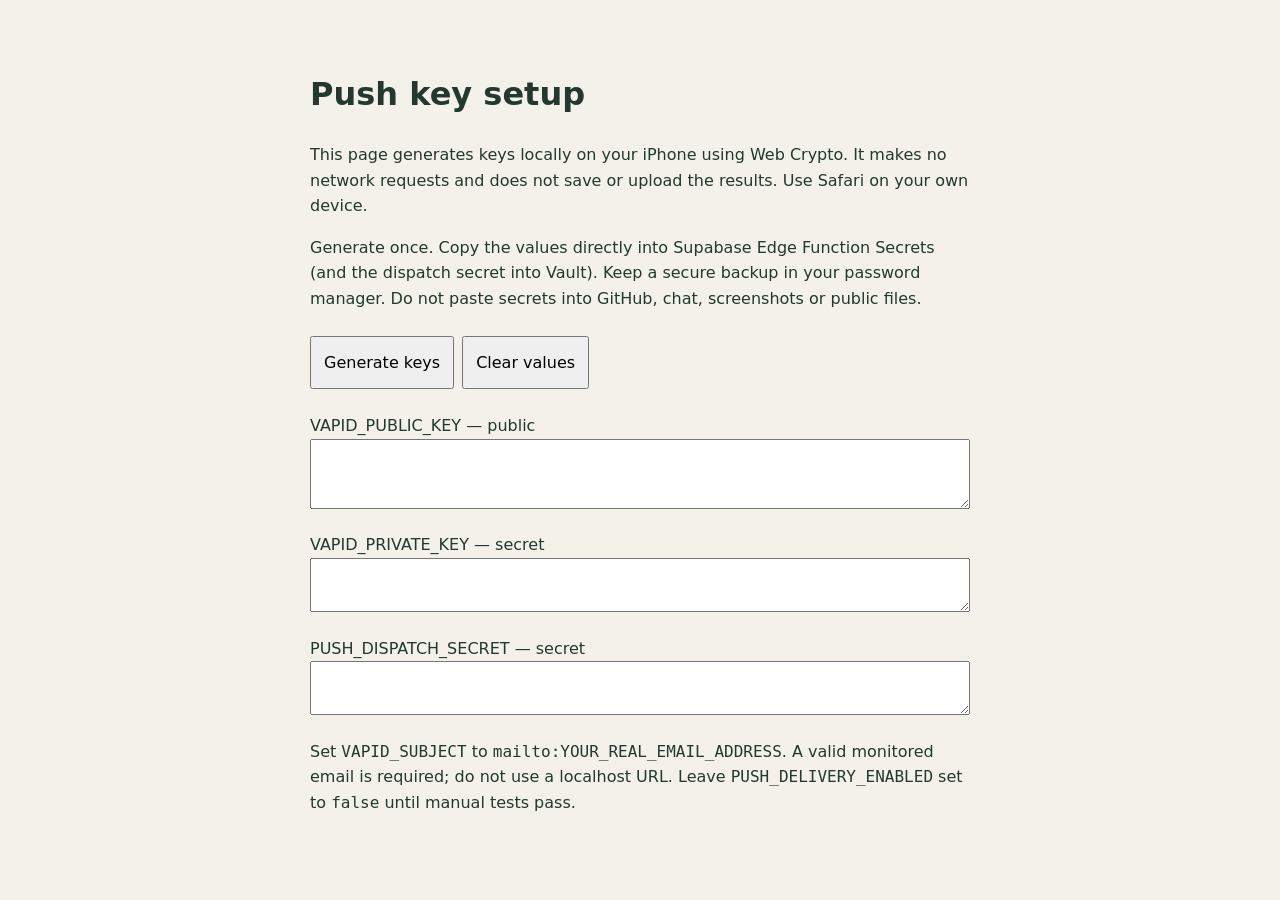
<file: tools/push-setup.html>
<!doctype html>
<html lang="en"><head><meta charset="utf-8"><meta name="viewport" content="width=device-width,initial-scale=1">
<meta http-equiv="Content-Security-Policy" content="default-src 'none'; script-src 'unsafe-inline'; style-src 'unsafe-inline'; connect-src 'none'; form-action 'none'; base-uri 'none'">
<meta name="referrer" content="no-referrer"><title>Project HQ — push key setup</title>
<style>body{font:16px/1.6 system-ui;background:#F4F1EB;color:#23382E;max-width:660px;margin:32px auto;padding:16px}button{font:inherit;padding:12px;margin:8px 8px 8px 0}label{display:block;margin-top:16px}textarea{box-sizing:border-box;width:100%;font:14px monospace;padding:10px}code{overflow-wrap:anywhere}</style></head><body>
<h1>Push key setup</h1><p>This page generates keys locally on your iPhone using Web Crypto. It makes no network requests and does not save or upload the results. Use Safari on your own device.</p>
<p>Generate once. Copy the values directly into Supabase Edge Function Secrets (and the dispatch secret into Vault). Keep a secure backup in your password manager. Do not paste secrets into GitHub, chat, screenshots or public files.</p>
<button id="generate">Generate keys</button><button id="clear">Clear values</button><p id="status" role="status"></p>
<label for="public">VAPID_PUBLIC_KEY — public</label><textarea id="public" readonly rows="3" autocapitalize="off" spellcheck="false"></textarea>
<label for="private">VAPID_PRIVATE_KEY — secret</label><textarea id="private" readonly rows="2" autocapitalize="off" spellcheck="false"></textarea>
<label for="dispatch">PUSH_DISPATCH_SECRET — secret</label><textarea id="dispatch" readonly rows="2" autocapitalize="off" spellcheck="false"></textarea>
<p>Set <code>VAPID_SUBJECT</code> to <code>mailto:YOUR_REAL_EMAIL_ADDRESS</code>. A valid monitored email is required; do not use a localhost URL. Leave <code>PUSH_DELIVERY_ENABLED</code> set to <code>false</code> until manual tests pass.</p>
<script>
const $=id=>document.getElementById(id);
const b64=bytes=>btoa(String.fromCharCode(...bytes)).replaceAll('+','-').replaceAll('/','_').replaceAll('=','');
const raw=text=>Uint8Array.from(atob(text.replaceAll('-','+').replaceAll('_','/')+'='.repeat((4-text.length%4)%4)),c=>c.charCodeAt(0));
$('generate').onclick=async()=>{try{
 const key=await crypto.subtle.generateKey({name:'ECDSA',namedCurve:'P-256'},true,['sign','verify']);
 const jwk=await crypto.subtle.exportKey('jwk',key.privateKey);
 $('public').value=b64(new Uint8Array([4,...raw(jwk.x),...raw(jwk.y)]));
 $('private').value=jwk.d;$('dispatch').value=b64(crypto.getRandomValues(new Uint8Array(32)));
 $('status').textContent='Generated locally. Save securely, then clear this page and your clipboard.';
}catch{$('status').textContent='Key generation is unavailable. Open this page over HTTPS in Safari.';}};
$('clear').onclick=()=>{for(const id of ['public','private','dispatch'])$(id).value='';$('status').textContent='Values cleared. Keys already saved in Supabase are unchanged.';};
</script></body></html>
</file>
<file: preview/js/project-pages.css>
#projectView { --project-colour:#20392c; padding:6px 0 20px; }
#projectView[data-theme=books] { --project-colour:#47392e; }
#projectView[data-theme=christmas] { --project-colour:#582f2c; }
#projectView[data-theme=health] { --project-colour:#303d40; }
#projectView[data-theme=home] { --project-colour:#41452d; }
#projectView[data-theme=other] { --project-colour:#50404e; }
.project-nav { display:flex; flex-wrap:wrap; justify-content:space-between; align-items:center; gap:12px; margin-bottom:8px; }
.project-nav a { display:inline-flex; align-items:center; min-height:44px; }
.project-feature { position:relative; overflow:hidden; border-radius:16px; background:var(--project-colour); color:#FAF9F6; }
.project-feature img { display:block; width:100%; height:145px; object-fit:cover; filter:brightness(.82) saturate(.85); }
.project-feature-copy { padding:16px 18px 18px; }
#projectEyebrow { margin:0 0 8px; color:#e2ded3; font-size:9px; letter-spacing:.14em; }
#projectHeading { font-size:28px; font-weight:600; margin:0; line-height:1.25; }
#projectHeading:focus,#projectSectionHeading:focus { outline:none; }
.project-progress-label { font-size:12px; color:var(--muted); margin:10px 0 8px; }
.project-feature .project-progress-label { color:#eeeae0; }
.project-progress { height:5px; border-radius:5px; background:#dfdcd3; overflow:hidden; }
.project-feature .project-progress { background:#ffffff35; }
.project-progress > span { display:block; height:100%; background:var(--project-colour); transition:width .18s ease; }
.project-feature .project-progress > span { background:#eeeae0; }
.project-feedback { display:flex; align-items:center; justify-content:space-between; gap:12px; min-height:44px; }
.project-feedback p { margin:6px 0; }
.project-section-top { display:flex; flex-wrap:wrap; align-items:center; justify-content:space-between; gap:8px; margin:16px 0 10px; }
#projectView h2 { font-size:20px; font-weight:500; margin:0; overflow-wrap:anywhere; }
.project-section-cards { display:grid; grid-template-columns:repeat(2,minmax(0,1fr)); gap:10px; list-style:none; padding:0; margin:0; }
.project-section-card { min-width:0; border:1px solid #D8D3C9; border-radius:13px; background:#FAF9F6; overflow:hidden; }
.project-section-link { display:block; color:var(--ink); text-decoration:none; padding:14px 13px 10px; }
.project-section-link h3 { margin:0; font-size:17px; line-height:1.4; font-weight:500; overflow-wrap:anywhere; }
.project-section-link:hover h3 { text-decoration:underline; text-underline-offset:4px; }
.project-card-controls { display:flex; flex-wrap:wrap; padding:0 5px 3px; border-top:1px solid #e5e1d9; justify-content:space-between; }
.project-control { display:inline-flex; align-items:center; justify-content:center; border:0; background:transparent; color:#62645c; min-width:44px; min-height:44px; padding:8px; font-size:11px; }
#projectView .primary { background:var(--project-colour); }
#projectError:empty { display:none; }
#projectSectionPage { margin-top:14px; }
.project-section-actions { display:flex; flex-wrap:wrap; gap:8px; }
.project-milestones { list-style:none; padding:0; margin:12px 0; }
.project-milestone { padding:8px 10px 3px; border:1px solid #D8D3C9; border-radius:10px; background:#FAF9F6; margin-bottom:8px; }
.project-milestone-label { display:flex; align-items:center; gap:10px; min-height:44px; margin:0; font-size:14px; line-height:1.5; }
.project-milestone-label input { flex-shrink:0; width:23px; height:23px; min-height:23px; accent-color:var(--project-colour); }
.project-milestone-label span { overflow-wrap:anywhere; min-width:0; }
.project-milestone.is-complete .project-milestone-label span { text-decoration:line-through; color:var(--muted); }
.project-milestone-controls { display:flex; justify-content:flex-end; gap:2px; }
.project-future { border-top:1px solid #D8D3C9; margin-top:22px; padding-top:14px; }
.project-future p { margin:0 0 8px; font-size:12px; color:var(--muted); line-height:1.5; }
.project-future span { display:inline-block; margin:0 14px 8px 0; font-size:12px; color:var(--muted); }
@media(max-width:380px) { .project-section-cards { grid-template-columns:1fr; } .project-feature img { height:125px; } }
@media(prefers-reduced-motion:reduce) { .project-progress > span { transition:none; } }

/* Connected project hub: first-stage navigation; legacy subsections remain available under To Do. */
.project-hub{display:grid;grid-template-columns:repeat(3,minmax(0,1fr));gap:12px;margin:20px 0 18px}
.project-hub-card{min-width:0;min-height:150px;padding:19px 12px;display:flex;flex-direction:column;align-items:flex-start;justify-content:flex-end;gap:9px;border:1px solid #d4cfc2;border-radius:17px;background:#faf8f3;color:#283c30;text-align:left;text-decoration:none;box-shadow:0 3px 12px #27392b0b;cursor:pointer}
.project-hub-card:hover,.project-hub-card:focus-visible{background:#eceee5;border-color:#a9b4a3}
.project-hub-icon{display:grid;place-items:center;width:35px;height:35px;border-radius:10px;background:#e2e9dd;font-size:21px}
.project-hub-card strong{font-size:20px;letter-spacing:-.035em;font-weight:600}
.project-hub-card small{font-size:12px;color:#62695f;line-height:1.35}
.project-hub-enabled:not(.project-hub-expanded) #projectOverview{display:none}
.project-hub-enabled #projectOverview>.project-library-entry{display:none}
@media(max-width:500px){.project-hub{gap:8px}.project-hub-card{min-height:145px;padding:13px 10px}.project-hub-card strong{font-size:17px}.project-hub-card small{font-size:11px}}

/* Botanical journal redesign — preview only. All navigation remains functional. */
#projectView.project-hub-enabled { --hub-ink:#203b2d; --hub-soft:#c5d1be; --hub-gold:#e6c99b; --hub-rose:#d9a89b; }
#projectView[data-theme=books] { --hub-ink:#493729; --hub-soft:#c5b5a0; --hub-gold:#d7b389; --hub-rose:#bb8b78; }
#projectView[data-theme=christmas] { --hub-ink:#4e2928; --hub-soft:#bfc5ad; --hub-gold:#e1bd86; --hub-rose:#d9a49b; }
#projectView[data-theme=home] { --hub-ink:#41442d; --hub-soft:#bfc6ae; --hub-gold:#d7b88b; --hub-rose:#c69c84; }
#projectView[data-theme=other] { --hub-ink:#4c3c49; --hub-soft:#c9c3c5; --hub-gold:#dbc6a1; --hub-rose:#d6a7ae; }
#projectView.project-hub-enabled .project-feature { border-radius:22px;box-shadow:0 9px 24px #20392c16; }
#projectView.project-hub-enabled .project-feature img {height:160px;filter:brightness(.82) saturate(1.08)}
#projectView.project-hub-enabled .project-feature-copy {padding:20px 22px 23px}
#projectView.project-hub-enabled #projectEyebrow {font-size:11px;letter-spacing:.18em}
#projectView.project-hub-enabled #projectHeading {font-family:Georgia,'Times New Roman',serif;font-size:clamp(35px,7vw,51px);font-weight:600;letter-spacing:-.045em}
#projectView.project-hub-enabled .project-progress {height:7px}
#projectView.project-hub-enabled .project-feedback {margin:12px 0 5px}
#projectView.project-hub-enabled .project-hub {gap:12px;margin:18px 0 28px;align-items:stretch}
#projectView .project-hub[hidden]{display:none!important}
#projectView.project-hub-enabled .project-hub-card {position:relative;min-height:295px;padding:0;gap:0;justify-content:flex-start;display:flex;flex-direction:column;overflow:hidden;border:1px solid #ddd5c8;border-radius:20px;background:#fbf8f1;color:var(--hub-ink);box-shadow:0 5px 18px #3e42201a;transition:transform .2s,box-shadow .2s}
#projectView.project-hub-enabled .project-hub-card:hover,#projectView.project-hub-enabled .project-hub-card:focus-visible{background:#fbf8f1;transform:translateY(-3px);box-shadow:0 9px 23px #3e422029}
#projectView.project-hub-enabled .project-hub-art{display:block;width:100%;height:124px;flex:none;background-size:cover;background-position:center;position:relative}
#projectView.project-hub-enabled .project-hub-art::after{content:'';position:absolute;inset:0;background:linear-gradient(0deg,#1d302322,transparent 55%)}
#projectView[data-theme=garden] .project-hub-art {background-image:url('../../images/garden.jpg')}
#projectView[data-theme=books] .project-hub-art {background-image:url('../../images/book-nook.jpg')}
#projectView[data-theme=christmas] .project-hub-art {background-image:url('../../images/christmas.jpg')}
#projectView[data-theme=home] .project-hub-art {background-image:url('../../images/home-projects.jpg')}
#projectView[data-theme=other] .project-hub-art {background-image:url('../../images/other.jpg')}
#projectView .project-hub-card[data-hub=todo] .project-hub-art{background-position:18% 35%}
#projectView .project-hub-card[data-hub=buy] .project-hub-art{background-position:55% 55%;filter:sepia(.14) saturate(.86)}
#projectView .project-hub-card[data-hub=library] .project-hub-art{background-position:87% 28%;filter:sepia(.2) saturate(.8)}
#projectView.project-hub-enabled .project-hub-icon{position:relative;z-index:1;margin:-22px 0 0 12px;display:grid;place-items:center;width:45px;height:45px;flex:none;border:3px solid #fbf8f1;border-radius:50%;background:var(--hub-soft);font-family:Georgia,serif;font-size:25px;color:var(--hub-ink)}
#projectView.project-hub-enabled .project-hub-card[data-hub=buy] .project-hub-icon{background:var(--hub-gold)}
#projectView.project-hub-enabled .project-hub-card[data-hub=library] .project-hub-icon{background:var(--hub-rose)}
#projectView.project-hub-enabled .project-hub-body{position:relative;display:flex;flex-direction:column;align-items:flex-start;flex:1;gap:8px;width:100%;padding:10px 12px 13px}
#projectView.project-hub-enabled .project-hub-body::after{content:'❧';position:absolute;bottom:2px;left:8px;color:#839d7c45;font-size:53px;line-height:1;pointer-events:none}
#projectView.project-hub-enabled .project-hub-card[data-hub=buy] .project-hub-body::after{color:#b99b644b}
#projectView.project-hub-enabled .project-hub-card[data-hub=library] .project-hub-body::after{color:#bc8a854b}
#projectView.project-hub-enabled .project-hub-card strong{font-family:Georgia,'Times New Roman',serif;font-size:clamp(21px,3.8vw,31px);line-height:1.05;font-weight:600;letter-spacing:-.04em}
#projectView.project-hub-enabled .project-hub-card small{font-size:clamp(11px,2.5vw,14px);line-height:1.4;color:#57594f}
#projectView.project-hub-enabled .project-hub-arrow{align-self:flex-end;display:grid;place-items:center;margin-top:auto;width:31px;height:31px;border-radius:50%;background:var(--hub-soft);font-size:23px;font-family:Arial,sans-serif;font-weight:400}
#projectView.project-hub-enabled .project-hub-card[data-hub=buy] .project-hub-arrow{background:var(--hub-gold)}
#projectView.project-hub-enabled .project-hub-card[data-hub=library] .project-hub-arrow{background:var(--hub-rose)}
@media(max-width:500px){
 #projectView.project-hub-enabled .project-hub{gap:8px}
 #projectView.project-hub-enabled .project-hub-card{min-height:275px;border-radius:17px}
 #projectView.project-hub-enabled .project-hub-art{height:110px}
 #projectView.project-hub-enabled .project-hub-icon{width:42px;height:42px;margin-left:8px}
 #projectView.project-hub-enabled .project-hub-body{padding:9px 8px 11px;gap:8px}
 #projectView.project-hub-enabled .project-hub-card strong{font-size:clamp(20px,5vw,25px)}
 #projectView.project-hub-enabled .project-hub-card small{font-size:11px}
}
@media(max-width:350px){#projectView.project-hub-enabled .project-hub-card strong{font-size:19px}#projectView.project-hub-enabled .project-hub-art{height:95px}}
@media(prefers-reduced-motion:reduce){#projectView.project-hub-enabled .project-hub-card{transition:none}}

/* Journal refinement 2: three distinct original illustrations and integrated cover. */
#projectView.project-hub-enabled .project-feature{min-height:255px;isolation:isolate;background:#233c2f}
#projectView.project-hub-enabled .project-feature img{position:absolute;inset:0;width:100%;height:100%;object-fit:cover;filter:brightness(.72) saturate(.9)}
#projectView.project-hub-enabled .project-feature::after{content:'';position:absolute;inset:0;background:linear-gradient(90deg,#142b22e8 0%,#183026a8 53%,#1d382a29 100%),linear-gradient(0deg,#12291e88,transparent 65%);pointer-events:none;z-index:0}
#projectView.project-hub-enabled .project-feature-copy{position:relative;z-index:1;display:flex;flex-direction:column;justify-content:center;min-height:255px;padding:24px 25px}
#projectView.project-hub-enabled .project-feature .project-progress-label{margin-top:16px}
#projectView.project-hub-enabled .project-hub{margin-top:5px;margin-bottom:16px}
#projectView.project-hub-enabled .project-hub-card{min-height:264px}
#projectView.project-hub-enabled .project-hub-art{height:120px;background-color:#7a8267}
#projectView[data-theme=garden] .project-hub-card[data-hub=todo] .project-hub-art{background-image:url('../images/todo-garden.svg');background-position:center}
#projectView[data-theme=garden] .project-hub-card[data-hub=buy] .project-hub-art{background-image:url('../images/buy-garden.svg');background-position:center;filter:none}
#projectView[data-theme=garden] .project-hub-card[data-hub=library] .project-hub-art{background-image:url('../images/library-garden.svg');background-position:center;filter:none}
#projectView.project-hub-enabled .project-hub-body::after{content:'✿';font-size:31px;bottom:7px;left:11px;color:#7d98794d}
#projectView.project-hub-enabled .project-hub-card[data-hub=todo] .project-hub-body::after{content:'❦'}
#projectView.project-hub-enabled .project-hub-card[data-hub=buy] .project-hub-body::after{content:'❧'}
#projectView.project-hub-enabled .project-hub-card[data-hub=library] .project-hub-body::after{content:'✿'}
#projectView.project-hub-enabled .project-hub-icon{font-family:Georgia,serif}
#projectView.project-hub-enabled .project-hub-card[data-hub=buy] .project-hub-icon{font-size:29px}
#projectView.project-hub-enabled .project-hub-card[data-hub=library] .project-hub-icon{font-size:23px}
@media(max-width:500px){
 #projectView.project-hub-enabled .project-feature,#projectView.project-hub-enabled .project-feature-copy{min-height:215px}
 #projectView.project-hub-enabled .project-feature-copy{padding:22px 21px}
 #projectView.project-hub-enabled .project-hub-card{min-height:255px}
 #projectView.project-hub-enabled .project-hub-art{height:115px}
 #projectView.project-hub-enabled .project-hub-body{gap:7px}
}

/* Editorial refinement 3: restrained woodland palette, no twee ornamentation. */
#projectView.project-hub-enabled{--hub-soft:#536b57;--hub-gold:#a65f41;--hub-rose:#692f36}
#projectView[data-theme=books]{--hub-soft:#566449;--hub-gold:#9a573d;--hub-rose:#633438}
#projectView[data-theme=christmas]{--hub-soft:#405d4b;--hub-gold:#9a503a;--hub-rose:#632c36}
#projectView[data-theme=home]{--hub-soft:#50654d;--hub-gold:#a05c3d;--hub-rose:#63353b}
#projectView[data-theme=other]{--hub-soft:#526151;--hub-gold:#9e5a45;--hub-rose:#653b46}
#projectView.project-hub-enabled .project-hub-card{border-radius:15px;box-shadow:0 4px 12px #2e34221a}
#projectView.project-hub-enabled .project-hub-icon{width:30px;height:30px;margin:-15px 0 0 13px;border:2px solid #fbf8f1;background:var(--hub-soft);color:#fff9f0;font-size:17px;font-family:Arial,Helvetica,sans-serif;box-shadow:0 1px 3px #19271c1f}
#projectView.project-hub-enabled .project-hub-card[data-hub=buy] .project-hub-icon{background:var(--hub-gold);font-size:17px}
#projectView.project-hub-enabled .project-hub-card[data-hub=library] .project-hub-icon{background:var(--hub-rose);font-size:15px}
#projectView.project-hub-enabled .project-hub-body::after{content:none!important}
#projectView.project-hub-enabled .project-hub-card[data-hub=todo] .project-hub-body::after,
#projectView.project-hub-enabled .project-hub-card[data-hub=buy] .project-hub-body::after,
#projectView.project-hub-enabled .project-hub-card[data-hub=library] .project-hub-body::after{content:none!important}
#projectView.project-hub-enabled .project-hub-arrow{width:27px;height:27px;background:var(--hub-soft);color:#fff9f0;font-size:19px}
#projectView.project-hub-enabled .project-hub-card[data-hub=buy] .project-hub-arrow{background:var(--hub-gold)}
#projectView.project-hub-enabled .project-hub-card[data-hub=library] .project-hub-arrow{background:var(--hub-rose)}
#projectView.project-hub-enabled .project-hub-body{padding-top:13px;padding-bottom:11px}
#projectView.project-hub-enabled .project-hub-card strong{letter-spacing:-.035em}
@media(max-width:500px){
#projectView.project-hub-enabled .project-hub-icon{width:29px;height:29px;margin:-14px 0 0 10px}
#projectView.project-hub-enabled .project-hub-body{padding-top:12px}
}

/* Approved cinematic editorial layout: clean three-column cards and restrained iconography. */
#projectView.project-hub-enabled .project-hub{gap:12px;margin-top:8px;margin-bottom:20px}
#projectView.project-hub-enabled .project-hub-card{min-height:335px;border-radius:19px;background:#f9f6ee;box-shadow:0 8px 20px #342f221a}
#projectView.project-hub-enabled .project-hub-art{height:165px;background-size:cover}
#projectView.project-hub-enabled .project-hub-icon{margin:14px 0 0 14px;width:25px;height:25px;border:0;border-radius:0;background:transparent!important;color:#254633;font-size:23px;box-shadow:none}
#projectView.project-hub-enabled .project-hub-card[data-hub=buy] .project-hub-icon{color:#99462d}
#projectView.project-hub-enabled .project-hub-card[data-hub=library] .project-hub-icon{color:#642934}
#projectView.project-hub-enabled .project-hub-body{padding:12px 14px 15px;gap:9px}
#projectView.project-hub-enabled .project-hub-card[data-hub=todo] strong{color:#244333}
#projectView.project-hub-enabled .project-hub-card[data-hub=buy] strong{color:#97452f}
#projectView.project-hub-enabled .project-hub-card[data-hub=library] strong{color:#612b35}
#projectView.project-hub-enabled .project-hub-card strong{font-size:clamp(23px,3.5vw,34px)}
#projectView.project-hub-enabled .project-hub-arrow{width:34px;height:34px;font-size:23px}
#projectView.project-hub-enabled .project-feature::after{background:linear-gradient(90deg,#0d211c99 0%,#14291f44 65%,transparent),linear-gradient(0deg,#0d211caa,transparent 85%)}
#projectView.project-hub-enabled .project-feature img{filter:brightness(.73) saturate(.93)}
/* Photo-like texture, contrast and golden shafts over the existing art until bespoke imagery is available. */
#projectView[data-theme=garden] .project-hub-card .project-hub-art{filter:brightness(.73) contrast(1.14) saturate(.82)!important}
#projectView[data-theme=garden] .project-hub-card .project-hub-art::after{background:linear-gradient(125deg,transparent 8%,#ffce7830 31%,transparent 49%),linear-gradient(0deg,#151e1699,#131c1822 80%)}
@media(max-width:500px){
#projectView.project-hub-enabled .project-hub{gap:8px}
#projectView.project-hub-enabled .project-hub-card{min-height:305px;border-radius:15px}
#projectView.project-hub-enabled .project-hub-art{height:140px}
#projectView.project-hub-enabled .project-hub-icon{margin:11px 0 0 9px;width:22px;height:22px;font-size:20px}
#projectView.project-hub-enabled .project-hub-body{padding:10px 9px 12px;gap:8px}
#projectView.project-hub-enabled .project-hub-card strong{font-size:clamp(20px,5vw,27px)}
#projectView.project-hub-enabled .project-hub-card small{font-size:11px}
#projectView.project-hub-enabled .project-hub-arrow{width:30px;height:30px}
}

/* Final approved Garden photographs: exact user-uploaded mobile mockup crops. */
#projectView[data-theme=garden] .project-hub-card[data-hub=todo] .project-hub-art{background-image:url('../images/todo-garden.png');background-position:center center;filter:none!important}
#projectView[data-theme=garden] .project-hub-card[data-hub=buy] .project-hub-art{background-image:url('../images/buy-garden.png');background-position:center center;filter:none!important}
#projectView[data-theme=garden] .project-hub-card[data-hub=library] .project-hub-art{background-image:url('../images/library-garden.png');background-position:center center;filter:none!important}
#projectView[data-theme=garden] .project-hub-card .project-hub-art::after{content:none!important}

/* Fine-line, quieter Garden hub controls */
#projectView.project-hub-enabled .project-hub-icon{width:19px;height:19px;margin:11px 0 0 10px}
#projectView.project-hub-enabled .project-hub-icon svg{display:block;width:18px;height:18px;stroke-width:1.3}
#projectView.project-hub-enabled .project-hub-arrow{width:25px;height:25px}
#projectView.project-hub-enabled .project-hub-arrow svg{display:block;width:16px;height:16px;stroke-width:1.3}

/* Phase 1: unified To Do preview, no data migration */
#projectView .project-todo-summary{margin:14px 0 18px;padding:18px 17px;background:#f8f5ef;border:1px solid #ded8cc;border-radius:15px;color:#27392e}
#projectView .project-todo-summary[hidden]{display:none!important}
#projectView .project-todo-summary h2{font-family:Georgia,serif;font-size:24px;font-weight:400;margin:0 0 7px}
#projectView .project-todo-intro{font-size:12px;line-height:1.55;color:#666b60;margin:0 0 18px}
#projectView .project-todo-group{margin:0 0 18px}
#projectView .project-todo-group h3{font-size:12px;font-weight:600;letter-spacing:.05em;text-transform:uppercase;color:#6a5c4c;margin:0 0 9px}
#projectView .project-todo-row{display:flex;align-items:flex-start;gap:10px;padding:10px 0;border-top:1px solid #e5dfd4}
#projectView .project-todo-check{font-size:19px;line-height:1;color:#56735c}
#projectView .project-todo-details{display:flex;flex-direction:column;gap:5px;font-size:14px;line-height:1.4}
#projectView .project-todo-details .is-complete{text-decoration:line-through;color:#8a8b80}
#projectView .project-todo-details small{font-size:11px;color:#777a70}
#projectView .project-todo-empty{font-size:12px;color:#777a70;margin:6px 0}
#projectView .project-todo-open{border:1px solid #a6afa1;background:transparent;border-radius:8px;color:#294633;padding:10px 13px;font-size:12px}

#projectView.project-hub-expanded #projectOverview{display:none!important}
#projectView .project-todo-heading{display:flex;align-items:center;justify-content:space-between}
#projectView .project-todo-back{border:0;background:transparent;color:#536b58;font-size:12px;padding:9px}
#projectView .project-todo-sections{display:grid;gap:9px}
#projectView .project-todo-tile{border:1px solid #d8d8cb;border-radius:11px;background:#fffdf8;overflow:hidden;touch-action:pan-y}
#projectView .project-todo-tile.is-dragging{box-shadow:0 10px 28px #20392c30;border-color:#67846c;opacity:.85}
#projectView .project-todo-tile.is-drop-target{box-shadow:0 0 0 2px #68846e}
#projectView .project-todo-tile-header{width:100%;display:flex;align-items:center;justify-content:space-between;text-align:left;border:0;background:transparent;color:#2b4232;padding:15px 14px;min-height:69px;touch-action:pan-y}
#projectView .project-todo-tile-labels{display:flex;flex-direction:column;gap:5px}
#projectView .project-todo-tile-labels strong{font-size:15px}
#projectView .project-todo-tile-labels small{font-size:12px;color:#77786d}
#projectView .project-todo-chevron{font-size:20px;color:#6c7c6c}
#projectView .project-todo-tile-content{padding:2px 14px 14px;border-top:1px solid #e8e5dd}
#projectView .project-todo-task-row{display:flex;gap:12px;align-items:center;border-bottom:1px solid #ece9e1;padding:7px 0}
#projectView .project-todo-task-row input{width:20px;height:20px;min-height:20px;accent-color:#37563d}
#projectView .project-todo-task-name{flex:1;text-align:left;border:0;background:transparent;color:#334a37;font-size:14px;min-height:38px;padding:5px 0}
#projectView .project-todo-add,#projectView .project-todo-add-section{border:0;background:transparent;color:#44684d;text-align:left;font-size:13px;padding:12px 3px}
#projectView .project-todo-existing-planner{border-top:1px solid #ded8cc;margin-top:16px;padding-top:12px}
#projectView .project-todo-existing-planner h3{font-size:13px}
#projectView .project-todo-existing-planner p{font-size:12px}
#projectView .project-todo-detail-title{font-family:Georgia,serif;font-size:27px;font-weight:400}
#projectView .project-todo-detail-check{display:flex;align-items:center;gap:10px}
#projectView .project-todo-detail-check input{width:20px;height:20px;min-height:20px}
#projectView .project-todo-detail-actions{display:flex;flex-wrap:wrap;gap:9px;margin:16px 0}
#projectView .project-todo-detail-block{border-top:1px solid #e2ddd3;padding:12px 0}
#projectView .project-todo-detail-block h3{font-size:15px;margin:0 0 6px}
#projectView .project-todo-detail-block p{font-size:12px;color:#77786d;margin:0}

/* Prevent iOS text-selection loupe during whole-tile long-press sorting. */
#projectView .project-todo-tile,
#projectView .project-todo-tile *,
#projectView .project-todo-tile-header {
  -webkit-user-select:none;
  user-select:none;
  -webkit-touch-callout:none;
}
#projectView .project-todo-tile input {
  -webkit-user-select:auto;
  user-select:auto;
}
#projectView .project-todo-tile.is-dragging,
#projectView .project-todo-tile.is-dragging * {
  -webkit-user-select:none!important;
  user-select:none!important;
}

#projectView .project-todo-subsection-resources{margin-top:14px;padding:14px 0 3px;border-top:1px solid #dedbd0}
#projectView .project-todo-subsection-resources h4{font-size:13px;color:#344d3a;margin:0 0 5px}
#projectView .project-todo-subsection-resources p{font-size:12px;line-height:1.5;color:#77786d;margin:0 0 10px}
#projectView .project-todo-resource-actions{display:flex;gap:12px;flex-wrap:wrap}
#projectView .project-todo-resource-link{border:1px solid #bfcabb;border-radius:20px;background:transparent;color:#3f6047;padding:8px 12px;font-size:12px;text-decoration:none}

#projectView .project-todo-notes-input,#projectView .project-todo-subtask-input{display:block;width:100%;box-sizing:border-box;border:1px solid #cbd1c3;border-radius:8px;background:#fffdf8;color:#2d4032;font:inherit;font-size:14px;padding:10px;margin:8px 0;user-select:text;-webkit-user-select:text}
#projectView .project-todo-subtask-row{display:flex;align-items:center;gap:10px;padding:8px 0;font-size:14px}
#projectView .project-todo-subtask-row input{width:19px;height:19px;accent-color:#426348}
#projectView .project-todo-subtask-row span{flex:1}
#projectView .project-todo-remove{border:0;background:transparent;font-size:22px;color:#776f66}
#projectView .project-todo-error{color:#a33a3a;font-size:13px}

#projectView .project-todo-linked-resources{padding:12px 0;border-top:1px solid #e6e2d9}
#projectView .project-todo-linked-resources h5{font-size:13px;margin:0 0 9px;color:#344e3a}
#projectView .project-todo-resource-empty{font-size:12px;color:#77786d;margin:5px 0}
#projectView .project-todo-linked-row{display:flex;align-items:center;justify-content:space-between;gap:10px;padding:8px 0;font-size:13px}
#projectView .project-todo-linked-row span{flex:1;min-width:0;overflow-wrap:anywhere}
#projectView .project-todo-unlink{border:0;background:transparent;color:#7a554f;font-size:12px;padding:7px}
#projectView .project-todo-link-select{width:100%;box-sizing:border-box;min-height:40px;border:1px solid #cbd1c3;border-radius:8px;background:#fffdf8;color:#344d3a;font-size:13px;padding:8px;margin:6px 0}

#projectView .project-todo-schedule{display:flex;flex-wrap:wrap;align-items:end;gap:10px;padding:8px 0}
#projectView .project-todo-schedule label{font-size:12px;color:#52634e;display:flex;flex-direction:column;gap:6px}
#projectView .project-todo-date{min-height:39px;padding:8px;border:1px solid #cbd1c3;border-radius:8px;background:#fffdf8;color:#344d3a;font:inherit;font-size:14px}
#projectView .project-todo-schedule p{width:100%}

#projectView .project-todo-organize-row{display:flex;flex-wrap:wrap;align-items:center;gap:8px;padding:10px 0;border-bottom:1px solid #e4e3db}
#projectView .project-todo-organize-row>span{flex:1 1 100%;font-size:14px}
#projectView .project-todo-organize-row select{flex:1 1 170px;width:auto;margin:0}

/* Approved per-card project photographs; Garden retains its existing art. */
#projectView[data-theme="books"] .project-hub-card[data-hub="todo"] .project-hub-art{background-image:url('../../images/book-nook-todo.jpg');background-position:center;filter:none}
#projectView[data-theme="books"] .project-hub-card[data-hub="buy"] .project-hub-art{background-image:url('../../images/book-nook-to-buy.jpg');background-position:center;filter:none}
#projectView[data-theme="books"] .project-hub-card[data-hub="library"] .project-hub-art{background-image:url('../../images/book-nook-library.jpg');background-position:center;filter:none}
#projectView[data-theme="christmas"] .project-hub-card[data-hub="todo"] .project-hub-art{background-image:url('../../images/christmas-todo.jpg');background-position:center;filter:none}
#projectView[data-theme="christmas"] .project-hub-card[data-hub="buy"] .project-hub-art{background-image:url('../../images/christmas-to-buy.jpg');background-position:center;filter:none}
#projectView[data-theme="christmas"] .project-hub-card[data-hub="library"] .project-hub-art{background-image:url('../../images/christmas-library.jpg');background-position:center;filter:none}
#projectView[data-theme="home"] .project-hub-card[data-hub="todo"] .project-hub-art{background-image:url('../../images/home-projects-todo.jpg');background-position:center;filter:none}
#projectView[data-theme="home"] .project-hub-card[data-hub="buy"] .project-hub-art{background-image:url('../../images/home-projects-to-buy.jpg');background-position:center;filter:none}
#projectView[data-theme="home"] .project-hub-card[data-hub="library"] .project-hub-art{background-image:url('../../images/home-projects-library.jpg');background-position:center;filter:none}
#projectView[data-theme="other"] .project-hub-card[data-hub="todo"] .project-hub-art{background-image:url('../../images/other-todo.jpg');background-position:center;filter:none}
#projectView[data-theme="other"] .project-hub-card[data-hub="buy"] .project-hub-art{background-image:url('../../images/other-to-buy.jpg');background-position:center;filter:none}
#projectView[data-theme="other"] .project-hub-card[data-hub="library"] .project-hub-art{background-image:url('../../images/other-library.jpg');background-position:center;filter:none}
#projectView:is([data-theme="books"],[data-theme="christmas"],[data-theme="home"],[data-theme="other"]) .project-hub-card .project-hub-art::after{content:none}

/* Preview wellbeing check-in prototype */
.week-day > h3 {display:flex;align-items:center;justify-content:space-between;gap:8px;}
.wellbeing-day-button {border:0;border-radius:11px;background:#e5e9df;color:#294638;padding:8px 10px;font-size:12px;font-weight:700;white-space:nowrap;min-height:34px;}
.wellbeing-day-button:hover,.wellbeing-day-button:focus-visible {background:#d2ddce;}
.wellbeing-dialog {border:0;border-radius:22px;padding:0;width:min(94vw,510px);max-height:90dvh;box-shadow:0 20px 70px #1e2b2450;background:#f7f2e9;color:#293b30;}
.wellbeing-dialog::backdrop {background:#17231cc0;}
.wellbeing-form {padding:22px;overflow-y:auto;max-height:90dvh;}
.wellbeing-form h2 {font-family:Georgia,serif;font-size:25px;margin:0 0 4px;}
.wellbeing-form > p {font-size:13px;color:#69766b;margin:0 0 16px;}
.wellbeing-form fieldset {border:0;padding:0;margin:0 0 17px;min-width:0;}
.wellbeing-form legend {font-weight:700;font-size:14px;margin-bottom:10px;}
.wellbeing-choices {display:grid;grid-template-columns:repeat(5,minmax(0,1fr));gap:5px;}
.wellbeing-choice {display:flex;flex-direction:column;align-items:center;gap:6px;background:#ede7db;border:2px solid transparent;border-radius:12px;padding:10px 2px;position:relative;text-align:center;min-width:0;}
.wellbeing-choice:has(input:checked) {background:#dfe7d9;border-color:#496a51;}
.wellbeing-choice input {position:absolute;opacity:0;width:1px;height:1px;}
.wellbeing-choice:has(input:focus-visible) {outline:2px solid #496a51;}
.wellbeing-symbol {font-size:24px;color:#42644b;line-height:1.3;}
.wellbeing-choice small {font-size:10px;overflow-wrap:anywhere;}
.wellbeing-sleep {display:flex;gap:12px;}
.wellbeing-sleep label {display:flex;align-items:center;gap:7px;font-size:13px;}
.wellbeing-sleep input {width:66px;border:1px solid #c9c9bd;border-radius:8px;padding:8px;background:white;}
.wellbeing-notes-label {display:block;font-size:14px;font-weight:700;}
.wellbeing-notes-label textarea {display:block;width:100%;margin-top:8px;border:1px solid #c9c9bd;border-radius:10px;padding:10px;font:inherit;background:white;}
.wellbeing-form .wellbeing-local-notice {font-size:11px;line-height:1.4;margin:12px 0;color:#796c57;}
.wellbeing-actions {display:flex;justify-content:flex-end;gap:9px;}
.wellbeing-actions button {border:1px solid #9ea99a;border-radius:11px;padding:11px 14px;background:transparent;color:#294638;}
.wellbeing-actions button[type=submit] {background:#294638;color:white;border-color:#294638;}

/* Compact, darker wellbeing pill requested after iPhone preview review */
.week-day .wellbeing-day-button {background:#A9BBA7;color:#233F31;border:1px solid #91A68F;border-radius:9px;padding:4px 9px;min-height:27px;height:auto;font-size:11px;line-height:1.15;font-weight:700;letter-spacing:0;flex:0 0 auto;box-shadow:none;}
.week-day .wellbeing-day-button:hover,.week-day .wellbeing-day-button:focus-visible {background:#94AB94;}

/* Extra-slim check-in chip, iPhone refinement */
.week-day .wellbeing-day-button {min-height:0;height:22px;padding:2px 8px;border-radius:7px;font-size:10px;line-height:16px;border-width:1px;}

/* Wellbeing check-in as understated planner text action */
.week-day .wellbeing-day-button {
  appearance:none;background:transparent!important;border:0!important;box-shadow:none!important;
  color:#526b58!important;text-decoration:underline;text-decoration-thickness:1px;text-underline-offset:3px;
  border-radius:4px;padding:8px 3px!important;margin-left:auto;
  min-height:36px!important;height:auto!important;font-size:12px!important;font-weight:500!important;
  line-height:18px!important;white-space:nowrap;
}
.week-day .wellbeing-day-button:hover,.week-day .wellbeing-day-button:focus-visible {
  background:transparent!important;color:#284a36!important;text-decoration-thickness:2px;
}

/* Give the understated check-in action breathing room before task summary */
.week-day .wellbeing-day-button {margin-right:12px!important;}

/* Delicate hand-drawn heart preceding wellbeing text */
.week-day .wellbeing-day-button {display:inline-flex!important;align-items:center;justify-content:center;gap:4px!important;}
.week-day .wellbeing-day-button svg {width:12px;height:12px;flex:none;display:block;}

/* Wellbeing journal: custom illustrated choice cards */
.wellbeing-form {background:#f7f2e9;}
.wellbeing-form h2 {color:#304638;}
.wellbeing-choice {background:#f0e9df;min-height:83px;justify-content:center;gap:4px;border-radius:12px;}
.wellbeing-choice:nth-child(1) {color:#956a62;background:#efe3df;}
.wellbeing-choice:nth-child(2) {color:#967b5d;background:#f0e7da;}
.wellbeing-choice:nth-child(3) {color:#687b65;background:#e9ecdf;}
.wellbeing-choice:nth-child(4) {color:#5c765a;background:#e5eadf;}
.wellbeing-choice:nth-child(5) {color:#ad8146;background:#f1e8d5;}
.wellbeing-choice:has(input:checked) {outline:2px solid #46644c;outline-offset:-2px;border-color:transparent;filter:saturate(1.12);}
.wellbeing-symbol {display:flex;align-items:center;justify-content:center;width:39px;height:39px;}
.wellbeing-symbol svg {width:39px;height:39px;display:block;}
.wellbeing-choice small {font-size:10px;line-height:1.2;color:#344337;}

/* Compact iPhone wellbeing form: preserve illustrations, reduce vertical scrolling */
.wellbeing-form {padding:17px 18px 19px;}
.wellbeing-form h2 {font-size:22px;line-height:1.12;margin-bottom:4px;}
.wellbeing-form > p {margin-bottom:12px;font-size:12px;}
.wellbeing-form fieldset {margin-bottom:12px;}
.wellbeing-form legend {margin-bottom:7px;font-size:13px;}
.wellbeing-choices {gap:5px;}
.wellbeing-choice {min-height:64px;padding:5px 2px;gap:2px;border-radius:11px;}
.wellbeing-symbol {width:30px;height:30px;}
.wellbeing-symbol svg {width:30px;height:30px;}
.wellbeing-choice small {font-size:10px;line-height:1.15;}
.wellbeing-notes-label textarea {margin-top:5px;}
@media (max-width:390px) {
 .wellbeing-form {padding:15px;}
 .wellbeing-choice {min-height:60px;}
 .wellbeing-symbol,.wellbeing-symbol svg {width:27px;height:27px;}
}

/* Dedicated Health & Wellbeing preview home — other project layouts unchanged. */
#projectView.wellbeing-home-active #projectOverview,
#projectView.wellbeing-home-active #projectSectionPage,
#projectView.wellbeing-home-active #projectOverall,
#projectView.wellbeing-home-active #projectTasks,
#projectView.wellbeing-home-active .project-feedback,
#projectView.wellbeing-home-active .project-section-actions {display:none!important;}
#projectView .wellness-home[hidden] {display:none!important;}
.wellness-home {padding:10px 0 30px;color:#304638;}
.wellness-intro {background:#f1eee4;border-radius:18px;padding:22px;margin:12px 0 18px;}
.wellness-kicker {font-size:10px;font-weight:700;letter-spacing:2px;color:#71836e;margin:0 0 10px;}
.wellness-intro h2 {font:normal 29px/1.15 Georgia,serif;margin:0 0 10px;color:#304638;}
.wellness-intro p:last-child {font-size:13px;line-height:1.6;margin:0;color:#647361;}
.wellness-tiles {display:grid;grid-template-columns:repeat(2,minmax(0,1fr));gap:12px;}
.wellness-tile {min-width:0;background:#faf7ef;border:1px solid #e0dfd1;border-radius:16px;padding:17px 14px;min-height:170px;}
.wellness-tile-mark {display:block;font:normal 27px Georgia,serif;color:#718c70;margin-bottom:14px;}
.wellness-tile h3 {font:normal 20px/1.15 Georgia,serif;color:#314938;margin:0 0 8px;}
.wellness-tile p {font-size:12px;line-height:1.5;color:#677467;margin:0 0 12px;}
.wellness-tile small {font-size:10px;color:#8c8e7a;letter-spacing:.3px;}
@media(max-width:390px){.wellness-tiles{gap:9px}.wellness-tile{padding:14px 11px}.wellness-tile h3{font-size:18px}}

/* Dedicated check-in dashboard, preview only */
.wellness-tile[role=button]{cursor:pointer;}
.wellness-tile[role=button]:focus-visible{outline:3px solid #66846a;outline-offset:3px;}
.wellness-dashboard[hidden]{display:none!important;}
.wellness-dashboard{padding:14px 0 30px;color:#304638;}
.wellness-back{border:0;background:transparent;color:#506f53;padding:8px 0;font-size:13px;text-decoration:underline;}
.wellness-dashboard-header h2{font:normal 30px Georgia,serif;margin:12px 0 20px;}
.wellness-week-controls{display:flex;justify-content:space-between;align-items:center;background:#f1eee4;border-radius:14px;padding:8px 12px;gap:10px;}
.wellness-week-controls button{border:0;background:#dce6d7;color:#304638;border-radius:9px;padding:8px 14px;font-size:22px;}
.wellness-week-controls button:disabled{opacity:.3;}
.wellness-week-controls strong{font-size:13px;}
.wellness-dashboard-status{font-size:12px;color:#667965;margin:12px 0;}
.wellness-week-days{display:grid;grid-template-columns:repeat(7,minmax(0,1fr));gap:5px;}
.wellness-day{background:#f1eee7;border-radius:11px;padding:10px 1px;text-align:center;min-width:0;}
.wellness-day.is-logged{background:#dfeadb;}
.wellness-day small,.wellness-day strong,.wellness-day span{display:block;}
.wellness-day small{font-size:10px;}.wellness-day strong{font-size:15px;margin:6px 0;}
.wellness-day span{color:#547459;font-size:20px;}
.wellness-summary-grid{display:grid;grid-template-columns:repeat(2,minmax(0,1fr));gap:10px;margin-top:18px;}
.wellness-metric{background:#faf7ef;border:1px solid #e0dfd1;border-radius:14px;padding:15px;}
.wellness-metric small,.wellness-metric strong,.wellness-metric span{display:block;}
.wellness-metric small{font-size:12px;color:#667965;}
.wellness-metric strong{font:normal 25px Georgia,serif;margin:10px 0;}
.wellness-metric span{font-size:11px;color:#788374;}
.wellness-journal{margin-top:25px;}
.wellness-journal h3{font:normal 23px Georgia,serif;}
.wellness-journal-entry{border-top:1px solid #e0dfd1;padding:14px 0;}
.wellness-journal-entry strong{font-size:13px;}
.wellness-journal-entry p{font-size:12px;line-height:1.6;color:#667965;margin:7px 0 0;overflow-wrap:anywhere;}
.wellness-journal-entry .wellness-journal-note{color:#344b3a;white-space:pre-wrap;}

/* Health overview */
.wellness-overview{display:grid;gap:16px;margin:20px 0 28px;}
.wellness-overview-summary{display:grid;grid-template-columns:repeat(2,minmax(0,1fr));gap:10px;}
.wellness-overview-stat{background:#e8ecdf;border-radius:14px;padding:16px 12px;color:#344e3b;min-width:0;}
.wellness-overview-stat:nth-child(2){background:#f1e6d9;}
.wellness-overview-stat:nth-child(3){background:#ececde;}
.wellness-overview-stat:nth-child(4){background:#e9e4ec;}
.wellness-overview-stat small,.wellness-overview-stat strong,.wellness-overview-stat span{display:block;}
.wellness-overview-stat small{font-size:12px;}
.wellness-overview-stat strong{font:normal 26px Georgia,serif;margin:9px 0;}
.wellness-overview-stat span{font-size:11px;line-height:1.5;}
.wellness-overview-chart{background:#faf8f1;border:1px solid #e4e4d8;border-radius:16px;padding:16px;}
.wellness-overview-chart h3{font:normal 23px Georgia,serif;color:#344e3b;margin:0 0 6px;}
.wellness-overview-chart p{font-size:12px;color:#71806d;line-height:1.5;margin:0 0 10px;}
.wellness-overview-chart svg{display:block;width:100%;height:auto;}
.wellness-weight-empty{background:#f0f0e8;border-radius:12px;padding:25px 12px;text-align:center;color:#75836f;font-size:13px;}
.wellness-tile:is(button){font:inherit;text-align:left;width:100%;cursor:pointer;}
.wellness-tile:is(button):focus-visible{outline:3px solid #66846a;outline-offset:3px;}

/* Warm, muted oxblood and reddish-brown palette; tighter mobile overview */
.wellness-home{padding:2px 0 18px;}
.wellness-intro{padding:13px 15px;margin:5px 0 10px;border-radius:14px;}
.wellness-kicker{margin-bottom:5px;letter-spacing:1.5px;}
.wellness-intro h2{font-size:25px;margin-bottom:5px;}
.wellness-intro p:last-child{font-size:12px;line-height:1.4;}
.wellness-overview{gap:10px;margin:11px 0 17px;}
.wellness-overview-summary{gap:7px;}
.wellness-overview-stat{padding:11px 12px;border-radius:12px;background:#e8d8d5;color:#633b3e;}
.wellness-overview-stat:nth-child(2){background:#e6d8cf;color:#694839;}
.wellness-overview-stat:nth-child(3){background:#eaded8;color:#713e43;}
.wellness-overview-stat:nth-child(4){background:#e3d1ca;color:#68443e;}
.wellness-overview-stat small{font-size:11px;}
.wellness-overview-stat strong{font-size:23px;margin:5px 0;}
.wellness-overview-stat span{font-size:10px;line-height:1.35;}
.wellness-overview-chart{padding:12px;border-radius:13px;}
.wellness-overview-chart h3{font-size:21px;}
.wellness-overview-chart p{margin-bottom:5px;}
.wellness-weight-empty{padding:16px 10px;background:#f0e9e4;color:#755c54;}
.wellness-tiles{gap:8px;}
.wellness-tile{min-height:146px;padding:12px;border-radius:13px;}
.wellness-tile-mark{font-size:25px;margin-bottom:7px;}
.wellness-tile h3{font-size:18px;margin-bottom:6px;}
.wellness-tile p{font-size:11px;line-height:1.4;margin-bottom:8px;}
@media(max-width:390px){.wellness-tile{padding:11px 10px;min-height:140px}.wellness-tile h3{font-size:17px}}

/* Warm neutral refinement: parchment, caramel, taupe and oxblood ink */
.wellness-overview-stat{background:#e6ddd0;color:#683d38;}
.wellness-overview-stat:nth-child(2){background:#e1d3c1;color:#683d38;}
.wellness-overview-stat:nth-child(3){background:#eee5d8;color:#683d38;}
.wellness-overview-stat:nth-child(4){background:#dcd0bf;color:#683d38;}
.wellness-weight-empty{background:#eee7dc;color:#6c534a;}

/* Give the average mood card more contrast against the cream page. */
.wellness-overview-stat:nth-child(3){background:#cdb8a4;color:#683d38;}

.weight-tracker[hidden]{display:none!important}.weight-tracker{padding:12px 0 28px;color:#683d38}.weight-tracker h2{font:normal 29px Georgia,serif}.weight-entry-form{display:grid;grid-template-columns:1fr 1fr;gap:9px;margin:18px 0}.weight-entry-form input{min-width:0;padding:12px;border:1px solid #d5c7b6;border-radius:10px;background:#faf7f0;color:#683d38}.weight-entry-form button{grid-column:1/-1;background:#74463e;color:white;border:0;border-radius:10px;padding:13px}.weight-history{margin-top:22px}.weight-history-item{display:flex;gap:9px;align-items:center;flex-wrap:wrap;padding:12px 0;border-bottom:1px solid #ddd3c4}.weight-history-item span{flex:1}.weight-history-item button{border:1px solid #d6c7b8;background:#f4eee6;border-radius:8px;padding:7px;color:#683d38}

/* Compact chart framing without squeezing trend lines */
.wellness-overview-chart{padding:11px 13px 9px}
.wellness-overview-chart h3{margin-bottom:3px}
.wellness-overview-chart p{margin-bottom:3px}
.wellness-overview-chart .wellness-chart-legend{margin:0 0 2px}
.wellness-weight-dates{display:flex;justify-content:space-between;gap:12px;padding:0 5px 4px;color:#74695d;font-size:11px;font-variant-numeric:tabular-nums}

.weight-goal-form{display:flex;gap:8px;margin:15px 0 3px}
.weight-goal-form input{flex:1;min-width:0;border:1px solid #d5c7b6;background:#faf7f0;color:#683d38;border-radius:10px;padding:11px;font:inherit}
.weight-goal-form button{border:0;border-radius:10px;background:#74463e;color:#fff;padding:11px 14px}
.weight-goal-card{background:#e6ddd0;border-radius:13px;padding:14px;color:#683d38;margin:10px 0}
.weight-goal-card strong{font:normal 22px Georgia,serif}
.weight-goal-card p{font-size:12px;margin:8px 0}
.weight-goal-track{height:9px;border-radius:20px;background:#f8f3ea;overflow:hidden}
.weight-goal-fill{height:100%;background:#7a5347;border-radius:20px}
.weight-chart-filters{display:flex;gap:5px;flex-wrap:wrap;margin:15px 0 8px}
.weight-chart-filters button{border:1px solid #d7cbbd;background:#f5f0e8;color:#683d38;border-radius:10px;padding:8px 10px;font-size:12px}
.weight-chart-filters button[aria-pressed=true]{background:#74463e;color:#fff;border-color:#74463e}

/* Saved workout library */
.workout-library[hidden]{display:none!important}
.workout-library{padding:10px 0 28px;color:#683d38}
.workout-library h2{font:normal 29px Georgia,serif;margin:10px 0}
.workout-library>p{font-size:13px;color:#766a5d}
.workout-form{display:grid;grid-template-columns:1fr 1fr;gap:9px;margin:16px 0}
.workout-form input,.workout-form select,.workout-form textarea{min-width:0;padding:11px;border:1px solid #d5c7b6;border-radius:10px;background:#faf7f0;color:#683d38;font:inherit}
.workout-form input:first-child,.workout-form textarea{grid-column:1/-1}
.workout-form button{border:0;border-radius:10px;padding:11px;background:#74463e;color:#fff}
.workout-form button[hidden]{display:none}
.workout-routine-list{display:grid;gap:10px}
.workout-routine-card{background:#e6ddd0;border-radius:14px;padding:15px;color:#683d38}
.workout-routine-card:nth-child(even){background:#e1d3c1}
.workout-routine-card small{font-size:11px}
.workout-routine-card h3{font:normal 23px Georgia,serif;margin:7px 0}
.workout-routine-card ul{padding-left:19px;font-size:13px;line-height:1.7}
.workout-actions{display:flex;gap:7px;flex-wrap:wrap;margin-top:12px}
.workout-actions button{border:1px solid #c8b6a7;border-radius:9px;padding:9px 12px;background:#f8f3eb;color:#683d38}
.workout-actions .workout-complete{background:#74463e;color:white;border-color:#74463e}

.workout-library [hidden]{display:none!important}
.workout-add{display:inline-flex;width:auto;border:1px solid #cbb9a9;border-radius:10px;background:#f4ece1;color:#683d38;padding:9px 13px;margin:9px 0 15px;font-size:13px}
.workout-form-back,.workout-detail-back{border:0;background:transparent;color:#74463e;padding:9px 0;text-align:left;font-size:13px}
.workout-routine-summary{display:block;width:100%;border:0;text-align:left;cursor:pointer}
.workout-routine-summary h3{margin:6px 0}
.workout-routine-open{font-size:12px;color:#74463e}
.workout-detail{background:#e6ddd0;border-radius:15px;padding:17px;margin:12px 0;color:#683d38}
.workout-detail h3{font:normal 28px Georgia,serif;margin:10px 0}
.workout-detail ul{padding-left:20px;line-height:1.9;font-size:14px}

/* Two-column workout library */
.workout-routine-list{display:grid;grid-template-columns:repeat(2,minmax(0,1fr));gap:10px;align-items:stretch}
.workout-routine-list>.workout-routine-summary{min-width:0;min-height:140px;padding:14px 13px;border-radius:15px;display:flex;flex-direction:column;align-items:flex-start;justify-content:flex-start}
.workout-routine-summary h3{font-size:clamp(19px,5vw,25px);line-height:1.16;overflow-wrap:anywhere;margin:12px 0}
.workout-routine-summary small{font-size:11px;line-height:1.35}
.workout-routine-open{margin-top:auto;padding-top:8px}
@media(max-width:340px){.workout-routine-list{gap:8px}.workout-routine-list>.workout-routine-summary{padding:12px 10px}}

.wellbeing-goals .workout-routine-summary .weight-goal-track{width:100%;margin:8px 0 3px}
.wellbeing-goals .workout-routine-summary .workout-routine-open{font-size:11px}
.goal-milestone-list{display:grid;gap:9px;margin:16px 0}
.goal-milestone{display:flex;align-items:center;gap:10px;background:#f8f3eb;border-radius:10px;padding:11px;font-size:14px}
.goal-milestone input{width:18px;height:18px;accent-color:#74463e;flex:none}
.goal-milestone input:checked+span{text-decoration:line-through;opacity:.65}
.goal-congratulations{font-family:Georgia,serif;font-size:19px}
.goal-finished-card{display:block;width:100%;text-align:left;border:0;border-radius:10px;padding:13px;margin:8px 0;background:#e1d3c1;color:#683d38;font:normal 18px Georgia,serif}

.project-todo-delete{display:inline-flex;width:auto;max-width:100%;margin:12px 0 4px;padding:10px 13px;border:1px solid #c6a69d;border-radius:10px;background:#faf4ee;color:#884d45;font-size:13px}
.project-todo-detail-actions{display:flex;gap:9px;flex-wrap:wrap;align-items:center}
.project-todo-detail-actions .project-todo-delete{margin:0}
</file>
<file: js/source-library.css>
#sourceView { padding:6px 0 22px; -webkit-tap-highlight-color:rgba(35,56,46,.12); }
#sourceHeading:focus { outline:none; }
.source-parent { display:inline-flex; min-height:44px; align-items:center; margin-bottom:8px; }
.source-feature { padding:19px 18px; background:#23382E; color:#FAF9F6; border-radius:15px; }
#sourceProjectName { margin:0 0 9px; font-size:10px; letter-spacing:.13em; text-transform:uppercase; }
#sourceView #sourceHeading { font-size:28px; font-weight:600; margin:0 0 7px; }
.source-feature p:last-child { margin:0; color:#e0e3d9; font-size:12px; line-height:1.5; }
.source-feedback { display:flex; align-items:center; justify-content:space-between; gap:12px; min-height:44px; }
.source-feedback p { margin:6px 0; }
#sourceError:empty { display:none; }
.source-tools { display:flex; flex-wrap:wrap; align-items:center; justify-content:space-between; gap:8px; margin:10px 0; }
.source-switch { display:flex; border:1px solid #D8D3C9; border-radius:9px; padding:2px; background:#FAF9F6; }
.source-switch button { min-height:44px; padding:8px 13px; border:0; border-radius:6px; background:none; color:var(--muted); font-size:12px; }
.source-switch button[aria-pressed=true] { color:#FAF9F6; background:#23382E; }
#sourceView .primary { background:#23382E; }
.source-filters { display:grid; grid-template-columns:1fr 1fr; gap:10px; margin:12px 0; }
.source-filters > div { min-width:0; }
.source-filters select { min-width:0; font-size:16px; }
.source-count { color:var(--muted); font-size:11px; margin:12px 0; }
.source-rows { list-style:none; padding:0; margin:0; display:grid; gap:10px; }
.source-rows.is-gallery { grid-template-columns:repeat(2,minmax(0,1fr)); }
.source-card { min-width:0; background:#FAF9F6; border:1px solid #D8D3C9; border-radius:13px; overflow:hidden; }
.source-open { display:block; color:var(--ink); text-decoration:none; height:100%; }
.source-open:hover h3 { text-decoration:underline; text-underline-offset:3px; }
.source-media { position:relative; display:flex; align-items:center; justify-content:center; height:92px; background:linear-gradient(140deg,#e8e7dd,#d9dfd6); color:#405348; overflow:hidden; }
.source-media-symbol { font-size:30px; font-weight:400; }
.source-media img { position:absolute; inset:0; width:100%; height:100%; object-fit:cover; }
.source-card-copy { padding:12px; min-width:0; }
.source-type { display:block; font-size:9px; letter-spacing:.08em; text-transform:uppercase; color:#64695f; margin-bottom:7px; }
#sourceView .source-card h3 { font-size:15px; font-weight:500; line-height:1.4; margin:0; overflow-wrap:anywhere; display:-webkit-box; -webkit-box-orient:vertical; -webkit-line-clamp:2; overflow:hidden; }
.source-summary { font-size:12px; color:var(--muted); line-height:1.5; margin:7px 0 10px; overflow-wrap:anywhere; display:-webkit-box; -webkit-box-orient:vertical; -webkit-line-clamp:3; overflow:hidden; }
.source-association { display:block; font-size:10px; line-height:1.5; color:#5c655a; overflow-wrap:anywhere; }
.is-list .source-open { display:flex; align-items:center; gap:12px; padding:10px; }
.is-list .source-media { width:48px; height:54px; flex-shrink:0; border-radius:6px; }
.is-list .source-media-symbol { font-size:24px; }
.is-list .source-card-copy { padding:0; flex:1; }
.is-list .source-type { margin-bottom:4px; }
.is-list .source-summary { -webkit-line-clamp:1; margin:4px 0; }
.source-empty { text-align:center; padding:25px 18px; background:#FAF9F6; border:1px dashed #D8D3C9; border-radius:13px; }
#sourceView .source-empty h2 { font-size:19px; font-weight:500; margin:8px 0; }
.source-empty p { color:var(--muted); font-size:13px; line-height:1.6; max-width:330px; margin:0 auto 16px; }
.source-detail-card { padding:18px; background:#FAF9F6; border:1px solid #D8D3C9; border-radius:13px; margin-top:10px; }
#sourceView #sourceDetailTitle { font-size:23px; font-weight:500; line-height:1.4; overflow-wrap:anywhere; margin:8px 0 10px; }
.source-detail-meta { display:flex; flex-wrap:wrap; gap:8px 14px; color:var(--muted); font-size:11px; line-height:1.5; margin-bottom:14px; }
#sourceDetailImage { border-radius:8px; overflow:hidden; margin-bottom:16px; }
#sourceDetailImage .source-media { height:180px; }
#sourceOriginal { display:inline-flex; gap:10px; align-items:center; min-height:44px; color:#23382E; font-size:13px; font-weight:500; text-underline-offset:4px; }
#sourceOriginalUrl { color:var(--muted); font-size:11px; overflow-wrap:anywhere; margin:0 0 14px; }
.source-prose { font-size:14px; white-space:pre-wrap; overflow-wrap:anywhere; line-height:1.7; }
#sourceView #sourceDetailNotesHeading { font-size:12px; font-weight:500; margin-top:20px; color:var(--muted); }
.source-detail-actions { display:flex; gap:18px; align-items:center; border-top:1px solid #D8D3C9; padding-top:12px; margin-top:20px; }
#sourceEditor textarea { width:100%; max-width:100%; resize:vertical; min-height:110px; font:inherit; font-size:16px; line-height:1.5; padding:11px; border:1px solid #b8b9ad; border-radius:7px; color:var(--ink); background:#FAF9F6; }
#sourceEditor [name=content] { min-height:170px; }
#sourceMoreDetails { margin-bottom:18px; }
#sourceMoreDetails summary { cursor:pointer; min-height:44px; display:flex; align-items:center; color:#23382E; font-size:13px; gap:8px; }
#sourceMoreDetails summary::before { content:'+'; font-size:18px; }
#sourceMoreDetails[open] summary::before { content:'−'; }
#sourceMoreDetails > div { margin:12px 0; }
.project-library-entry { display:flex; justify-content:space-between; align-items:center; gap:12px; padding:15px; background:#FAF9F6; border:1px solid #D8D3C9; border-radius:12px; color:var(--ink); text-decoration:none; margin-top:12px; }
.project-library-entry strong { display:block; font-size:16px; font-weight:500; }
.project-library-entry small { display:block; font-size:11px; color:var(--muted); margin-top:5px; }
.project-library-entry > svg { flex-shrink:0; color:#23382E; }
@media(min-width:700px) { .source-rows.is-gallery { grid-template-columns:repeat(3,minmax(0,1fr)); } .source-media { height:125px; } }
@media(max-width:350px) { .source-rows.is-gallery { grid-template-columns:1fr; } .source-filters { gap:7px; } .source-switch button { padding:8px 10px; } }
/* Stage 2B: private files, without changing the established collection layout. */
#sourceSelectedPreview { display:block; max-width:100%; max-height:190px; object-fit:contain; border-radius:8px; margin:10px auto; }
#sourceFileInput { font-size:14px; padding:10px; overflow:hidden; }
#sourceFileInput::file-selector-button { min-height:44px; border:0; border-radius:6px; padding:8px 10px; color:#FAF9F6; background:#23382E; margin-right:8px; }
.source-file-extension { display:block; text-align:center; font-size:10px; letter-spacing:.04em; margin-top:4px; }
.source-media .editor-hint { position:absolute; bottom:0; padding:6px; background:#FAF9F6ee; text-align:center; margin:0; }
#sourceDetailImage .source-media { height:auto; min-height:180px; max-height:none; }
#sourceDetailImage .source-media > img { position:relative; width:100%; height:auto; max-height:70vh; object-fit:contain; }
#sourceDetailImage .source-media-symbol { position:absolute; }
.source-file-actions { display:flex; flex-wrap:wrap; align-items:center; gap:8px 16px; }
.source-file-actions a { display:inline-flex; align-items:center; min-height:44px; color:#23382E; font-size:13px; text-underline-offset:4px; }
.source-file-actions a[aria-disabled=true] { pointer-events:none; color:var(--muted); }
#sourceFileMetadata { overflow-wrap:anywhere; }
#sourceSelectedFile { overflow-wrap:anywhere; }
</file>
<file: js/coming-up.css>
#comingView,#remindersView { padding:0 0 16px; }
#comingHeading:focus { outline:none; }
.coming-feature { background:#23382E; color:#FAF9F6; border-radius:15px; padding:10px 14px; margin-bottom:6px; }
.coming-feature > p:first-child { font-size:9px; letter-spacing:.14em; margin:0 0 3px; }
#comingHeading,#remindersHeading { font-size:25px; line-height:1.2; margin:0 0 3px; }
.coming-feature > p:last-child { font-size:12px; line-height:1.4; margin:0; color:#e0e3d9; }
.coming-feedback { display:flex; align-items:center; gap:8px; min-height:0; }
.coming-feedback p { margin:3px 0; }
.coming-feedback:has(p:empty) { display:none; }
#comingError:empty { display:none; }
.coming-toolbar { display:flex; align-items:center; justify-content:space-between; flex-wrap:wrap; gap:4px 12px; margin:0 0 6px; padding:2px 0; position:sticky; top:0; z-index:2; background:var(--paper); border-bottom:1px solid var(--line); }
.coming-tabs { display:flex; gap:12px; align-items:center; }
.coming-toolbar-actions { display:flex; align-items:center; flex-wrap:wrap; gap:6px; margin-left:auto; }
.coming-toolbar .compact-reload { min-width:44px; min-height:44px; padding:0; font-size:21px; text-decoration:none; }
#comingAdd,#reminderAdd { background:none; color:var(--hq-forest); padding:8px 4px; min-height:44px; font-size:12px; font-weight:500; white-space:nowrap; }
#comingAdd:hover,#reminderAdd:hover { text-decoration:underline; text-underline-offset:4px; }
.coming-tabs a { min-width:44px; display:inline-flex; align-items:center; min-height:44px; font-size:12px; color:var(--muted); text-decoration:none; }
.coming-tabs a[aria-current=page] { color:#23382E; text-decoration:underline; text-underline-offset:5px; }
.coming-section-top { display:flex; align-items:center; justify-content:space-between; gap:10px; margin:6px 0; }
.coming-ideas,.coming-overdue { margin:6px 0; border:1px solid var(--line); border-radius:13px; padding:0 10px 2px; background:#e8e9e0; scroll-margin-top:80px; }
.coming-overdue { background:#eee9df; }
.coming-ideas > summary,.coming-overdue > summary { cursor:pointer; min-height:44px; padding:12px 0; font-size:15px; font-weight:500; }
.coming-ideas > summary span,.coming-overdue > summary span { color:var(--muted); font-size:12px; margin-left:8px; }
.coming-list { list-style:none; margin:0; padding:0; }
.coming-card { padding:8px 10px 2px; background:var(--hq-card); border:1px solid var(--line); border-radius:11px; margin:0 0 6px; }
.coming-card-top { display:flex; align-items:center; justify-content:space-between; gap:8px; }
.coming-date { font-size:11px; color:var(--hq-russet); line-height:1.4; margin:0; }
.coming-card input[type=checkbox] { width:24px; height:24px; min-height:24px; accent-color:#23382E; flex-shrink:0; margin:0 1px 0 9px; }
#comingView .coming-card h3,#remindersView .reminder-card h3 { font-size:15px; font-weight:500; line-height:1.35; margin:2px 0; overflow-wrap:anywhere; }
.coming-kind { font-size:11px; color:var(--muted); margin:2px 0; }
.coming-notes { font-size:13px; color:#64685f; line-height:1.55; white-space:pre-wrap; overflow-wrap:anywhere; display:-webkit-box; -webkit-line-clamp:3; -webkit-box-orient:vertical; overflow:hidden; margin:4px 0; }
.coming-actions { display:flex; align-items:center; flex-wrap:wrap; gap:0 8px; }
.coming-control { min-width:44px; min-height:44px; padding:6px 4px; border:0; background:none; color:#4e5e51; font-size:12px; }
.coming-actions .coming-control:last-child { margin-left:auto; color:#74756e; }
.coming-card.is-complete h3 { text-decoration:line-through; color:var(--muted); }
#comingView .coming-month h2,#comingHistory h2 { font-size:17px; font-weight:500; margin:10px 0 6px; }
#comingEditor textarea { width:100%; max-width:100%; min-height:100px; padding:11px; font:inherit; font-size:16px; line-height:1.5; border:1px solid #b8b9ad; border-radius:7px; background:#FAF9F6; color:var(--ink); }
.coming-date-fields { display:grid; grid-template-columns:1fr 1fr; gap:10px; }
.coming-date-fields > div { min-width:0; }
.coming-all-day { display:flex; align-items:center; gap:9px; min-height:44px; }
.coming-all-day input { width:22px; height:22px; min-height:22px; accent-color:#23382E; }
.day-events { list-style:none; padding:0; margin:4px 0 8px; border-left:2px solid #536b58; padding-left:8px; }
.day-events-heading { color:#53624f; font-size:10px; font-weight:500; margin:5px 0 3px; }
.week-event { display:block; min-height:44px; width:100%; text-align:left; padding:5px 2px; background:none; border:0; color:var(--ink); }
.week-event strong { display:block; font-size:13px; font-weight:500; line-height:1.4; overflow-wrap:anywhere; }
.week-event small { display:block; font-size:10px; color:var(--muted); margin-top:3px; }
.week-personal-time { font-size:10px; color:var(--muted); margin-left:4px; }
.week-someday { margin:4px 0 6px; border:1px solid #D8D3C9; border-radius:10px; padding:0 11px; background:#e8e9e0; }
.week-someday > summary { cursor:pointer; min-height:44px; padding:12px 0; font-size:12px; }
.week-someday-picker { display:flex; align-items:end; gap:8px; padding-bottom:10px; }
.week-someday-picker > div { flex:1; min-width:0; }
.week-someday-picker select { min-width:0; font-size:16px; }
.coming-check { display:flex; justify-content:center; align-items:center; min-width:44px; min-height:44px; margin:0; }
.coming-card .coming-check input { margin:0; }

/* Reserve the checkbox target beside date/title, rather than a 44px date row. */
.coming-card:has(.coming-check) { position:relative; }
.coming-card:has(.coming-check) .coming-date,
.coming-card:has(.coming-check) h3,
.coming-card:has(.coming-check) .coming-kind { padding-right:44px; }
.coming-card .coming-check { position:absolute; top:6px; right:6px; }
</file>
<file: js/reminders.css>
#remindersHeading:focus {outline:none;}
#remindersView h2 {font-size:17px;font-weight:500;margin:10px 0 6px;}
#reminderError:empty {display:none;}
.reminder-attention {border-left:2px solid #68755e;padding-left:10px;}
#reminderEditor textarea {width:100%;min-height:90px;font:inherit;font-size:16px;padding:10px;border:1px solid #D8D3C9;border-radius:7px;background:#FAF9F6;}
#reminderEditor input,#reminderEditor select {min-width:0;max-width:100%;font-size:16px;}
#reminderEditor input[readonly] {background:#eae8e0;}
.reminder-date-fields {display:grid;grid-template-columns:1fr 1fr;gap:10px;}
.reminder-date-fields>div {min-width:0;}
.reminder-invite {display:flex;align-items:center;gap:10px;min-height:44px;font-size:13px;}
.reminder-invite input {width:22px;min-height:22px;height:22px;accent-color:#23382E;}
.reminder-invite button {min-height:44px;}

.push-settings { margin:6px 0; padding:0 11px; background:var(--hq-card); border:1px solid var(--line); border-radius:12px; }
.push-settings summary { cursor:pointer; min-height:44px; padding:13px 0; font-size:13px; font-weight:500; }
.push-settings .coming-actions { flex-wrap:wrap; gap:4px 12px; }
.push-settings [data-push-status] { font-size:14px; line-height:1.5; }
</file>
<file: js/design-refresh.css>
/* Project HQ theme and shared layout. Component spacing stays in component CSS.
   Warm textured stationery, compact editorial rhythm, accessible touch targets. */
:root {
  --paper:#EDE7DC;
  --ink:#30352F;
  --muted:#66695E;
  --line:#D0C8B9;
  --hq-card:#F8F5EF;
  --hq-forest:#233B30;
  --hq-moss:#526650;
  --hq-russet:#995842;
}
html { background:var(--paper); }
body {
  background-color:var(--paper);
  background-image:
    repeating-linear-gradient(34deg,rgba(87,72,53,.021) 0px,rgba(87,72,53,.021) .6px,transparent .6px,transparent 4px),
    repeating-linear-gradient(113deg,rgba(255,255,255,.20) 0px,rgba(255,255,255,.20) .7px,transparent .7px,transparent 5px);
  color:var(--ink);
}
main { max-width:900px; }
.masthead { padding:5px 0 0; }
.wordmark { font-size:11px; letter-spacing:.09em; color:#5B604F; }
.view-nav { gap:10px; }
.view-nav a { min-width:44px; justify-content:center; font-size:11px; }
.view-nav a[aria-current="page"] { color:var(--hq-russet); text-decoration-color:var(--hq-russet); text-decoration-thickness:2px; }
.hero { padding:0 0 8px; }
.hero h1 { font-size:clamp(27px,4vw,37px); line-height:1.17; margin:0 0 3px; }
.intro { font-size:13px; line-height:1.5; }
.project-grid { gap:9px; }
.project { border-radius:13px; }
.project-title { font-size:clamp(17px,2.8vw,23px); }
.project-note { font-size:10px; margin-top:5px; }
.project[aria-pressed="true"] { outline-color:var(--hq-russet); }
#taskPanel { background:#E3DED3; }
.primary { background:var(--hq-forest); }
input:not([type=checkbox]),select { background:var(--hq-card); border-color:var(--line); }
:focus-visible { outline-color:var(--hq-russet); }
.week-view { padding-top:3px; }
.week-view h1 { font-size:28px; }
.week-progress { margin:3px 0 6px; }
.week-toolbar { margin:3px 0 6px; }
.week-day { background:var(--hq-card); }
.week-day.is-today { background:#E2E7DC; }
.week-arrow,.week-today,.editor-cancel { background:#E3DED3; }
.week-days { border-color:var(--line); }
.day-meals { background:#F4F0E7; border-color:var(--line); }
.meal-feature,.money-feature,.coming-feature { background:var(--hq-forest); }
.meal-feature { padding:15px 17px; }
.meal-feature h2 { font-size:21px; }
.meal-section-heading { margin:10px 0 7px; }
.meal-day,.routine-row,.money-metrics > div,.money-purchase,.money-project,
.project-section-card,.project-milestone {
  background:var(--hq-card);
  border-color:var(--line);
}
.shopping-item { border-color:var(--line); }
.shopping-section { margin-top:17px; }
#moneyHeading { font-size:27px; }
.money-tabs { margin:4px 0 9px; }
.money-feature { padding:15px 17px; }
.money-eyebrow { margin-bottom:8px; }
.money-balance { font-size:clamp(26px,5vw,33px); }
.money-opening { margin-top:8px; }
.money-metrics { margin:9px 0 11px; }
.money-metrics > div { padding:11px; }
.money-metrics dd { font-size:18px; margin-top:4px; }
#moneyView h2 { font-size:17px; margin:13px 0 7px; }
.money-section-top { margin:9px 0 7px; }
.money-purchase { padding:11px; margin-bottom:7px; }
.money-purchase-top h3 { font-size:14px; }
.money-notes { font-size:12px; }
#projectView { padding-top:3px; }
.project-feature { border-radius:13px; }
.project-feature img { height:125px; }
.project-feature-copy { padding:12px 15px 14px; }
#projectHeading { font-size:25px; }
.project-section-top { margin:9px 0 8px; }
#projectView h2 { font-size:18px; }
.project-section-cards { gap:8px; }
.project-section-link { padding:11px 12px 7px; }
.project-section-link h3 { font-size:15px; }
.project-milestone { padding:6px 9px 2px; }
.project-future { margin-top:16px; padding-top:10px; }
@media(max-width:600px) {
  main { padding:0 11px; }
  .masthead { display:grid; grid-template-columns:1fr auto; gap:0; padding:0; }
  .masthead .header-actions { display:contents; }
  .masthead .view-nav { grid-column:1/-1; grid-row:2; display:grid; grid-template-columns:repeat(5,minmax(0,1fr)); gap:2px; }
  .masthead .view-nav a { justify-content:center; min-width:44px; font-size:11px; white-space:nowrap; }
  .masthead .menu-button { grid-column:2; grid-row:1; justify-self:end; }
  .hero { padding:0 0 6px; }
  .hero h1 { font-size:26px; }
  .intro { font-size:12px; }
  .project-title { font-size:clamp(16px,4.5vw,20px); }
  .week-view h1 { font-size:27px; }
  #moneyHeading { font-size:26px; }
}
@media(prefers-reduced-motion:reduce) {
  *,*::before,*::after { scroll-behavior:auto !important; }
}


/* Shared page rhythm; component details live in coming-up.css/reminders.css. */
.week-tools { margin:0 0 4px; }
#pageTitle:focus,#pageTitle:focus-visible,
#weekHeading:focus,#weekHeading:focus-visible,
#comingHeading:focus,#comingHeading:focus-visible,
#remindersHeading:focus,#remindersHeading:focus-visible,
#moneyHeading:focus,#moneyHeading:focus-visible,
#projectHeading:focus,#projectHeading:focus-visible,
#projectSectionHeading:focus,#projectSectionHeading:focus-visible { outline:none; }

/* Past-day accordion: slim summary, full planner available on demand. */
.week-day.is-past-day.is-collapsed {
  grid-template-columns:112px minmax(0,1fr);
  min-height:52px;
  align-items:center;
  padding-top:4px;
  padding-bottom:4px;
}
.week-day.is-past-day.is-collapsed h3 { margin:0; }
.week-day.is-past-day.is-collapsed .day-content,
.week-day.is-past-day.is-collapsed .day-add { display:none; }
.week-day-toggle {
  grid-column:2;
  border:0;
  background:transparent;
  color:var(--hq-moss);
  font:inherit;
  font-size:12px;
  display:flex;
  align-items:center;
  justify-content:flex-end;
  gap:10px;
  text-align:right;
  min-height:44px;
  padding:4px 0;
  cursor:pointer;
}
.week-day.is-past-day:not(.is-collapsed) .week-day-toggle { grid-column:2; grid-row:1; }
.week-day.is-past-day:not(.is-collapsed) .day-content { grid-column:2; grid-row:2; }
.week-day.is-past-day:not(.is-collapsed) .day-add { grid-column:3; grid-row:1; }
.week-day-chevron::after { content:'⌄'; font-size:19px; display:inline-block; }
.week-day.is-collapsed .week-day-chevron::after { content:'›'; }
@media(max-width:600px) {
  .week-day.is-past-day.is-collapsed { grid-template-columns:77px minmax(0,1fr); padding:4px 9px; }
  .week-day.is-past-day.is-collapsed h3 { font-size:12px; }
  .week-day-toggle { font-size:11px; }
}

/* Fix: collapse all day content regardless of legacy grid placement rules. */
#weekDays .week-day.is-past-day.is-collapsed {
  display:grid;
  grid-template-columns:77px minmax(0,1fr);
  grid-template-rows:auto;
  align-items:center;
  min-height:54px;
  gap:6px;
  padding:5px 9px;
}
#weekDays .week-day.is-past-day.is-collapsed > .day-content,
#weekDays .week-day.is-past-day.is-collapsed > .day-add {
  display:none !important;
}
#weekDays .week-day.is-past-day.is-collapsed > h3 {
  grid-column:1;
  grid-row:1;
  margin:0;
}
#weekDays .week-day.is-past-day.is-collapsed > .week-day-toggle {
  grid-column:2;
  grid-row:1;
  width:100%;
  min-width:0;
  min-height:44px;
  background:transparent;
  border:0;
  border-radius:0;
  color:var(--hq-moss);
  box-shadow:none;
  font-size:12px;
  padding:0;
}
#weekDays .week-day.is-past-day:not(.is-collapsed) > .week-day-toggle {
  grid-column:2;
  grid-row:1;
  justify-content:flex-end;
  background:transparent;
  border:0;
  border-radius:0;
  box-shadow:none;
  font-size:12px;
}
#weekDays .week-day.is-past-day:not(.is-collapsed) > .day-content {
  grid-column:2;
  grid-row:2;
  min-width:0;
}
@media(min-width:601px) {
  #weekDays .week-day.is-past-day.is-collapsed { grid-template-columns:112px minmax(0,1fr); }
}

/* Final navigation fix: the main app now has four, not five, top-level links. */
@media(max-width:650px){.masthead .view-nav{grid-template-columns:repeat(4,minmax(0,1fr));gap:3px}.masthead .view-nav a{min-width:0;font-size:11px;padding-inline:3px}}
</file>
<file: preview/js/planner-refresh.css>
/* Weekly Planner visual refresh — preview only. */
#weekView{--planner-ink:#683d38;--planner-muted:#78675f;--planner-line:#d8cbbd;--planner-paper:#f8f4ed;color:var(--planner-ink)}
#weekView h1,#weekView h2,#weekView .week-top h1{font-family:Georgia,'Times New Roman',serif;font-weight:400;letter-spacing:-.025em;color:var(--planner-ink)}
#weekView .week-top h1{font-size:clamp(29px,6vw,36px);line-height:1.2}
#weekView .week-progress{color:var(--planner-muted);font-size:12px}
#weekView .week-toolbar{gap:8px;margin:11px 0 15px}
#weekView #weekRange{font-family:Georgia,'Times New Roman',serif;font-size:16px;color:var(--planner-ink)}
#weekView .week-arrow,#weekView .week-today{border:1px solid #d6c6b7;background:#e8ddd0;color:var(--planner-ink);border-radius:12px}
#weekView .week-arrow{font-family:Georgia,serif;font-size:22px}
#weekView .week-today{background:#74463e;color:#fff;border-color:#74463e;padding-inline:14px}
#weekView .week-days{border:1px solid var(--planner-line);border-radius:17px;overflow:hidden;background:#f8f4ed}
#weekView .week-day{background:#f9f6f0;border-color:var(--planner-line);padding-top:12px;padding-bottom:12px}
/* Removed alternating even-day background; all upcoming days use one ivory shade. */
#weekView .week-day.is-today{background:#e6d9c9;box-shadow:inset 4px 0 #8b5749}
#weekView .week-day h3{font-family:Georgia,'Times New Roman',serif;font-weight:400;font-size:clamp(14px,2.6vw,17px);color:var(--planner-ink);line-height:1.3}
#weekView .week-day time small{font-family:Arial,Helvetica,sans-serif;color:var(--planner-muted);font-size:11px}
#weekView .week-check{color:#513e37;font-size:14px}
#weekView .week-check input{accent-color:#74463e}
#weekView .week-edit,#weekView .day-add{color:#74463e;border-radius:9px}
#weekView .week-edit:hover,#weekView .day-add:hover{background:#e5d9cb}
#weekView .day-empty,#weekView .week-day-toggle{color:var(--planner-muted)}
#weekView .day-meals{background:#f1e9dd;border:1px solid #d8c7b7;box-shadow:none;border-radius:10px;padding:8px 9px;margin:5px 0 8px}
#weekView .day-meals dt{color:#856455}
#weekView .day-meals dd{color:#513e37}
#weekView .week-task.done .week-check span{color:#9c8980}
#weekView .week-day.is-past-day.is-collapsed{background:#eee8df}
#weekView .week-day.is-past-day.is-collapsed .week-day-toggle{color:#80645b}
#weekView button:focus-visible,#weekView input:focus-visible{outline:2px solid #995f4f;outline-offset:2px}
@media(max-width:600px){
 #weekView .week-day{padding-left:10px;padding-right:9px}
 #weekView .week-toolbar{gap:5px}
 #weekView #weekRange{font-size:14px}
 #weekView .week-arrow{width:42px}
}

/* Distinguish elapsed, collapsed days from the page background. */
#weekView #weekDays .week-day.is-past-day.is-collapsed{background:#dfd3c4;border-color:#cbb9a8;box-shadow:inset 0 0 0 1px rgba(116,70,62,.06)}
#weekView #weekDays .week-day.is-past-day.is-collapsed:nth-child(even){background:#e2d6c8}

/* Softer warm neutrals: past days recede, today stands out without green. */
#weekView #weekDays .week-day.is-past-day.is-collapsed,
#weekView #weekDays .week-day.is-past-day.is-collapsed:nth-child(even){background:#e9e0d5;border-color:#d5c7b8;box-shadow:inset 0 0 0 1px rgba(116,70,62,.025)}
#weekView #weekDays .week-day.is-today{background:#e9dccc;box-shadow:inset 4px 0 #9a6a56;border-color:#d2bdab}

/* Hierarchy refinement: filed-away days deeper; today light and welcoming. */
#weekView #weekDays .week-day.is-past-day.is-collapsed,
#weekView #weekDays .week-day.is-past-day.is-collapsed:nth-child(even){background:#ded2c4;border-color:#cfbeaf;box-shadow:inset 0 0 0 1px rgba(116,70,62,.025)}
#weekView #weekDays .week-day.is-today{background:#f1eae0;border-color:#d6c6b7;box-shadow:inset 4px 0 #9a6a56}

/* Consistent oxblood typography, matching Health & Wellbeing. */
#weekView .week-day h3,
#weekView .week-day h3 time span,
#weekView .week-day h3 time small,
#weekView .week-check,
#weekView .week-check span,
#weekView .week-day-toggle,
#weekView .week-day-toggle span,
#weekView .week-progress,
#weekView #weekRange,
#weekView .week-eyebrow,
#weekView .day-meals dt,
#weekView .day-meals dd{color:#683d38}
#weekView .week-day.is-past-day.is-collapsed .week-day-toggle,
#weekView .week-day.is-past-day.is-collapsed h3 time small{color:#785d53}
#weekView .week-task.done .week-check span{color:#957e75}

/* Check-in links and hearts share the oxblood accent; task titles stay ink-dark. */
#weekView .week-day .week-checkin,
#weekView .week-day .week-check-in,
#weekView .week-day .checkin-link,
#weekView .week-day .checkin-heart,
#weekView .week-day .wellbeing-checkin,
#weekView .week-day a[href*="checkin"],
#weekView .week-day a[href*="check-in"]{color:#683d38!important}
#weekView .week-day .week-task .week-check span,
#weekView .week-day .week-task .week-check span[role="button"],
#weekView .week-day .week-task .week-check label{color:#292724!important}
#weekView .week-day .week-task.done .week-check span{color:#8b817b!important}

#weekView .week-day .wellbeing-day-button,
#weekView .week-day .wellbeing-day-button svg{color:#683d38!important;stroke:currentColor}

/* Future days use one ivory shade, not alternating row colours. */
#weekView #weekDays .week-day:not(.is-past-day):not(.is-today),
#weekView #weekDays .week-day:nth-child(even):not(.is-past-day):not(.is-today){background:#f9f6f0}

/* Final day palette: explicit priorities over legacy alternating-row styling. */
#weekView #weekDays > .week-day.is-past-day.is-collapsed,
#weekView #weekDays > .week-day.is-past-day.is-collapsed:nth-child(even){background-color:#e5dbd0!important}
#weekView #weekDays > .week-day.is-today{background-color:#f1eae0!important}
#weekView #weekDays > .week-day:not(.is-past-day):not(.is-today),
#weekView #weekDays > .week-day:nth-child(even):not(.is-past-day):not(.is-today){background-color:#faf8f3!important}

#weekView #weekDays .week-day[data-date]:not(.is-today):not(.is-past-day){background:#faf8f3!important;background-color:#faf8f3!important}

/* Coming Up visual refresh — preview only; existing actions and data untouched. */
#comingView .coming-feature{background:#eee5d9!important;border:1px solid #d8c8b8!important;border-radius:18px!important;padding:17px 18px!important;box-shadow:none!important}
#comingView .coming-feature h1{font-family:Georgia,serif!important;color:#683d38!important;font-size:30px!important;letter-spacing:-.025em!important}
#comingView .coming-feature>p:first-child{color:#8b6357!important}
#comingView .coming-feature>p:last-child{color:#655d55!important}
#comingView .coming-tabs{background:#eee7de!important;border:1px solid #dfd3c6!important;border-radius:12px!important}
#comingView .coming-tabs a{color:#683d38!important}
#comingView .coming-tabs a[aria-current="page"],#comingView .coming-tabs a.active{background:#faf7f1!important;color:#683d38!important;border-radius:9px!important}
#comingView .coming-ideas{background:#e9dfd3!important;border:1px solid #d5c5b5!important;border-radius:15px!important}
#comingView .coming-ideas>summary{color:#683d38!important;font-weight:700!important}
#comingView .coming-overdue{background:#f1e6df!important;border-color:#dec7bd!important;border-radius:15px!important}
#comingView .coming-card,#comingView .coming-list>li{background:#faf8f3!important;border-color:#e2d8cc!important}
#comingView .coming-card h3,#comingView .coming-list h3,#comingView #comingHistory h2{color:#683d38!important}
#comingView .coming-card .coming-date,#comingView .coming-card .coming-kind{color:#74645c!important}
#comingView .coming-control,#comingView .coming-toolbar .text-button{color:#683d38!important}

/* Keep the signature deep-green Coming Up title banner. */
#comingView .coming-feature{background:#254333!important;border-color:#254333!important}
#comingView .coming-feature h1{color:#fffdf7!important}
#comingView .coming-feature>p:first-child{color:#d7e1d3!important}
#comingView .coming-feature>p:last-child{color:#f0f3ec!important}

/* Fix inherited dark heading ink inside green Coming Up banner. */
#comingView .coming-feature #comingHeading{color:#fffaf0!important;-webkit-text-fill-color:#fffaf0!important}

/* Reminders: carry approved Coming Up palette and typography across. */
#remindersView .coming-feature{background:#254333!important;border:1px solid #254333!important;border-radius:18px!important;padding:17px 18px!important;box-shadow:none!important}
#remindersView .coming-feature #remindersHeading{font-family:Georgia,serif!important;font-size:30px!important;letter-spacing:-.025em!important;color:#fffaf0!important;-webkit-text-fill-color:#fffaf0!important}
#remindersView .coming-feature>p:first-child{color:#d7e1d3!important}
#remindersView .coming-feature>p:last-child{color:#f0f3ec!important}
#remindersView .coming-tabs{background:#eee7de!important;border:1px solid #dfd3c6!important;border-radius:12px!important}
#remindersView .coming-tabs a{color:#683d38!important}
#remindersView .coming-tabs a[aria-current="page"],#remindersView .coming-tabs a.active{background:#faf7f1!important;color:#683d38!important;border-radius:9px!important}
#remindersView .push-settings{background:#e9dfd3!important;border:1px solid #d5c5b5!important;border-radius:15px!important}
#remindersView .push-settings>summary{color:#683d38!important;font-weight:700!important}
#remindersView .reminder-attention{background:#f1e6df!important;border-color:#dec7bd!important;border-radius:15px!important}
#remindersView .coming-list>li{background:#faf8f3!important;border-color:#e2d8cc!important}
#remindersView .coming-list h3,#remindersView #reminderActive h2,#remindersView #reminderHistory h2{color:#683d38!important}
#remindersView .coming-toolbar .text-button,#remindersView .coming-actions .text-button{color:#683d38!important}

/* Projects overview: retain every original photo and individual colour palette. */
#homeView .hero h1{font-family:Georgia,serif!important;color:#683d38!important;letter-spacing:-.035em!important}
#homeView .hero .intro{color:#665d55!important}
#homeView .project-grid{gap:12px!important}
#homeView .project-grid .project{border:2px solid #e0d4c6!important;border-radius:18px!important;box-shadow:0 4px 14px rgba(69,51,38,.09)!important;transition:box-shadow .15s ease,transform .15s ease}
#homeView .project-grid .project:active{transform:scale(.99)}
#homeView .project-grid .project img{filter:brightness(.91) saturate(.94)!important}
#homeView .project-grid .project:hover img{filter:brightness(.88) saturate(.98)!important}
#homeView .project-grid .project-title{font-family:Georgia,serif!important;letter-spacing:-.025em!important;font-weight:500!important}
#homeView .project-grid .project-note{letter-spacing:.075em!important}

/* Deeper oxblood-red Projects introduction heading. */
#homeView .hero h1{color:#4d2929!important}

/* Projects refinements: deeper wine-red hero and warm, non-purple Other card. */
#homeView .hero h1{color:#512a2b!important}
#homeView .project-grid .project.other{--base:#64513c!important;background:#64513c!important}
#homeView .project-grid .project.other .project-note{color:#e7d7be!important}

/* Weekly planner palette refinement: today's card matches future ivory;
   collapsed past days inherit the former warm beige of today. */
#weekView #weekDays > .week-day.is-today{background:#faf8f3!important;background-color:#faf8f3!important}
#weekView #weekDays > .week-day.is-past-day.is-collapsed,
#weekView #weekDays > .week-day.is-past-day.is-collapsed:nth-child(even){background:#f1eae0!important;background-color:#f1eae0!important}

/* Individual project overview refresh: keep full-bleed photography and project identities. */
#projectView .project-nav .text-button{color:#683d38!important}
#projectView.project-hub-enabled .project-feature{border-radius:19px!important;box-shadow:0 5px 18px rgba(51,40,30,.12)!important}
#projectView.project-hub-enabled .project-feature img{filter:brightness(.76) saturate(1.02)!important}
#projectView.project-hub-enabled .project-feature h1{font-family:Georgia,serif!important;color:#fffaf0!important;letter-spacing:-.025em!important}
#projectView.project-hub-enabled .project-feature #projectEyebrow{color:#e7e2d7!important}
#projectView .project-section-top h2{font-family:Georgia,serif!important;color:#683d38!important;letter-spacing:-.02em!important}
#projectView .project-section-cards{gap:12px!important}
#projectView .project-section-card{border-color:#ded1c2!important;border-radius:15px!important;background:#faf8f3!important;box-shadow:0 3px 12px rgba(62,46,33,.055)!important}
#projectView .project-section-card h3{color:#683d38!important}
#projectView .project-library-entry{border-color:#d8c9b9!important;border-radius:14px!important}

/* Project To Do only: warm, quiet task styling. Landing photo cards untouched. */
#projectView .project-todo-summary{background:#eee6dc!important;border-color:#d9c9b9!important;border-radius:17px!important;color:#683d38!important}
#projectView .project-todo-summary h2,#projectView .project-todo-detail-title{font-family:Georgia,serif!important;color:#683d38!important}
#projectView .project-todo-intro{color:#685f58!important}
#projectView .project-todo-group h3,#projectView .project-todo-existing-planner h3{color:#683d38!important}
#projectView .project-todo-tile{background:#faf8f3!important;border-color:#ded1c2!important;border-radius:14px!important;margin-bottom:9px!important;box-shadow:0 2px 8px rgba(64,44,31,.045)!important}
#projectView .project-todo-tile-header{color:#683d38!important}
#projectView .project-todo-tile-labels strong{font-family:Georgia,serif!important;font-size:18px!important;font-weight:600!important}
#projectView .project-todo-tile-labels small{color:#77695f!important}
#projectView .project-todo-task-name{color:#292724!important}
#projectView .project-todo-check,#projectView .project-todo-chevron{color:#683d38!important}
#projectView .project-todo-add,#projectView .project-todo-add-section,#projectView .project-todo-back{color:#683d38!important}
#projectView .project-todo-task-row{border-bottom-color:#e8dfd4!important}
#projectView .project-todo-task-row input,#projectView .project-todo-subtask-row input{accent-color:#47634c!important}
#projectView .project-todo-detail-block h3,#projectView .project-todo-subsection-resources h4{color:#683d38!important}

/* To Buy / shared purchase list: matching warm project styling. */
#moneyView [data-money-panel="purchases"] .money-section-top h2{font-family:Georgia,serif!important;color:#683d38!important;letter-spacing:-.025em!important}
#moneyView [data-money-panel="purchases"] .money-filters{background:#eee6dc!important;border:1px solid #d9c9b9!important;border-radius:15px!important;padding:12px!important}
#moneyView [data-money-panel="purchases"] .money-filters label{color:#683d38!important}
#moneyView [data-money-panel="purchases"] .money-filters select{background:#faf8f3!important;border-color:#d9c9b9!important;color:#292724!important}
#moneyView [data-money-panel="purchases"] .money-purchase{background:#faf8f3!important;border-color:#ded1c2!important;border-radius:15px!important;box-shadow:0 2px 9px rgba(64,44,31,.055)!important}
#moneyView [data-money-panel="purchases"] .money-purchase-top h3{color:#292724!important;font-weight:600!important}
#moneyView [data-money-panel="purchases"] .money-purchase-top strong{color:#683d38!important}
#moneyView [data-money-panel="purchases"] .money-purchase .text-button{color:#683d38!important}
#moneyView [data-money-panel="purchases"] .editor-hint{color:#70665d!important}

/* Source Library: retain original gallery photographs and thumbnails. */
#sourceView .source-feature{background:#254333!important;border:1px solid #254333!important;border-radius:18px!important}
#sourceView .source-feature #sourceHeading{font-family:Georgia,serif!important;color:#fffaf0!important;-webkit-text-fill-color:#fffaf0!important}
#sourceView .source-feature p{color:#f0f0e6!important}
#sourceView .source-parent{color:#683d38!important}
#sourceView .source-switch{background:#eee7de!important;border-color:#dfd3c6!important;border-radius:12px!important}
#sourceView .source-switch button{color:#683d38!important}
#sourceView .source-switch button[aria-pressed="true"]{background:#faf7f1!important;color:#683d38!important}
#sourceView .source-filters{background:#eee6dc!important;border:1px solid #d9c9b9!important;border-radius:15px!important;padding:12px!important}
#sourceView .source-filters label{color:#683d38!important}
#sourceView .source-filters select{background:#faf8f3!important;border-color:#d9c9b9!important;color:#292724!important}
#sourceView .source-rows>li{background:#faf8f3!important;border-color:#ded1c2!important;border-radius:15px!important;overflow:hidden;box-shadow:0 2px 9px rgba(64,44,31,.055)!important}
#sourceView .source-rows>li img{object-fit:cover}
#sourceView .source-detail-card{background:#faf8f3!important;border-color:#ded1c2!important;border-radius:17px!important}
#sourceView .source-detail-card h2,#sourceView .source-detail-card h3,#sourceView .source-empty h2{font-family:Georgia,serif!important;color:#683d38!important}
#sourceView .source-count,#sourceView .source-detail-meta{color:#75665e!important}

/* Money dashboard and Daily Money: warm styling, clear numbers, retained green balance. */
#moneyView #moneyHeading{font-family:Georgia,serif!important;color:#683d38!important;letter-spacing:-.035em!important}
#moneyView .money-tabs{background:#eee7de!important;border:1px solid #dfd3c6!important;border-radius:13px!important;padding:3px 9px!important}
#moneyView .money-tabs a{color:#683d38!important}
#moneyView .money-tabs a[aria-current="page"]{color:#254333!important;font-weight:700!important}
#moneyView .money-feature{background:#254333!important;border:1px solid #254333!important;color:#fffaf0!important;box-shadow:0 4px 16px rgba(36,62,48,.12)!important}
#moneyView .money-feature .money-balance{color:#fffaf0!important}
#moneyView .money-feature .money-eyebrow,#moneyView .money-feature .money-opening{color:#dbe3d6!important}
#moneyView .money-metrics>div{background:#eee6dc!important;border:1px solid #d9c9b9!important;border-radius:15px!important;box-shadow:none!important}
#moneyView .money-metrics dt{color:#705c54!important}
#moneyView .money-metrics dd{color:#683d38!important;font-weight:650!important}
#moneyView [data-money-panel="dashboard"] h2,#moneyView [data-money-panel="daily"] h2{font-family:Georgia,serif!important;color:#683d38!important;letter-spacing:-.02em!important}
#moneyView [data-money-panel="dashboard"] .money-list>li,
#moneyView [data-money-panel="daily"] .money-list>li,
#moneyView .money-projects>li{background:#faf8f3!important;border-color:#ded1c2!important;border-radius:14px!important;box-shadow:0 2px 9px rgba(64,44,31,.045)!important}
#moneyView [data-money-panel="daily"] .money-section-top{border-bottom-color:#dfd3c6!important}
#moneyView [data-money-panel="daily"] .editor-hint{color:#70665d!important}

/* Meal Planner: consistent warm palette, preserving existing illustrations and functionality. */
#mealView #mealHeading{font-family:Georgia,serif!important;color:#683d38!important;letter-spacing:-.035em!important}
#mealView #backFromMeals{color:#683d38!important}
#mealView .meal-feature{background:#254333!important;border:1px solid #254333!important;border-radius:18px!important;color:#fffaf0!important;box-shadow:0 4px 16px rgba(36,62,48,.12)!important}
#mealView .meal-feature h2{font-family:Georgia,serif!important;color:#fffaf0!important;letter-spacing:-.03em!important}
#mealView .meal-feature .feature-eyebrow,#mealView .meal-feature #mealRange{color:#e5e9df!important}
#mealView .meal-section-heading h2,#mealView .shopping-heading h2{font-family:Georgia,serif!important;color:#683d38!important;letter-spacing:-.025em!important}
#mealView .meal-day{background:#faf8f3!important;border-color:#ded1c2!important;border-radius:15px!important;box-shadow:0 2px 8px rgba(64,44,31,.045)!important}
#mealView .meal-day h2{font-family:Georgia,serif!important;color:#683d38!important;font-size:17px!important}
#mealView .meal-day label{color:#70665d!important}
#mealView .meal-day input{background:#f1eae0!important;border-color:#ded1c2!important;color:#292724!important;border-radius:9px!important}
#mealView .shopping-section{background:#eee6dc!important;border:1px solid #d9c9b9!important;border-radius:17px!important;padding:16px!important}
#mealView #shoppingText{background:#faf8f3!important;border-color:#ded1c2!important;color:#292724!important}
#mealView #shoppingItems li{border-color:#ded1c2!important}
#mealView .meal-navigation .week-today{color:#683d38!important}

/* Final visual pass: routines and common edit forms; approved page layouts untouched. */
#routinesView #routinesHeading{font-family:Georgia,serif!important;color:#683d38!important;letter-spacing:-.03em!important}
#routinesView .week-top .text-button{color:#683d38!important}
#routinesView .routine-row{background:#faf8f3!important;border-color:#ded1c2!important;border-radius:15px!important;box-shadow:0 2px 8px rgba(64,44,31,.045)!important}
#routinesView .routine-row h2,#routinesView .routine-row h3,#routinesView .routine-row strong{color:#683d38!important}
#routinesView .routine-row p,#routinesView .small-copy{color:#70665d!important}
#routinesView .routine-row input,#routinesView .routine-row select{background:#f1eae0!important;border-color:#ded1c2!important;color:#292724!important}
#login .login-panel,#login .login-fields{border-color:#ded1c2!important}
#login #loginHeading{font-family:Georgia,serif!important;color:#683d38!important}
</file>
<file: js/hq-unified-shell.css>
/* Project HQ shared header, navigation and mobile density. 2026-11-10 */
:root{--hq-forest:#294536;--hq-burgundy:#86514d;--hq-paper:#f1ebe2;--hq-ink:#463d36}
.hq-global-top{display:flex;align-items:center;justify-content:space-between;min-height:32px;margin:0 0 13px;padding:0;color:#716c62;font:400 11px Arial,sans-serif;letter-spacing:.12em}
.hq-global-top .hq-global-label{white-space:nowrap}
.hq-global-menu{display:inline-flex;align-items:center;justify-content:center;width:36px;height:36px;border:0;background:transparent;color:#344b3d;text-decoration:none;border-radius:8px;font-size:23px;letter-spacing:0;line-height:1}
.hq-global-nav,.roadmap-nav,.hq-unified-nav,.masthead .view-nav{display:grid!important;grid-template-columns:repeat(4,minmax(0,1fr))!important;align-items:center!important;gap:4px!important;width:100%!important;margin:0 0 12px!important;padding:0!important;background:transparent!important;border:0!important;border-radius:0!important;box-shadow:none!important}
.hq-global-nav a,.roadmap-nav a,.hq-unified-nav a,.masthead .view-nav a{display:block!important;text-align:center!important;min-width:0!important;padding:8px 2px!important;background:transparent!important;border:0!important;border-bottom:2px solid transparent!important;border-radius:0!important;color:#625c54!important;font:400 13px Arial,sans-serif!important;text-decoration:none!important;white-space:nowrap!important;box-shadow:none!important}
.hq-global-nav a[aria-current],.roadmap-nav a[aria-current],.hq-unified-nav a[aria-current],.masthead .view-nav a[aria-current]{color:var(--hq-burgundy)!important;font-weight:700!important;border-bottom-color:#a46e61!important;text-decoration:none!important}
.masthead{display:grid!important;grid-template-columns:minmax(0,1fr) auto!important;gap:0!important;align-items:center!important;margin-bottom:0!important;padding:0!important;border:0!important;box-shadow:none!important;background:transparent!important}
.masthead .wordmark{grid-column:1!important;grid-row:1!important;font:400 11px Arial,sans-serif!important;letter-spacing:.12em!important;color:#716c62!important}
.masthead .header-actions{display:contents!important}
.masthead .menu-button{grid-column:2!important;grid-row:1!important;justify-self:end!important;width:36px!important;height:36px!important;margin:0!important}
.masthead .view-nav{grid-column:1/-1!important;grid-row:2!important;margin:13px 0 12px!important}
#moneyDestination{font:500 14px Arial,sans-serif!important;min-height:40px!important;padding:7px 10px!important;line-height:1.2!important}
#moneyDestination option{font:400 14px Arial,sans-serif}
#moneyDestinationGo{font-size:13px!important;min-height:40px!important;padding:8px 11px!important}
#moneyView section[aria-label="Allocate money"]{padding:10px 11px!important;margin:7px 0 10px!important}
#moneyView section[aria-label="Allocate money"]>div:first-child{font-size:18px!important}
#moneyView section[aria-label="Allocate money"] p{font-size:11px!important}
#moneyView .money-feature{padding:15px!important}
#moneyView .money-tabs{margin:7px 0!important;padding:9px!important}
#moneyView .money-tabs a{font-size:12px!important}
@media(max-width:480px){.hq-global-nav a,.roadmap-nav a,.hq-unified-nav a,.masthead .view-nav a{font-size:12px!important}.hq-global-top{margin-bottom:9px}.masthead .view-nav{margin:9px 0 11px!important}#moneyView section[aria-label="Allocate money"]>div:nth-child(3){gap:6px!important}}
</file>
